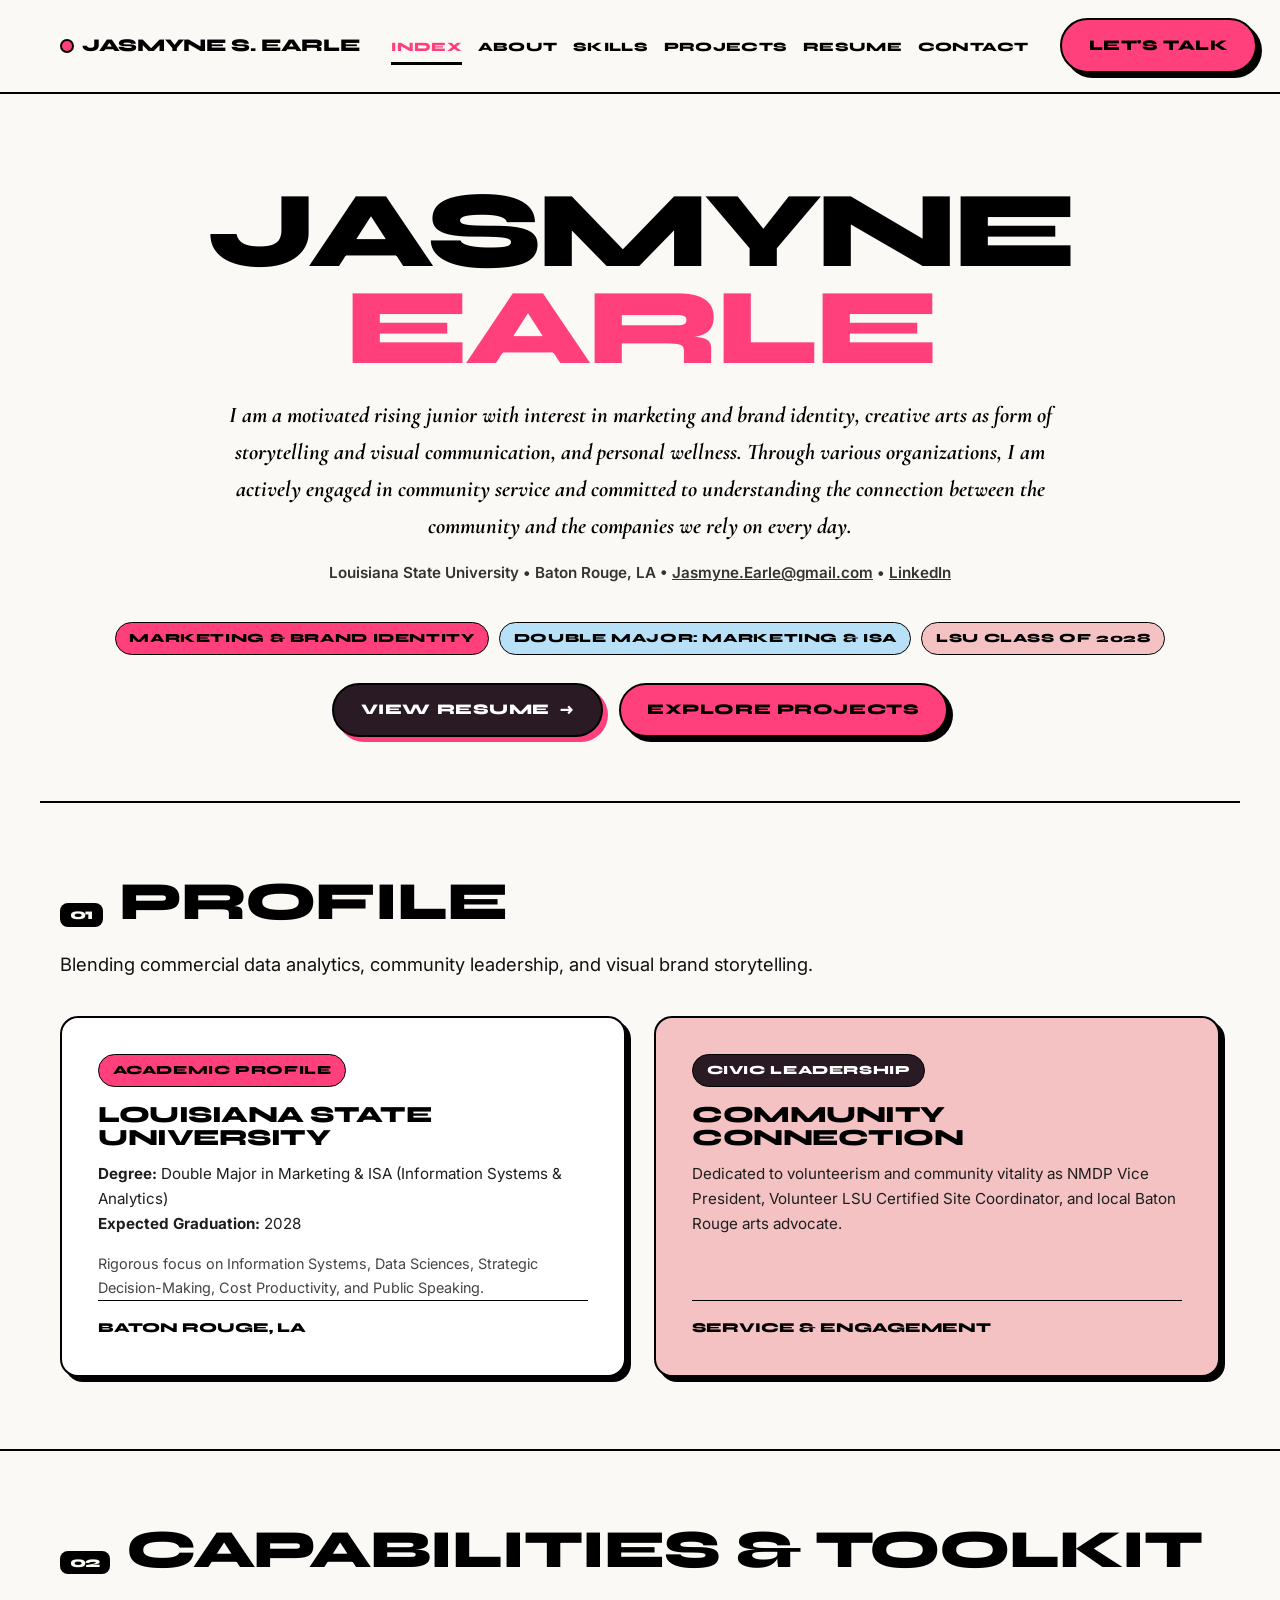
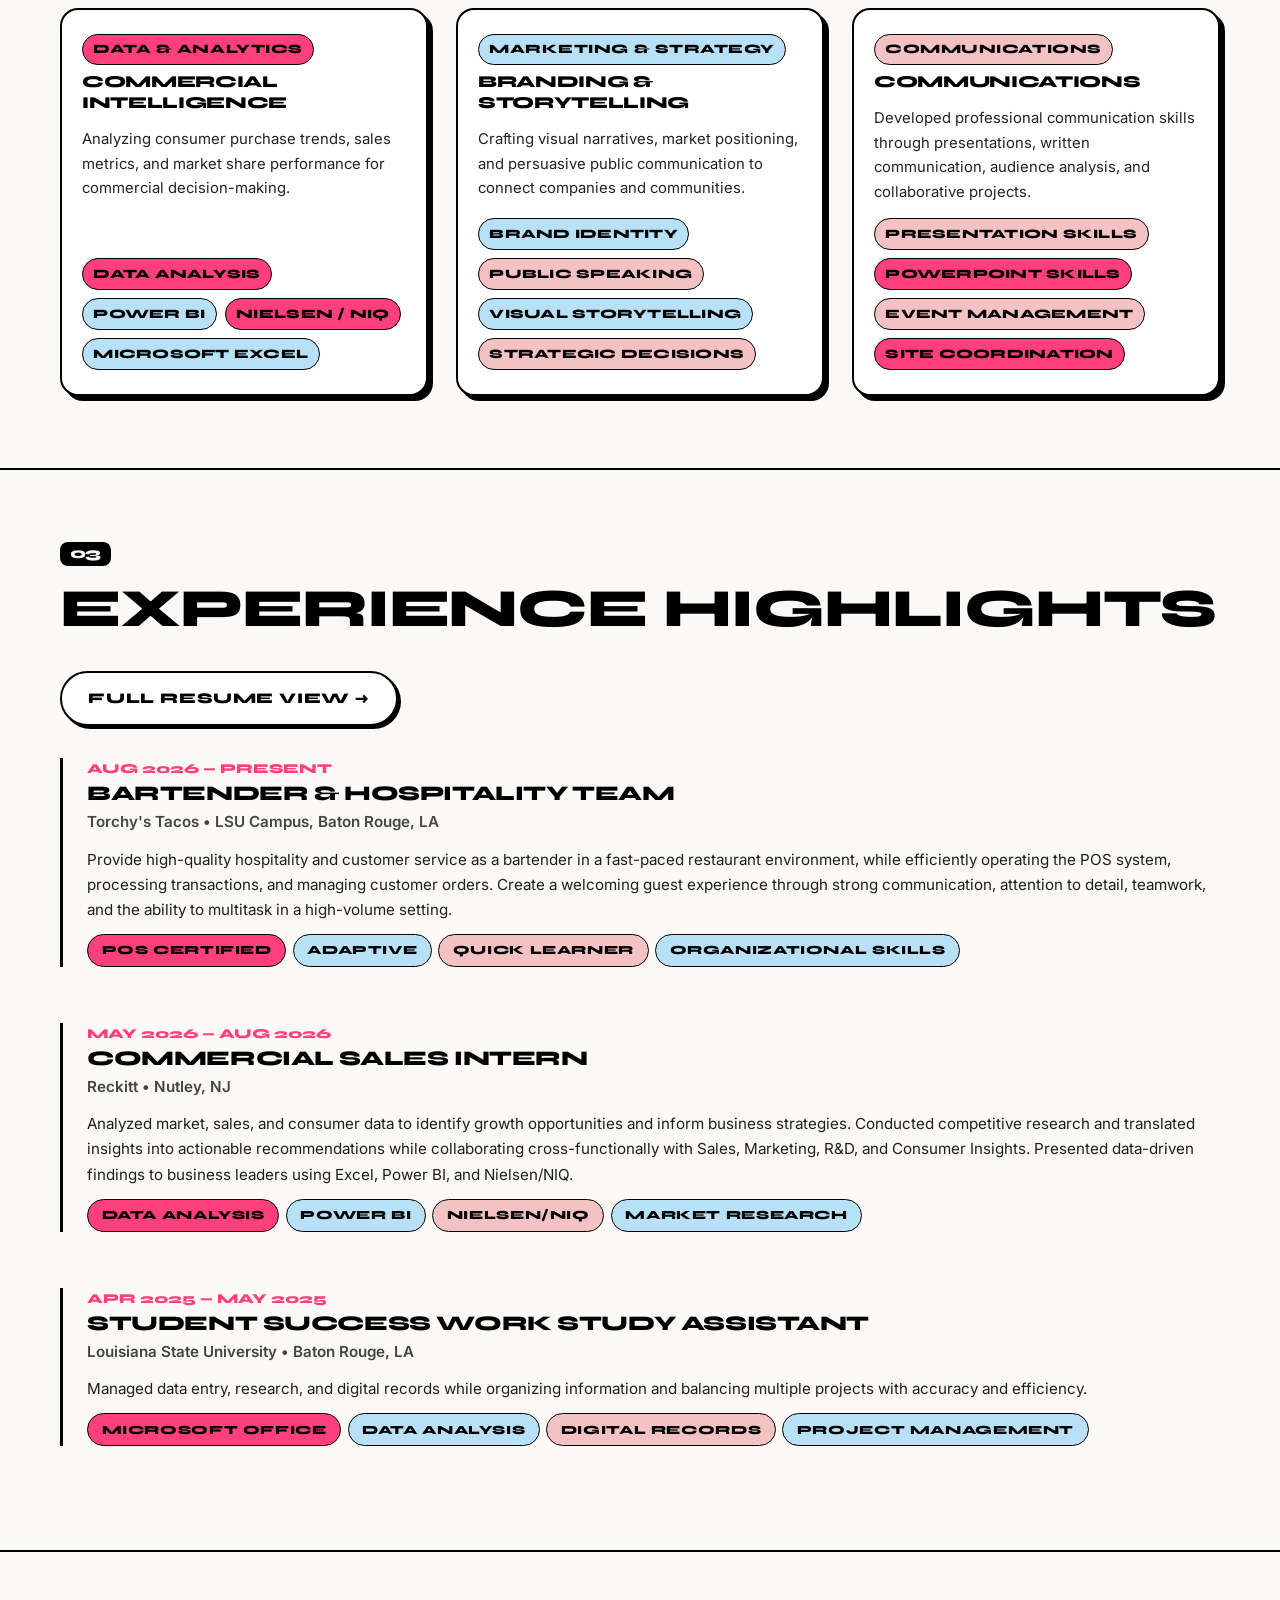
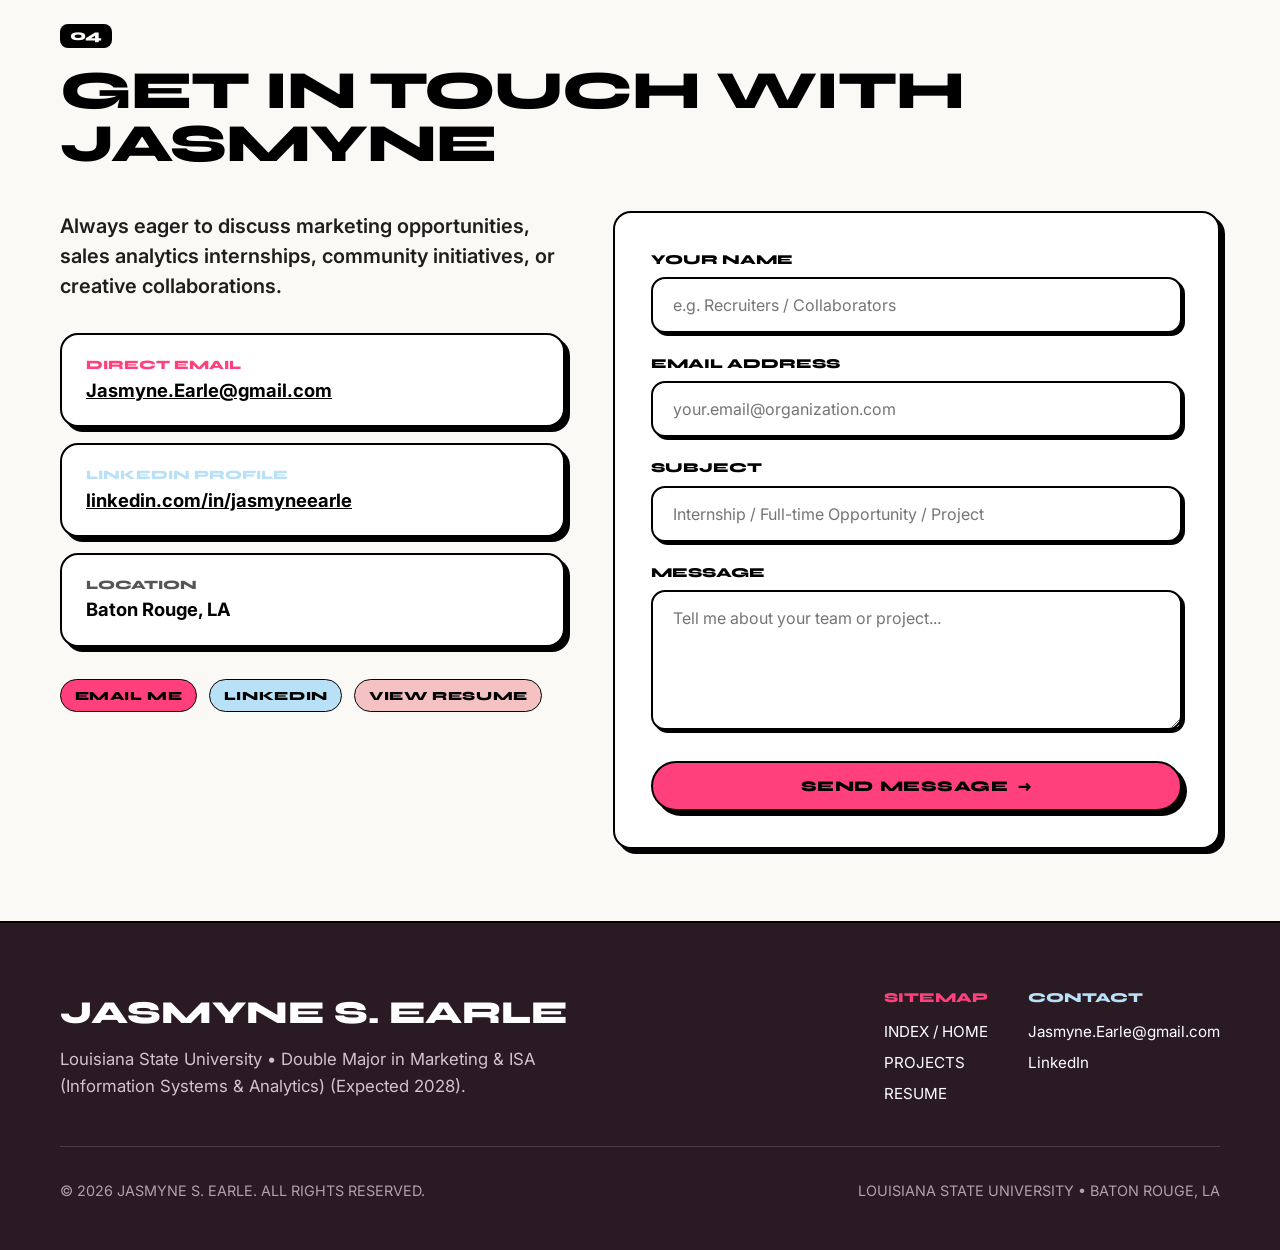
<file: index.html>
<!DOCTYPE html>
<html lang="en">
<head>
  <meta charset="UTF-8">
  <meta name="viewport" content="width=device-width, initial-scale=1.0">
  <meta name="description" content="Jasmyne S. Earle — Double Major in Marketing &amp; ISA (Information Systems &amp; Analytics) at Louisiana State University. Brand identity, commercial sales analytics, creative storytelling, and community leadership.">
  <meta name="author" content="Jasmyne S. Earle">
  <title>JASMYNE S. EARLE | Double Major in Marketing &amp; ISA (Information Systems &amp; Analytics)</title>

  <!-- Google Fonts: Syne (800) & Inter -->
  <link rel="preconnect" href="https://fonts.googleapis.com">
  <link rel="preconnect" href="https://fonts.gstatic.com" crossorigin>
  <link href="https://fonts.googleapis.com/css2?family=Inter:wght@400;500;600;700&family=Syne:wght@700;800&display=swap" rel="stylesheet">

  <!-- Shared Editorial Stylesheet -->
  <link rel="stylesheet" href="styles.css">
</head>
<body>

  <!-- =========================================================================
       1. GLOBAL EDITORIAL NAVIGATION (INDEX | ABOUT | SKILLS | PROJECTS | RESUME | CONTACT)
       ========================================================================= -->
  <header class="editorial-header" id="top">
    <div class="editorial-container">
      <nav class="editorial-nav" aria-label="Main Navigation">
        <!-- Editorial Brand -->
        <a href="index.html" class="editorial-brand" aria-label="Jasmyne S. Earle Home">
          <span class="brand-dot" aria-hidden="true"></span>
          <span>JASMYNE S. EARLE</span>
        </a>

        <!-- Navigation Links -->
        <ul class="nav-links-editorial">
          <li><a href="index.html" class="nav-link-item active" id="nav-home">INDEX</a></li>
          <li><a href="#about" class="nav-link-item" id="nav-about">ABOUT</a></li>
          <li><a href="#skills" class="nav-link-item" id="nav-skills">SKILLS</a></li>
          <li><a href="project.html" class="nav-link-item" id="nav-projects">PROJECTS</a></li>
          <li><a href="resume.html" class="nav-link-item" id="nav-resume">RESUME</a></li>
          <li><a href="#contact" class="nav-link-item" id="nav-contact">CONTACT</a></li>
        </ul>

        <!-- Right-Aligned Action Button -->
        <div class="editorial-nav-action">
          <a href="#contact" class="btn-editorial btn-pink" id="nav-cta-btn">LET'S TALK</a>
        </div>
      </nav>
    </div>
  </header>

  <!-- =========================================================================
       MAIN CONTENT CONTAINER
       ========================================================================= -->
  <main id="main-content">

    <!-- =======================================================================
         2. HERO SECTION & TYPOGRAPHY FIX (CENTER-ALIGNED)
         ======================================================================= -->
    <section class="editorial-section hero hero-section-centered" id="hero" style="padding-top: 4rem; padding-bottom: 4rem; text-align: center;">
      <div class="editorial-container hero-container-centered" style="width: 100%; display: flex; flex-direction: column; align-items: center; justify-content: center; text-align: center;">
        
        <!-- Strict 2-Line Centered Non-Wrapping Title -->
        <h1 class="hero-giant-title" id="main-hero-title" style="text-align: center;">
          <span class="hero-title-line-1" style="text-align: center;">JASMYNE</span>
          <span class="hero-title-line-2" style="text-align: center;">EARLE</span>
        </h1>

        <!-- Center-Aligned Official Bio & Clean Plain Text Contact Row -->
        <div class="hero-bio-centered">
          <p class="hero-bio-text">
            I am a motivated rising junior with interest in marketing and brand identity, creative arts as form of storytelling and visual communication, and personal wellness. Through various organizations, I am actively engaged in community service and committed to understanding the connection between the community and the companies we rely on every day.
          </p>
          <div class="hero-contact-row">
            <span>Louisiana State University &bull; Baton Rouge, LA &bull; <a href="mailto:Jasmyne.Earle@gmail.com" style="text-decoration: underline;">Jasmyne.Earle@gmail.com</a> &bull; <a href="https://www.linkedin.com/in/jasmyneearle" target="_blank" rel="noopener noreferrer" style="text-decoration: underline;">LinkedIn</a></span>
          </div>
        </div>

        <!-- Center-Aligned Pill Badge Container -->
        <div class="hero-pills-centered badge-pill-row" style="display: flex; flex-wrap: wrap; justify-content: center; gap: 10px; width: 100%; margin: 0 auto 1.75rem;">
          <span class="tag-pill pill-pink">MARKETING &amp; BRAND IDENTITY</span>
          <span class="tag-pill pill-ice">DOUBLE MAJOR: MARKETING &amp; ISA</span>
          <span class="tag-pill pill-dusty">LSU CLASS OF 2028</span>
        </div>

        <!-- Center-Aligned Call-To-Action Button Group Horizontally Below the Pills -->
        <div class="hero-cta-centered" style="display: flex; justify-content: center; align-items: center; gap: 1rem;">
          <a href="resume.html" class="btn-editorial btn-plum" id="hero-cta-resume">
            <span>VIEW RESUME</span>
            <span aria-hidden="true">→</span>
          </a>
          <a href="project.html" class="btn-editorial btn-pink" id="hero-cta-work">
            <span>EXPLORE PROJECTS</span>
          </a>
        </div>

      </div>
    </section>

    <!-- =======================================================================
         3. ABOUT ME SECTION (No image placeholders — text-focused editorial layout)
         ======================================================================= -->
    <section class="editorial-section" id="about" aria-labelledby="about-title">
      <div class="editorial-container">
        
        <h2 class="section-heading-editorial" id="about-title">
          <span class="section-number">01</span>
          <span>PROFILE</span>
        </h2>
        
        <p style="font-size: 1.15rem; max-width: 860px; margin-bottom: 2.25rem; color: #111111;">
          Blending commercial data analytics, community leadership, and visual brand storytelling.
        </p>

        <!-- Editorial About Grid (text cards only — no wireframe placeholders) -->
        <div style="display: grid; grid-template-columns: repeat(auto-fit, minmax(300px, 1fr)); gap: 1.75rem; margin-top: 1rem;">

          <!-- Academic Profile Card -->
          <div class="card-white-editorial" style="display: flex; flex-direction: column; justify-content: space-between;">
            <div>
              <span class="tag-pill pill-pink" style="margin-bottom: 1rem;">ACADEMIC PROFILE</span>
              <h3 style="font-size: 1.45rem; margin-bottom: 0.75rem;">LOUISIANA STATE UNIVERSITY</h3>
              <p style="font-size: 0.95rem; margin-bottom: 1rem;">
                <strong>Degree:</strong> Double Major in Marketing &amp; ISA (Information Systems &amp; Analytics)<br>
                <strong>Expected Graduation:</strong> 2028
              </p>
              <p style="font-size: 0.9rem; color: #444444;">
                Rigorous focus on Information Systems, Data Sciences, Strategic Decision-Making, Cost Productivity, and Public Speaking.
              </p>
            </div>
            <div style="font-family: var(--font-display); font-weight: 800; font-size: 0.85rem; padding-top: 1rem; border-top: 1px solid #000000;">
              BATON ROUGE, LA
            </div>
          </div>

          <!-- Community Connection Card -->
          <div class="card-dusty-pink" style="display: flex; flex-direction: column; justify-content: space-between;">
            <div>
              <span class="tag-pill pill-plum" style="margin-bottom: 1rem;">CIVIC LEADERSHIP</span>
              <h3 style="font-size: 1.45rem; margin-bottom: 0.75rem;">COMMUNITY CONNECTION</h3>
              <p style="font-size: 0.95rem;">
                Dedicated to volunteerism and community vitality as NMDP Vice President, Volunteer LSU Certified Site Coordinator, and local Baton Rouge arts advocate.
              </p>
            </div>
            <div style="font-family: var(--font-display); font-weight: 800; font-size: 0.85rem; padding-top: 1rem; border-top: 1px solid #000000;">
              SERVICE &amp; ENGAGEMENT
            </div>
          </div>

        </div>

      </div>
    </section>

    <!-- =======================================================================
         4. CORE SKILLS & CAPABILITIES SECTION (Pill Tags)
         ======================================================================= -->
    <section class="editorial-section" id="skills" aria-labelledby="skills-title">
      <div class="editorial-container">
        
        <h2 class="section-heading-editorial" id="skills-title">
          <span class="section-number">02</span>
          <span>CAPABILITIES &amp; TOOLKIT</span>
        </h2>

        <div style="display: grid; grid-template-columns: repeat(auto-fit, minmax(280px, 1fr)); gap: 1.75rem; margin-top: 2rem;">
          
          <!-- Skill Card 1: Data Analytics & Commercial Insights -->
          <div class="card-white-editorial toolkit-card skill-card">
            <div class="skill-card-header">
              <span class="tag-pill pill-pink">DATA &amp; ANALYTICS</span>
              <h3 class="skill-card-title">COMMERCIAL INTELLIGENCE</h3>
            </div>
            <p class="skill-card-desc">
              Analyzing consumer purchase trends, sales metrics, and market share performance for commercial decision-making.
            </p>
            <div style="display: flex; flex-wrap: wrap; gap: 0.5rem; margin-top: auto;">
              <span class="tag-pill pill-pink">Data Analysis</span>
              <span class="tag-pill pill-ice">Power BI</span>
              <span class="tag-pill pill-pink">Nielsen / NIQ</span>
              <span class="tag-pill pill-ice">Microsoft Excel</span>
            </div>
          </div>

          <!-- Skill Card 2: Marketing & Strategic Communication -->
          <div class="card-white-editorial toolkit-card skill-card">
            <div class="skill-card-header">
              <span class="tag-pill pill-ice">MARKETING &amp; STRATEGY</span>
              <h3 class="skill-card-title">BRANDING &amp; STORYTELLING</h3>
            </div>
            <p class="skill-card-desc">
              Crafting visual narratives, market positioning, and persuasive public communication to connect companies and communities.
            </p>
            <div style="display: flex; flex-wrap: wrap; gap: 0.5rem; margin-top: auto;">
              <span class="tag-pill pill-ice">Brand Identity</span>
              <span class="tag-pill pill-dusty">Public Speaking</span>
              <span class="tag-pill pill-ice">Visual Storytelling</span>
              <span class="tag-pill pill-dusty">Strategic Decisions</span>
            </div>
          </div>

          <!-- Skill Card 3: Communications -->
          <div class="card-white-editorial toolkit-card skill-card">
            <div class="skill-card-header">
              <span class="tag-pill pill-dusty">COMMUNICATIONS</span>
              <h3 class="skill-card-title">COMMUNICATIONS</h3>
            </div>
            <p class="skill-card-desc">
              Developed professional communication skills through presentations, written communication, audience analysis, and collaborative projects.
            </p>
            <div style="display: flex; flex-wrap: wrap; gap: 0.5rem; margin-top: auto;">
              <span class="tag-pill pill-dusty">Presentation Skills</span>
              <span class="tag-pill pill-pink">PowerPoint Skills</span>
              <span class="tag-pill pill-dusty">Event Management</span>
              <span class="tag-pill pill-pink">Site Coordination</span>
            </div>
          </div>

        </div>

      </div>
    </section>

    <!-- =======================================================================
         5. WORK EXPERIENCE HIGHLIGHTS
         ======================================================================= -->
    <section class="editorial-section" id="experience" aria-labelledby="experience-title">
      <div class="editorial-container">
        
        <div style="display: flex; justify-content: space-between; align-items: baseline; flex-wrap: wrap; gap: 1rem; margin-bottom: 2rem;">
          <h2 class="section-heading-editorial" id="experience-title">
            <span class="section-number">03</span>
            <span>EXPERIENCE HIGHLIGHTS</span>
          </h2>
          <a href="resume.html" class="btn-editorial btn-outline">
            <span>FULL RESUME VIEW →</span>
          </a>
        </div>

        <div style="display: flex; flex-direction: column; gap: 1.5rem;">
          
          <!-- Experience Item 1: Torchy's Tacos (Most Recent) -->
          <div class="resume-entry">
            <div class="resume-entry-date">AUG 2026 — PRESENT</div>
            <h3 class="resume-entry-title">BARTENDER &amp; HOSPITALITY TEAM</h3>
            <div class="resume-entry-org">Torchy's Tacos • LSU Campus, Baton Rouge, LA</div>
            <p style="font-size: 0.95rem; margin-bottom: 0.75rem;">
              Provide high-quality hospitality and customer service as a bartender in a fast-paced restaurant environment, while efficiently operating the POS system, processing transactions, and managing customer orders. Create a welcoming guest experience through strong communication, attention to detail, teamwork, and the ability to multitask in a high-volume setting.
            </p>
            <div style="display: flex; gap: 0.4rem; flex-wrap: wrap;">
              <span class="tag-pill pill-pink">POS Certified</span>
              <span class="tag-pill pill-ice">Adaptive</span>
              <span class="tag-pill pill-dusty">Quick Learner</span>
              <span class="tag-pill pill-ice">Organizational Skills</span>
            </div>
          </div>

          <!-- Experience Item 2: Reckitt -->
          <div class="resume-entry">
            <div class="resume-entry-date">MAY 2026 — AUG 2026</div>
            <h3 class="resume-entry-title">COMMERCIAL SALES INTERN</h3>
            <div class="resume-entry-org">Reckitt • Nutley, NJ</div>
            <p style="font-size: 0.95rem; margin-bottom: 0.75rem;">
              Analyzed market, sales, and consumer data to identify growth opportunities and inform business strategies. Conducted competitive research and translated insights into actionable recommendations while collaborating cross-functionally with Sales, Marketing, R&D, and Consumer Insights. Presented data-driven findings to business leaders using Excel, Power BI, and Nielsen/NIQ.
            </p>
            <div style="display: flex; gap: 0.4rem; flex-wrap: wrap;">
              <span class="tag-pill pill-pink">Data Analysis</span>
              <span class="tag-pill pill-ice">Power BI</span>
              <span class="tag-pill pill-dusty">Nielsen/NIQ</span>
              <span class="tag-pill pill-ice">Market Research</span>
            </div>
          </div>

          <!-- Experience Item 3: LSU Student Success -->
          <div class="resume-entry">
            <div class="resume-entry-date">APR 2025 — MAY 2025</div>
            <h3 class="resume-entry-title">STUDENT SUCCESS WORK STUDY ASSISTANT</h3>
            <div class="resume-entry-org">Louisiana State University • Baton Rouge, LA</div>
            <p style="font-size: 0.95rem; margin-bottom: 0.75rem;">
              Managed data entry, research, and digital records while organizing information and balancing multiple projects with accuracy and efficiency.
            </p>
            <div style="display: flex; gap: 0.4rem; flex-wrap: wrap;">
              <span class="tag-pill pill-pink">Microsoft Office</span>
              <span class="tag-pill pill-ice">Data Analysis</span>
              <span class="tag-pill pill-dusty">Digital Records</span>
              <span class="tag-pill pill-ice">Project Management</span>
            </div>
          </div>

        </div>

      </div>
    </section>

    <!-- =======================================================================
         6. CONTACT SECTION
         ======================================================================= -->
    <section class="editorial-section" id="contact" style="border-bottom: none;" aria-labelledby="contact-title">
      <div class="editorial-container">
        
        <h2 class="section-heading-editorial" id="contact-title">
          <span class="section-number">04</span>
          <span>GET IN TOUCH WITH JASMYNE</span>
        </h2>

        <div class="contact-editorial-grid">
          
          <div>
            <p style="font-size: 1.25rem; font-weight: 600; line-height: 1.5; margin-bottom: 2rem;">
              Always eager to discuss marketing opportunities, sales analytics internships, community initiatives, or creative collaborations.
            </p>

            <div style="display: flex; flex-direction: column; gap: 1rem; margin-bottom: 2rem;">
              <div class="card-white-editorial" style="padding: 1.25rem 1.5rem;">
                <div style="font-family: var(--font-display); font-weight: 800; font-size: 0.8rem; color: var(--accent-pink);">DIRECT EMAIL</div>
                <a href="mailto:Jasmyne.Earle@gmail.com" style="font-size: 1.15rem; font-weight: 700; color: #000000; text-decoration: underline;">Jasmyne.Earle@gmail.com</a>
              </div>

              <div class="card-white-editorial" style="padding: 1.25rem 1.5rem;">
                <div style="font-family: var(--font-display); font-weight: 800; font-size: 0.8rem; color: var(--accent-ice);">LINKEDIN PROFILE</div>
                <a href="https://www.linkedin.com/in/jasmyneearle" target="_blank" rel="noopener noreferrer" style="font-size: 1.15rem; font-weight: 700; color: #000000; text-decoration: underline;">linkedin.com/in/jasmyneearle</a>
              </div>

              <div class="card-white-editorial" style="padding: 1.25rem 1.5rem;">
                <div style="font-family: var(--font-display); font-weight: 800; font-size: 0.8rem; color: #555555;">LOCATION</div>
                <div style="font-size: 1.15rem; font-weight: 700;">Baton Rouge, LA</div>
              </div>
            </div>

            <div style="display: flex; gap: 0.75rem; flex-wrap: wrap;">
              <a href="mailto:Jasmyne.Earle@gmail.com" class="tag-pill pill-pink">EMAIL ME</a>
              <a href="https://www.linkedin.com/in/jasmyneearle" target="_blank" rel="noopener noreferrer" class="tag-pill pill-ice">LINKEDIN</a>
              <a href="resume.html" class="tag-pill pill-dusty">VIEW RESUME</a>
            </div>
          </div>

          <!-- Contact Form -->
          <div class="card-white-editorial">
            <form action="#" method="POST" onsubmit="event.preventDefault(); alert('Thank you, Jasmyne will receive your inquiry shortly.');">
              <div style="margin-bottom: 1.25rem;">
                <label for="name" style="display: block; font-family: var(--font-display); font-weight: 800; font-size: 0.85rem; margin-bottom: 0.4rem;">YOUR NAME</label>
                <input type="text" id="name" name="name" class="editorial-input" placeholder="e.g. Recruiters / Collaborators" required>
              </div>

              <div style="margin-bottom: 1.25rem;">
                <label for="email" style="display: block; font-family: var(--font-display); font-weight: 800; font-size: 0.85rem; margin-bottom: 0.4rem;">EMAIL ADDRESS</label>
                <input type="email" id="email" name="email" class="editorial-input" placeholder="your.email@organization.com" required>
              </div>

              <div style="margin-bottom: 1.25rem;">
                <label for="subject" style="display: block; font-family: var(--font-display); font-weight: 800; font-size: 0.85rem; margin-bottom: 0.4rem;">SUBJECT</label>
                <input type="text" id="subject" name="subject" class="editorial-input" placeholder="Internship / Full-time Opportunity / Project" required>
              </div>

              <div style="margin-bottom: 1.5rem;">
                <label for="message" style="display: block; font-family: var(--font-display); font-weight: 800; font-size: 0.85rem; margin-bottom: 0.4rem;">MESSAGE</label>
                <textarea id="message" name="message" class="editorial-textarea" placeholder="Tell me about your team or project..." required></textarea>
              </div>

              <button type="submit" class="btn-editorial btn-pink" style="width: 100%;">
                <span>SEND MESSAGE</span>
                <span aria-hidden="true">→</span>
              </button>
            </form>
          </div>

        </div>

      </div>
    </section>

  </main>

  <!-- =========================================================================
       7. EDITORIAL FOOTER
       ========================================================================= -->
  <footer class="editorial-footer">
    <div class="editorial-container">
      
      <div class="footer-top-row">
        <div>
          <div style="font-family: var(--font-display); font-weight: 800; font-size: 2rem; color: #FFFFFF; margin-bottom: 0.5rem;">
            JASMYNE S. EARLE
          </div>
          <p style="color: #D1C4CE; max-width: 480px;">
            Louisiana State University • Double Major in Marketing &amp; ISA (Information Systems &amp; Analytics) (Expected 2028).
          </p>
        </div>

        <div style="display: flex; gap: 2.5rem; flex-wrap: wrap;">
          <div>
            <div style="font-family: var(--font-display); font-weight: 800; font-size: 0.85rem; color: var(--accent-pink); margin-bottom: 0.75rem;">SITEMAP</div>
            <ul style="display: flex; flex-direction: column; gap: 0.4rem; font-size: 0.95rem;">
              <li><a href="index.html" style="color: #FFFFFF;">INDEX / HOME</a></li>
              <li><a href="project.html" style="color: #FFFFFF;">PROJECTS</a></li>
              <li><a href="resume.html" style="color: #FFFFFF;">RESUME</a></li>
            </ul>
          </div>
          <div>
            <div style="font-family: var(--font-display); font-weight: 800; font-size: 0.85rem; color: var(--accent-ice); margin-bottom: 0.75rem;">CONTACT</div>
            <ul style="display: flex; flex-direction: column; gap: 0.4rem; font-size: 0.95rem;">
              <li><a href="mailto:Jasmyne.Earle@gmail.com" style="color: #FFFFFF;">Jasmyne.Earle@gmail.com</a></li>
              <li><a href="https://www.linkedin.com/in/jasmyneearle" target="_blank" rel="noopener noreferrer" style="color: #FFFFFF;">LinkedIn</a></li>
            </ul>
          </div>
        </div>
      </div>

      <div class="footer-bottom-row">
        <div>© 2026 JASMYNE S. EARLE. ALL RIGHTS RESERVED.</div>
        <div>LOUISIANA STATE UNIVERSITY • BATON ROUGE, LA</div>
      </div>

    </div>
  </footer>

</body>
</html>
</file>
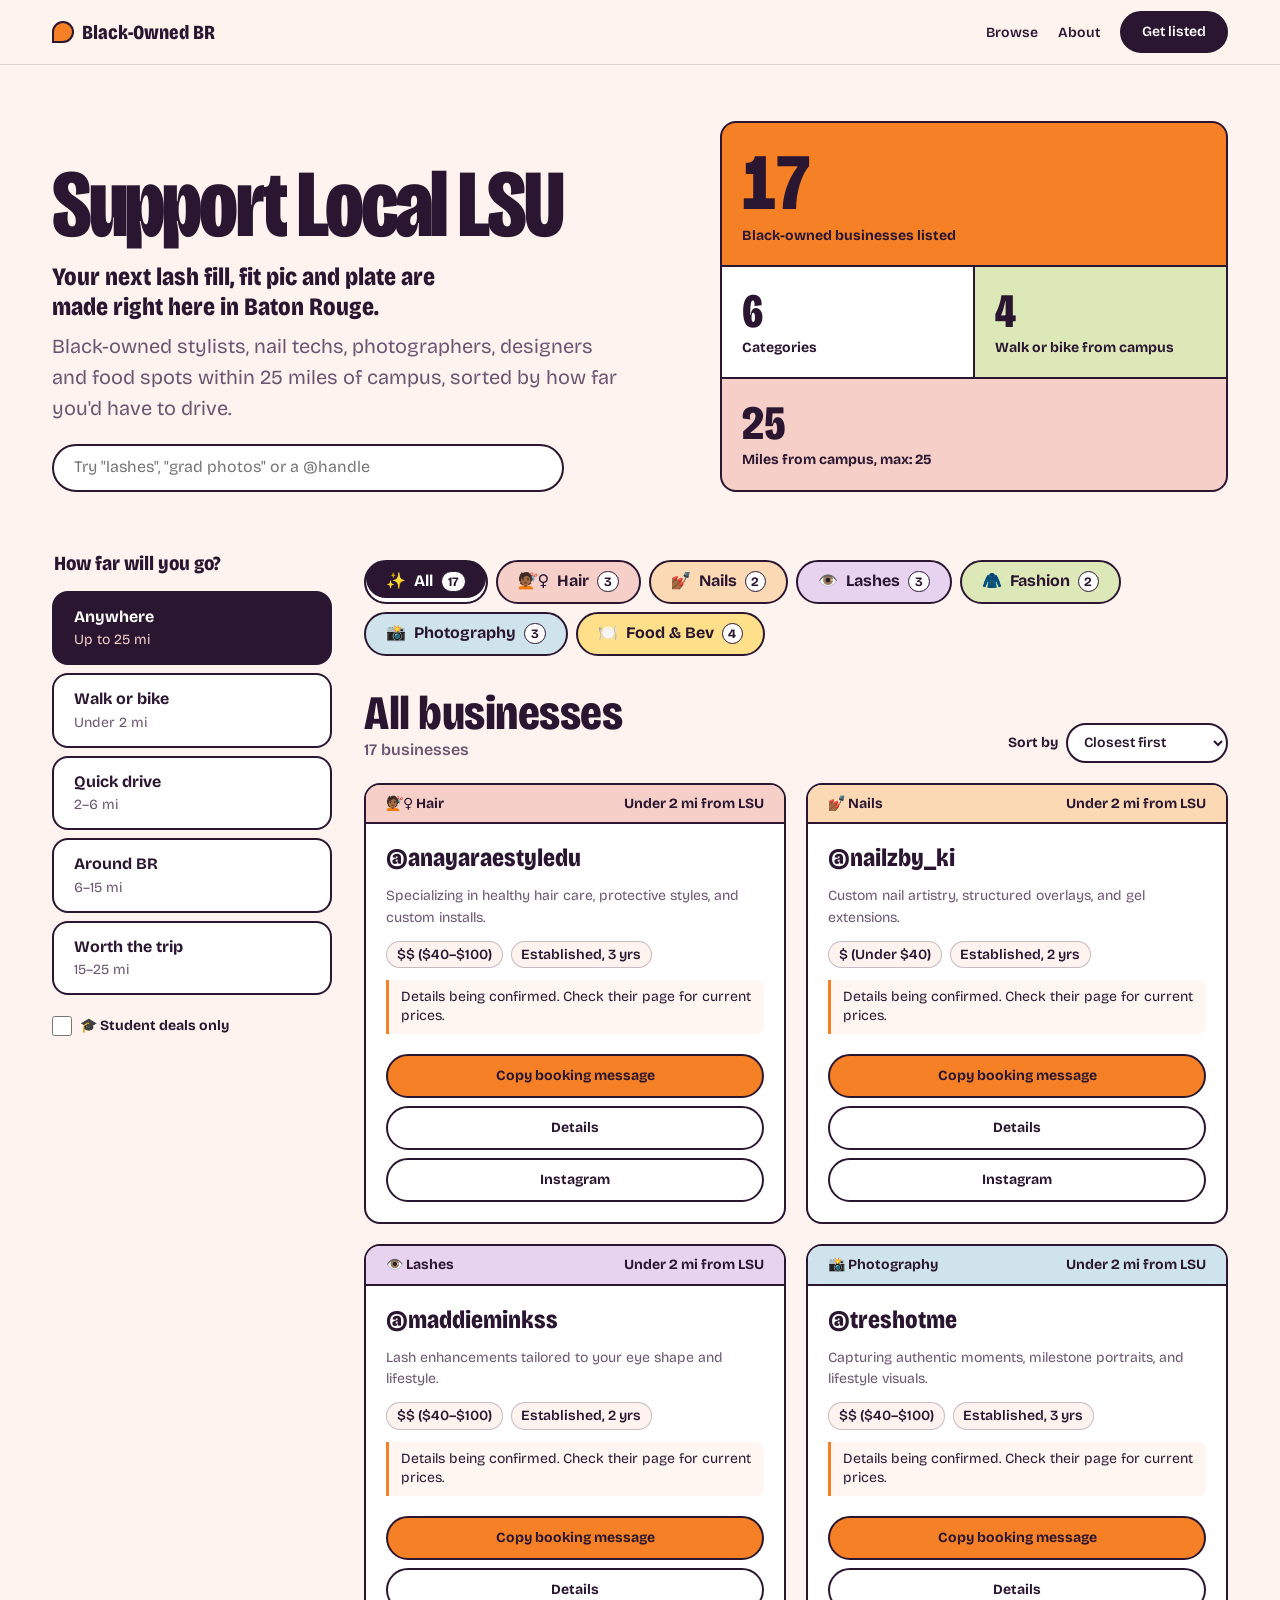
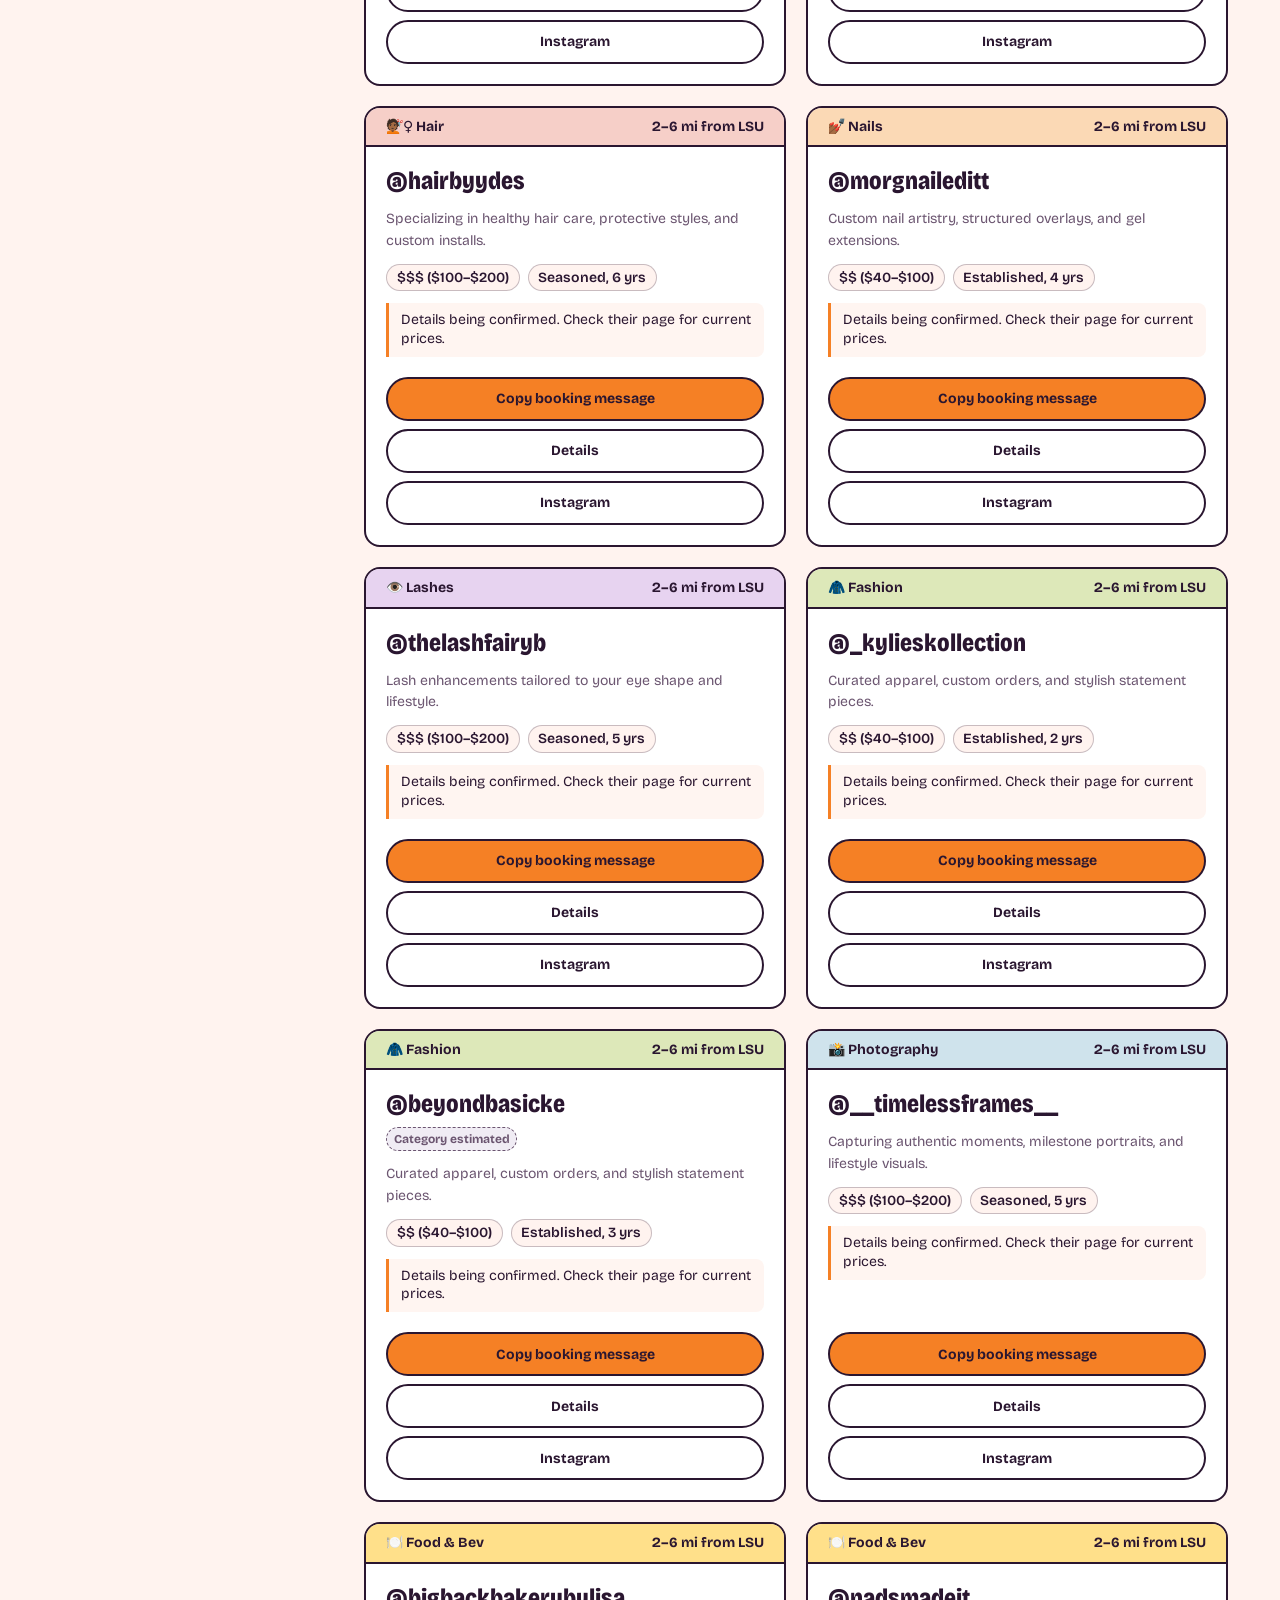
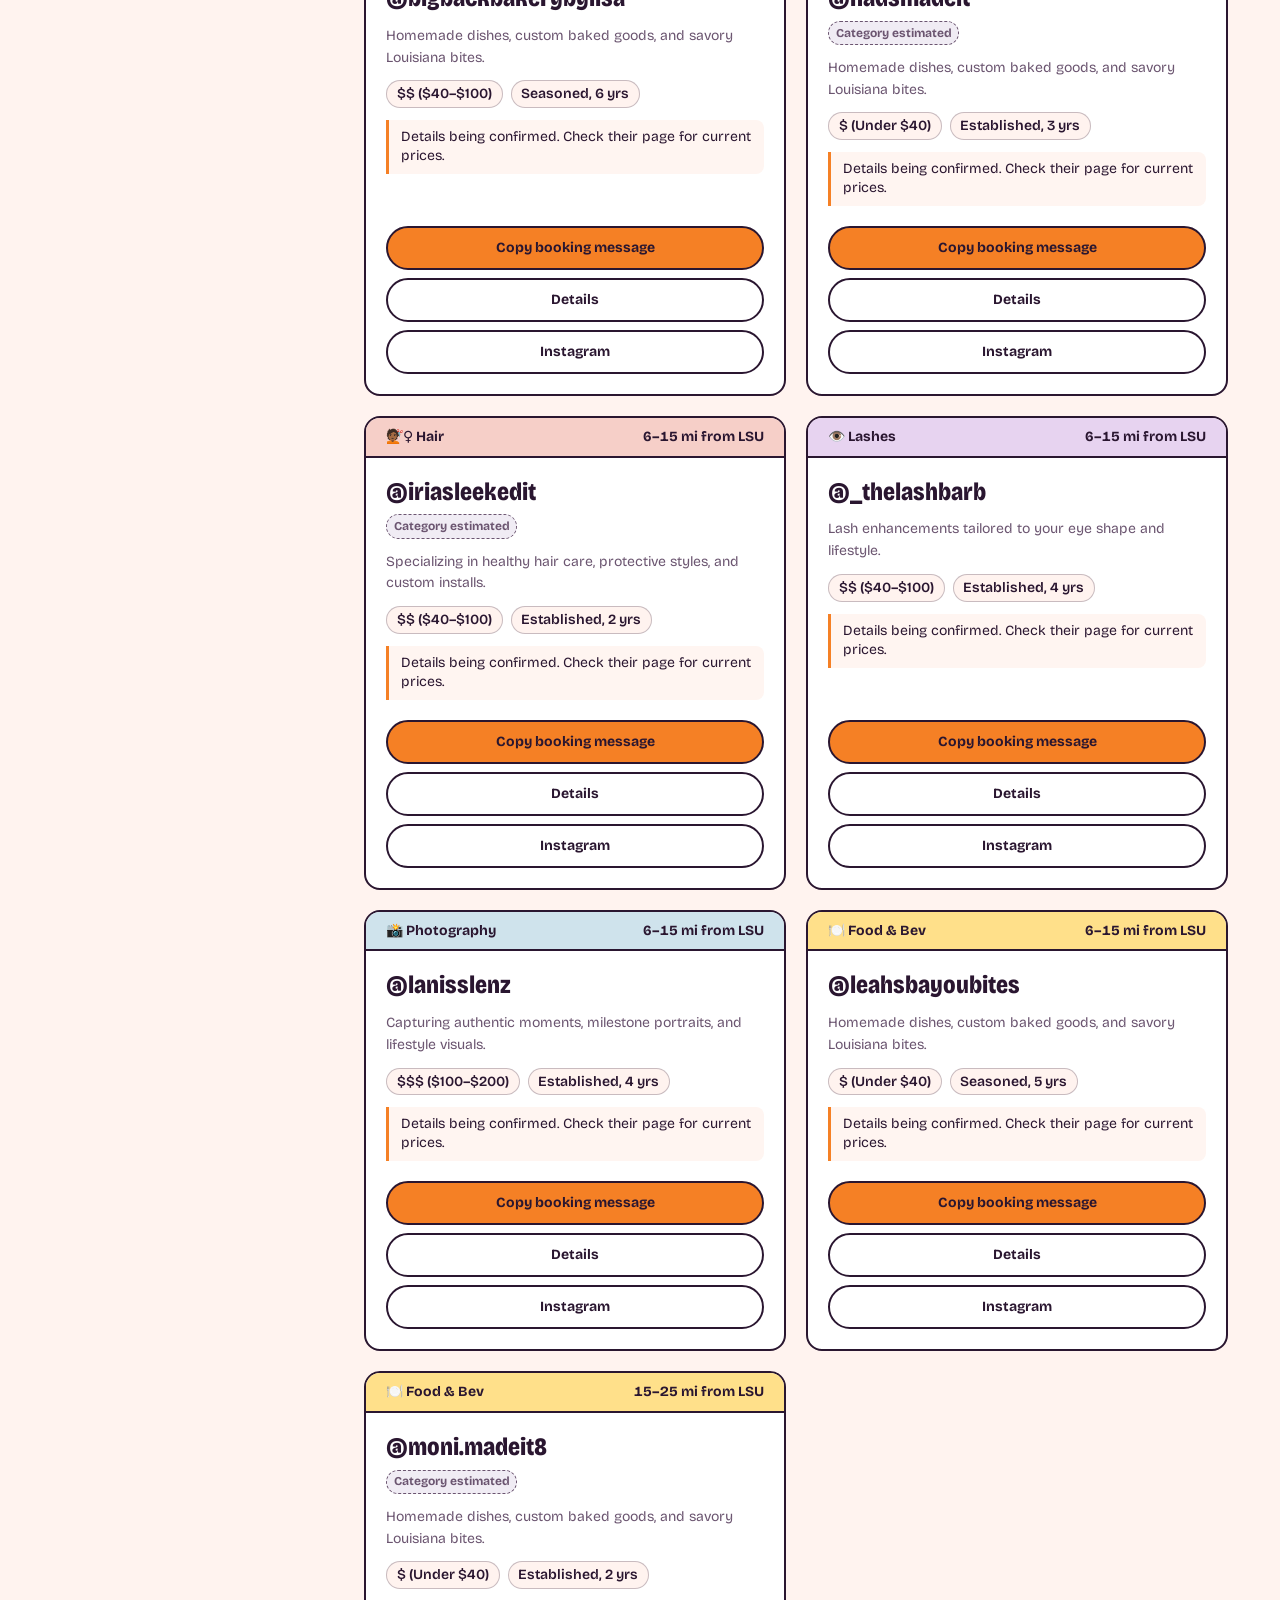
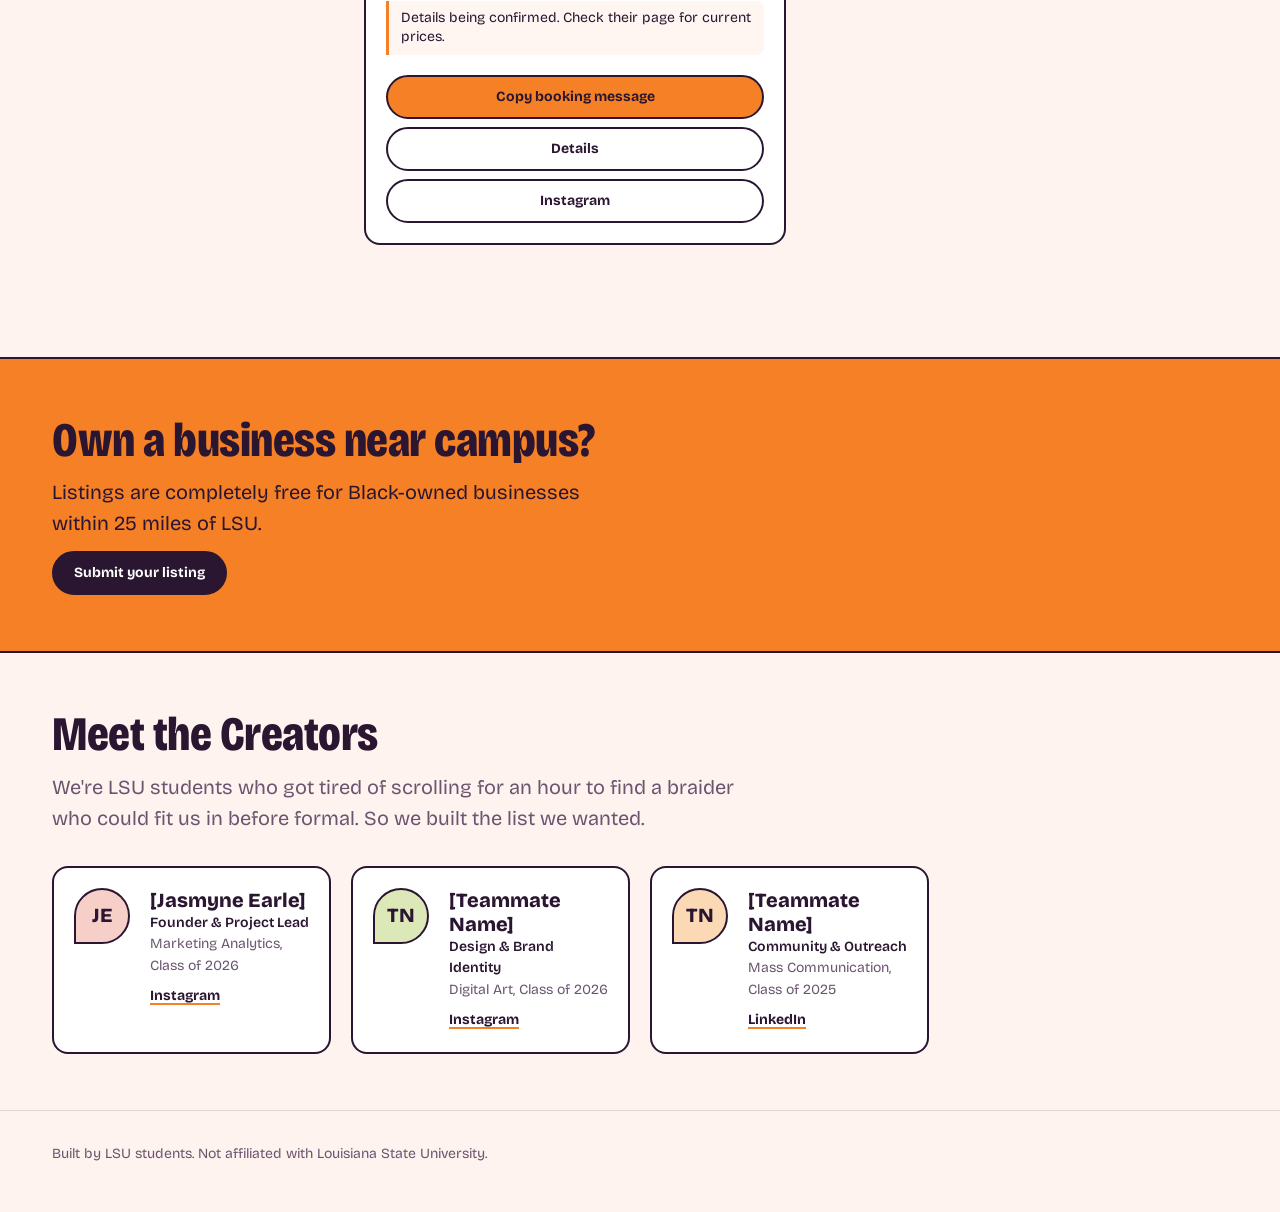
<file: br-black-business-directory/index.html>
<!DOCTYPE html>
<!--
  Black-Owned BR — LSU Student Directory
  Single-file release: HTML + CSS (in <style>) + JavaScript (in <script>).
  Runs directly in any browser (file://) with zero dependencies or build steps.
-->
<html lang="en">
<head>
  <meta charset="UTF-8" />
  <meta name="viewport" content="width=device-width, initial-scale=1, viewport-fit=cover" />
  <title>Black-Owned BR — Local businesses near LSU</title>
  <meta name="description" content="Find Black-owned stylists, nail techs, lash artists, photographers, fashion brands and food spots within 25 miles of LSU in Baton Rouge." />
  <meta name="theme-color" content="#FFF3EF" />
  <link rel="icon" href="data:image/svg+xml,<svg xmlns='http://www.w3.org/2000/svg' viewBox='0 0 100 100'><text y='.9em' font-size='90'>🌸</text></svg>" />

  <!-- Google Fonts: Bricolage Grotesque (variable: opsz, wdth 75..100, wght 400..800) -->
  <link rel="preconnect" href="https://fonts.googleapis.com" />
  <link rel="preconnect" href="https://fonts.gstatic.com" crossorigin />
  <link href="https://fonts.googleapis.com/css2?family=Bricolage+Grotesque:opsz,wdth,wght@12..96,75..100,400..800&display=swap" rel="stylesheet" />

  <style>
/* =========================================================
   DESIGN TOKENS & ROOT VARIABLES
   ========================================================= */
:root {
  /* Palette */
  --blush: #F6CFC8;          /* blush rose */
  --blush-soft: #FFF3EF;     /* page background */
  --orange: #F58025;         /* Princeton orange: primary buttons, highlights */
  --orange-hover: #FF9447;
  --pistachio: #DDE8B9;      /* pistachio cream: student-deal tags */
  --pistachio-deep: #5E7A22;
  --ink: #2A1630;            /* aubergine text, nod to LSU purple */
  --ink-muted: #6B5570;
  --white: #FFFFFF;

  /* Category colors */
  --cat-hair: var(--blush);
  --cat-nails: #FBD9B5;
  --cat-lashes: #E7D3F0;
  --cat-fashion: var(--pistachio);
  --cat-photography: #CFE3EC;
  --cat-food: #FFE08A;

  /* Typography */
  --font: "Bricolage Grotesque", "Avenir Next", "Segoe UI", system-ui, sans-serif;
  --text-xs: 0.75rem;
  --text-sm: 0.875rem;
  --text-base: 1rem;
  --text-md: 1.25rem;
  --text-lg: 1.563rem;
  --text-xl: clamp(1.9rem, 5.5vw, 3rem);
  --text-display: clamp(2.75rem, 11vw, 6rem);

  /* Spacing & Geometry */
  --space-2xs: 0.25rem;
  --space-xs: 0.5rem;
  --space-s: 0.75rem;
  --space-m: 1.25rem;
  --space-l: 2rem;
  --space-xl: 3.5rem;
  --radius-pill: 999px;
  --radius: 1rem;
  --line: 2px solid var(--ink);
  --header-h: 4rem;
  --max-width: 76rem;

  /* Dynamic tray offset */
  --tray-height: 0px;
}

/* ---------- Reset & Base ---------- */
*, *::before, *::after { box-sizing: border-box; }
* { margin: 0; }
html {
  -webkit-text-size-adjust: 100%;
  scroll-behavior: smooth;
  scroll-padding-top: calc(var(--header-h) + 4rem + env(safe-area-inset-top, 0px));
}
body {
  font-family: var(--font);
  font-size: var(--text-base);
  line-height: 1.55;
  color: var(--ink);
  background: var(--blush-soft);
  padding-bottom: calc(var(--tray-height) + env(safe-area-inset-bottom, 0px) + 1rem);
  overflow-x: hidden;
}
img, svg { display: block; max-width: 100%; }
input, button, select, textarea { font: inherit; color: inherit; }
ul[class] { list-style: none; padding: 0; }
a { color: inherit; }
fieldset { border: 0; padding: 0; min-width: 0; }

:focus-visible {
  outline: 3px solid var(--orange);
  outline-offset: 3px;
}

.visually-hidden {
  position: absolute !important;
  width: 1px; height: 1px;
  overflow: hidden; clip: rect(0 0 0 0); white-space: nowrap;
}
.skip-link {
  position: absolute; left: var(--space-s); top: -100px; z-index: 100;
  background: var(--ink); color: var(--white);
  padding: var(--space-xs) var(--space-m); border-radius: var(--radius-pill);
}
.skip-link:focus { top: var(--space-s); }

.container {
  width: 100%;
  max-width: var(--max-width);
  margin-inline: auto;
  padding-inline: var(--space-m);
}

.section-title {
  font-size: var(--text-xl);
  font-weight: 800;
  font-variation-settings: "wdth" 80;
  line-height: 1.05;
  letter-spacing: -0.01em;
}

/* ---------- Interactive Buttons ---------- */
.btn {
  display: inline-flex; align-items: center; justify-content: center;
  gap: var(--space-2xs);
  min-height: 44px;             /* 44px minimum thumb target */
  padding: 0 var(--space-m);
  border: var(--line);
  border-radius: var(--radius-pill);
  font-weight: 700;
  font-size: var(--text-sm);
  text-decoration: none;
  white-space: nowrap;
  cursor: pointer;
  transition: background-color 140ms ease, transform 120ms ease, color 140ms ease;
}
.btn:active { transform: translateY(1px); }
.btn--primary { background: var(--orange); color: var(--ink); }
.btn--primary:hover { background: var(--orange-hover); }
.btn--ghost { background: transparent; }
.btn--ghost:hover { background: var(--blush-soft); }
.btn--dark { background: var(--ink); color: var(--white); }
.btn--dark:hover { background: #3d2046; }
.btn--copy.is-copied {
  background: var(--pistachio) !important;
  color: var(--pistachio-deep) !important;
}

/* =========================================================
   1. STICKY HEADER
   ========================================================= */
.site-header {
  position: sticky; top: 0; z-index: 20;
  padding-top: env(safe-area-inset-top, 0px);
  background: color-mix(in srgb, var(--blush-soft) 94%, transparent);
  backdrop-filter: blur(10px);
  -webkit-backdrop-filter: blur(10px);
  border-bottom: 1px solid color-mix(in srgb, var(--ink) 14%, transparent);
}
.site-header__inner {
  display: flex; align-items: center; justify-content: space-between;
  gap: var(--space-m);
  height: var(--header-h);
}
.logo {
  display: flex; align-items: center; gap: var(--space-xs);
  white-space: nowrap;
  font-size: var(--text-md);
  font-weight: 800;
  font-variation-settings: "wdth" 80;
  text-decoration: none;
}
.logo__mark {
  width: 1.4rem; height: 1.4rem;
  border: var(--line);
  border-radius: 50% 50% 50% 0;  /* small orange teardrop shape */
  background: var(--orange);
}
.nav { display: flex; align-items: center; gap: var(--space-m); }
.nav a { font-weight: 600; text-decoration: none; font-size: var(--text-sm); }
.nav__item--desktop-only { display: none; }
.nav__cta {
  display: inline-block;
  padding: var(--space-xs) var(--space-m);
  border-radius: var(--radius-pill);
  background: var(--ink);
  color: var(--white);
  font-size: var(--text-sm);
  font-weight: 700;
  white-space: nowrap;
  border: var(--line);
}

/* =========================================================
   2. INTRO + IMPACT COUNTER
   ========================================================= */
.intro { padding-block: var(--space-l) var(--space-l); }
.intro__inner { display: grid; gap: var(--space-l); min-width: 0; }
.intro__text { min-width: 0; }

.intro__title {
  font-size: var(--text-display);
  font-weight: 800;
  font-variation-settings: "wdth" 75, "opsz" 96;
  line-height: 0.92;
  letter-spacing: -0.03em;
}
.intro__tagline {
  margin-top: var(--space-s);
  max-width: 32ch;
  font-size: var(--text-lg);
  font-weight: 800;
  font-variation-settings: "wdth" 82;
  line-height: 1.22;
}
.intro__lede {
  margin-top: var(--space-xs);
  max-width: 44ch;
  font-size: var(--text-md);
  color: var(--ink-muted);
}

.search {
  margin-top: var(--space-m);
  max-width: 32rem;
  background: var(--white);
  border: var(--line);
  border-radius: var(--radius-pill);
}
.search:focus-within { outline: 3px solid var(--orange); outline-offset: 3px; }
.search__input {
  width: 100%;
  min-height: 44px;
  padding: 0 var(--space-m);
  border: 0;
  background: transparent;
  font-size: 1rem;              /* ≥16px prevents iOS zoom on focus */
}
.search__input:focus { outline: none; }

/* Impact counter: 2px ink grid lines */
.impact {
  display: grid;
  grid-template-columns: 1fr 1fr;
  gap: 2px;
  background: var(--ink);
  border: var(--line);
  border-radius: var(--radius);
  overflow: hidden;
  min-width: 0;
}
.impact__item {
  display: flex; flex-direction: column-reverse; justify-content: flex-end;
  gap: var(--space-2xs);
  padding: var(--space-m);
  background: var(--white);
}
.impact__item--lead { grid-column: 1 / -1; background: var(--orange); }
.impact__item:nth-child(2) { background: var(--white); }
.impact__item:nth-child(3) { background: var(--pistachio); }
.impact__item:nth-child(4) { background: var(--blush); grid-column: 1 / -1; }
.impact dt { font-size: var(--text-sm); font-weight: 700; line-height: 1.3; }
.impact dd {
  font-size: var(--text-xl);
  font-weight: 800;
  font-variation-settings: "wdth" 75;
  line-height: 1;
  font-variant-numeric: tabular-nums;
}
.impact__item--lead dd { font-size: clamp(3rem, 13vw, 5rem); }

/* =========================================================
   3. DASHBOARD (SIDEBAR + RESULTS)
   ========================================================= */
.dashboard {
  display: grid;
  gap: var(--space-m);
  padding-bottom: var(--space-xl);
}
.dashboard > * { min-width: 0; }

.filter-title {
  font-weight: 800;
  font-size: var(--text-md);
  font-variation-settings: "wdth" 85;
  margin-bottom: var(--space-s);
}

/* Proximity zones */
.zone-filter__options {
  display: flex;
  gap: var(--space-xs);
  overflow-x: auto;
  padding: 4px;
  margin: -4px;
  scrollbar-width: none;
  scroll-snap-type: x proximity;
}
.zone-filter__options::-webkit-scrollbar { display: none; }

.zone {
  flex: 0 0 auto;
  scroll-snap-align: start;
  display: flex; flex-direction: column;
  min-width: 8.5rem;
  padding: var(--space-s) var(--space-m);
  border: var(--line);
  border-radius: var(--radius);
  background: var(--white);
  cursor: pointer;
  transition: background-color 120ms ease;
}
.zone__name { font-weight: 700; }
.zone__range { font-size: var(--text-sm); color: var(--ink-muted); }
.zone:hover { background: var(--blush-soft); }
input:checked + .zone { background: var(--ink); color: var(--white); }
input:checked + .zone .zone__range { color: var(--blush); }
input:focus-visible + .zone { outline: 3px solid var(--orange); outline-offset: 3px; }

.toggle {
  display: flex; align-items: center; gap: var(--space-xs);
  margin-top: var(--space-m);
  font-weight: 700;
  font-size: var(--text-sm);
  cursor: pointer;
}
.toggle input {
  width: 1.25rem; height: 1.25rem;
  accent-color: var(--pistachio-deep);
  cursor: pointer;
}

/* Category bar: sticky under header */
.category-bar {
  position: sticky;
  top: calc(var(--header-h) + env(safe-area-inset-top, 0px));
  z-index: 10;
  margin-inline: calc(var(--space-m) * -1);
  padding: var(--space-s) var(--space-m);
  background: var(--blush-soft);
}
.category-bar__scroll {
  display: flex;
  gap: var(--space-xs);
  overflow-x: auto;
  padding: 4px;
  margin: -4px;
  scrollbar-width: none;
}
.category-bar__scroll::-webkit-scrollbar { display: none; }

.chip {
  flex: 0 0 auto;
  display: inline-flex; align-items: center; gap: var(--space-xs);
  min-height: 44px;
  padding: 0 var(--space-m);
  border: var(--line);
  border-radius: var(--radius-pill);
  background: var(--chip, var(--white));
  font-weight: 700;
  white-space: nowrap;
  cursor: pointer;
  transition: background-color 120ms ease, color 120ms ease;
}
.chip__count {
  min-width: 1.6em;
  padding: 0 0.45em;
  border: 1.5px solid var(--ink);
  border-radius: var(--radius-pill);
  background: var(--white);
  color: var(--ink);
  font-size: 0.8rem;
  text-align: center;
}
input:checked + .chip {
  background: var(--ink) !important;
  color: var(--white);
  box-shadow: inset 0 -4px 0 var(--chip);
}
input:checked + .chip .chip__count {
  background: var(--white);
  color: var(--ink);
}
input:focus-visible + .chip { outline: 3px solid var(--orange); outline-offset: 3px; }

/* Hair sub-filter panel */
.hair-filter {
  margin-top: var(--space-m);
  padding: var(--space-m);
  background: var(--blush);
  border: var(--line);
  border-radius: var(--radius);
}
.hair-filter[hidden] { display: none; }
.hair-filter .filter-title { margin-bottom: var(--space-xs); font-size: var(--text-sm); }
.check-list { display: flex; flex-wrap: wrap; gap: var(--space-xs); }
.check-pill {
  display: inline-flex; align-items: center;
  min-height: 38px;
  padding: 0 var(--space-s);
  border: var(--line);
  border-radius: var(--radius-pill);
  background: var(--white);
  font-size: var(--text-sm);
  font-weight: 600;
  cursor: pointer;
}
input:checked + .check-pill {
  background: var(--ink);
  color: var(--white);
}
input:focus-visible + .check-pill { outline: 3px solid var(--orange); outline-offset: 3px; }

/* Results header */
.results__head {
  display: flex; flex-wrap: wrap; align-items: flex-end;
  justify-content: space-between;
  gap: var(--space-xs);
  margin-block: var(--space-m);
}
.results__count { font-weight: 600; color: var(--ink-muted); }
.sort { display: flex; align-items: center; gap: var(--space-xs); font-size: var(--text-sm); font-weight: 700; }
.sort select {
  min-height: 40px;
  padding: 0 var(--space-s);
  border: var(--line);
  border-radius: var(--radius-pill);
  background: var(--white);
  font-weight: 600;
  font-size: var(--text-sm);
  cursor: pointer;
}

/* Card Grid & Provider Card */
.card-grid {
  display: grid;
  grid-template-columns: repeat(auto-fill, minmax(min(100%, 19rem), 1fr));
  gap: var(--space-m);
}

.card {
  display: flex; flex-direction: column;
  background: var(--white);
  border: var(--line);
  border-radius: var(--radius);
  overflow: hidden;
  box-shadow: none;              /* NO drop shadows */
  transition: transform 120ms ease;
  cursor: pointer;
}
.card.is-highlighted {
  outline: 4px solid var(--orange) !important;
  outline-offset: 3px;
}
.card__top {
  display: flex; justify-content: space-between; align-items: center;
  padding: var(--space-xs) var(--space-m);
  background: var(--chip, var(--blush));
  border-bottom: var(--line);
  font-size: var(--text-sm);
  font-weight: 700;
}
.card__dist { font-variant-numeric: tabular-nums; white-space: nowrap; }
.card__body {
  display: flex; flex-direction: column; gap: var(--space-s);
  flex: 1;
  padding: var(--space-m);
}
.card__name {
  font-size: var(--text-lg);
  font-weight: 800;
  font-variation-settings: "wdth" 82;
  line-height: 1.15;
  overflow-wrap: anywhere;
  word-break: break-word;
}
.badge--guess {
  align-self: flex-start;
  font-size: var(--text-xs);
  font-weight: 700;
  background: #f0ecf4;
  color: var(--ink-muted);
  border: 1px dashed var(--ink-muted);
  border-radius: var(--radius-pill);
  padding: 0.15em 0.55em;
  margin-top: -0.25rem;
}
.card__desc { color: var(--ink-muted); font-size: var(--text-sm); }

.tags { display: flex; flex-wrap: wrap; gap: var(--space-xs); }
.tag {
  padding: 0.15em 0.7em;
  border: 1.5px solid color-mix(in srgb, var(--ink) 25%, transparent);
  border-radius: var(--radius-pill);
  background: var(--blush-soft);
  font-size: var(--text-sm);
  font-weight: 600;
}
.tag--deal { background: var(--pistachio); border-color: var(--pistachio-deep); color: var(--pistachio-deep); }

.card__unverified {
  border-left: 3px solid var(--orange);
  background: color-mix(in srgb, var(--blush-soft) 85%, white);
  padding: var(--space-xs) var(--space-s);
  border-radius: 0 0.5rem 0.5rem 0;
  font-size: var(--text-sm);
  color: var(--ink);
  line-height: 1.35;
}

.card__details {
  display: grid; gap: var(--space-s);
  padding: var(--space-s);
  border-radius: calc(var(--radius) / 2);
  background: var(--blush-soft);
  font-size: var(--text-sm);
  border: 1px dashed color-mix(in srgb, var(--ink) 25%, transparent);
}
.card__details[hidden] { display: none; }
.card__details h4 { font-size: var(--text-sm); color: var(--ink-muted); }
.card__details ul { padding-left: 1.1em; }

.card__actions {
  display: flex; flex-wrap: wrap; gap: var(--space-xs);
  margin-top: auto;
  padding-top: var(--space-xs);
}
.card__actions .btn { flex: 1 1 auto; padding: 0 0.85rem; font-size: var(--text-sm); }
.card__actions .btn--copy { flex-basis: 100%; min-height: 44px; }
.card__actions .btn--details { flex-basis: 100%; }

.empty-state {
  display: grid; justify-items: start; gap: var(--space-m);
  padding: var(--space-l);
  border: 2px dashed var(--ink);
  border-radius: var(--radius);
  background: var(--white);
}
.empty-state[hidden] { display: none; }

/* =========================================================
   4. LIST YOUR BUSINESS (CTA BAND)
   ========================================================= */
.cta-band {
  margin-top: var(--space-xl);
  padding-block: var(--space-xl);
  background: var(--orange);
  border-block: var(--line);
}
.cta-band__inner { display: grid; justify-items: start; gap: var(--space-s); }
.cta-band p { max-width: 44ch; font-size: var(--text-md); }

/* =========================================================
   5. MEET THE CREATORS
   ========================================================= */
.creators { padding-block: var(--space-xl); }
.creators__lede {
  margin-top: var(--space-s);
  max-width: 54ch;
  font-size: var(--text-md);
  color: var(--ink-muted);
}
.creator-grid {
  display: grid;
  grid-template-columns: repeat(auto-fill, minmax(min(100%, 16rem), 1fr));
  gap: var(--space-m);
  margin-top: var(--space-l);
}
.creator {
  display: flex; align-items: flex-start; gap: var(--space-m);
  padding: var(--space-m);
  border: var(--line);
  border-radius: var(--radius);
  background: var(--white);
}
.creator__avatar {
  flex: 0 0 auto;
  display: grid; place-items: center;
  width: 3.5rem; height: 3.5rem;
  border: var(--line);
  border-radius: 50% 50% 50% 0;   /* teardrop avatar echoing logo */
  background: var(--chip, var(--blush));
  font-weight: 800;
  font-size: var(--text-md);
}
.creator__name { font-size: var(--text-md); font-weight: 800; line-height: 1.2; }
.creator__role { font-weight: 600; font-size: var(--text-sm); }
.creator__meta { font-size: var(--text-sm); color: var(--ink-muted); }
.creator__link {
  display: inline-block;
  margin-top: var(--space-xs);
  font-size: var(--text-sm);
  font-weight: 700;
  text-decoration-color: var(--orange);
  text-decoration-thickness: 2px;
  text-underline-offset: 3px;
}

.site-footer {
  padding-block: var(--space-l);
  border-top: 1px solid color-mix(in srgb, var(--ink) 14%, transparent);
  font-size: var(--text-sm);
  color: var(--ink-muted);
}

/* =========================================================
   6. RECENTLY VIEWED TRAY (BOTTOM FIXED)
   ========================================================= */
.tray {
  position: fixed;
  left: 0; right: 0; bottom: 0;
  z-index: 50;
  background: var(--white);
  border-top: var(--line);
  box-shadow: 0 -4px 20px rgba(42, 22, 48, 0.12);
  transition: transform 180ms ease;
}
.tray[hidden] { display: none; }
.tray__header {
  display: flex; align-items: center; justify-content: space-between;
  padding: var(--space-xs) var(--space-m);
  background: var(--white);
  border-bottom: 1px solid color-mix(in srgb, var(--ink) 12%, transparent);
}
.tray__toggle {
  display: inline-flex; align-items: center; gap: var(--space-xs);
  background: none; border: 0;
  font-weight: 800; font-size: var(--text-sm);
  cursor: pointer;
  padding: 0;
}
.tray__badge {
  background: var(--orange);
  color: var(--ink);
  font-size: var(--text-xs);
  font-weight: 800;
  padding: 0.1em 0.55em;
  border-radius: var(--radius-pill);
  border: 1.5px solid var(--ink);
}
.tray__chevron {
  display: inline-block;
  font-size: 0.75rem;
  transition: transform 180ms ease;
}
.tray--collapsed .tray__chevron {
  transform: rotate(180deg);
}
.tray--collapsed .tray__body {
  display: none;
}
.tray__clear {
  background: none; border: 0; padding: 0;
  font-size: var(--text-sm); font-weight: 600;
  color: var(--ink-muted);
  text-decoration: underline; text-underline-offset: 3px;
  cursor: pointer;
}
.tray__body {
  padding: var(--space-s) var(--space-m);
  background: var(--blush-soft);
}
.tray__scroll {
  display: flex;
  gap: var(--space-s);
  overflow-x: auto;
  scroll-snap-type: x proximity;
  padding-bottom: 4px;
}
.tray-card {
  flex: 0 0 13.5rem;
  width: 13.5rem;
  scroll-snap-align: start;
  position: relative;
  display: flex; flex-direction: column; gap: var(--space-2xs);
  padding: var(--space-s);
  border: var(--line);
  border-radius: var(--radius);
  background: var(--chip, var(--white));
  font-size: var(--text-sm);
  cursor: pointer;
}
.tray-card__top {
  display: flex; align-items: flex-start; justify-content: space-between;
  gap: var(--space-xs);
}
.tray-card__name {
  font-weight: 800;
  font-size: var(--text-sm);
  line-height: 1.2;
  overflow-wrap: anywhere;
}
.tray-card__remove {
  background: var(--white);
  border: 1.5px solid var(--ink);
  border-radius: var(--radius-pill);
  width: 1.4rem; height: 1.4rem;
  display: grid; place-items: center;
  font-size: var(--text-xs);
  font-weight: 800;
  line-height: 1;
  cursor: pointer;
  flex: 0 0 auto;
}
.tray-card__cat {
  font-weight: 600;
  font-size: var(--text-xs);
  color: var(--ink-muted);
}
.tray-card__table {
  width: 100%;
  border-collapse: collapse;
  margin-top: var(--space-2xs);
  font-size: var(--text-xs);
}
.tray-card__table td {
  padding: 1px 0;
}
.tray-card__table td:last-child {
  text-align: right;
  font-weight: 700;
}

/* =========================================================
   7. TOAST NOTIFICATION
   ========================================================= */
.toast {
  position: fixed;
  left: 50%;
  bottom: calc(var(--tray-height) + 1.25rem);
  transform: translateX(-50%) translateY(16px);
  z-index: 60;
  display: flex; align-items: center; gap: var(--space-s);
  max-width: min(92vw, 32rem);
  padding: var(--space-s) var(--space-m);
  background: var(--ink);
  color: var(--white);
  border: 2px solid var(--orange);
  border-radius: var(--radius-pill);
  box-shadow: 0 8px 24px rgba(42, 22, 48, 0.35);
  font-size: var(--text-sm);
  font-weight: 600;
  opacity: 0;
  visibility: hidden;
  transition: opacity 180ms ease, transform 180ms ease, visibility 180ms ease;
  pointer-events: none;
}
.toast.is-visible {
  opacity: 1;
  visibility: visible;
  transform: translateX(-50%) translateY(0);
  pointer-events: auto;
}
.toast__link {
  display: inline-flex; align-items: center; justify-content: center;
  min-height: 32px;
  padding: 0 var(--space-s);
  background: var(--orange);
  color: var(--ink);
  border-radius: var(--radius-pill);
  font-size: var(--text-xs);
  font-weight: 800;
  text-decoration: none;
  white-space: nowrap;
}

/* =========================================================
   RESPONSIVE BREAKPOINTS
   ========================================================= */
/* Tablet & Up */
@media (min-width: 40rem) {
  .nav__item--desktop-only { display: list-item; }
  .impact { grid-template-columns: repeat(3, 1fr); }
  .impact__item:nth-child(4) { grid-column: auto; }
}

/* Desktop Sidebar Layout (≥ 60rem) */
@media (min-width: 60rem) {
  .intro { padding-block: var(--space-xl); }
  .intro__inner {
    grid-template-columns: 1.25fr 1fr;
    align-items: end;
  }
  .impact { grid-template-columns: 1fr 1fr; }
  .impact__item:nth-child(4) { grid-column: 1 / -1; }

  .dashboard {
    grid-template-columns: 15.5rem 1fr;
    gap: var(--space-l);
    align-items: start;
  }
  .sidebar {
    position: sticky;
    top: calc(var(--header-h) + var(--space-m) + env(safe-area-inset-top, 0px));
  }
  .zone-filter__options {
    flex-direction: column;
    overflow: visible;
  }
  .zone { min-width: 0; }
  .category-bar__scroll {
    flex-wrap: wrap;
    overflow: visible;
  }
}

@media (min-width: 80rem) {
  .dashboard { grid-template-columns: 17.5rem 1fr; }
}

@media (prefers-reduced-motion: reduce) {
  html { scroll-behavior: auto; }
  *, *::before, *::after { transition: none !important; animation: none !important; }
}
  </style>
</head>
<body>
  <a class="skip-link" href="#results">Skip to directory</a>

  <!-- Global virtual filter form referenced via form="filter-form" -->
  <form id="filter-form" hidden></form>

  <!-- =======================================================
       1. STICKY HEADER
       ======================================================= -->
  <header class="site-header">
    <div class="container site-header__inner">
      <a href="#" class="logo" aria-label="Black-Owned BR home">
        <span class="logo__mark" aria-hidden="true"></span>
        <span>Black-Owned BR</span>
      </a>
      <nav aria-label="Main Navigation">
        <ul class="nav">
          <li><a href="#results">Browse</a></li>
          <li class="nav__item--desktop-only"><a href="#creators">About</a></li>
          <li><a href="#list-your-business" class="nav__cta">Get listed</a></li>
        </ul>
      </nav>
    </div>
  </header>

  <main>
    <!-- =======================================================
         2. INTRO + IMPACT COUNTER
         ======================================================= -->
    <section class="intro" aria-labelledby="intro-title">
      <div class="container intro__inner">
        <div class="intro__text">
          <h1 id="intro-title" class="intro__title">Support Local LSU</h1>
          <p class="intro__tagline">
            Your next lash fill, fit pic and plate are made right here in Baton Rouge.
          </p>
          <p class="intro__lede">
            Black-owned stylists, nail techs, photographers, designers and food spots
            within 25 miles of campus, sorted by how far you'd have to drive.
          </p>

          <div class="search">
            <label for="search-input" class="visually-hidden">Search businesses</label>
            <input id="search-input" class="search__input" type="search" name="q"
                   form="filter-form" placeholder='Try "lashes", "grad photos" or a @handle' autocomplete="off" />
          </div>
        </div>

        <!-- Dynamic Impact Counter (Computed from data) -->
        <dl class="impact" aria-label="Directory impact">
          <div class="impact__item impact__item--lead">
            <dt>Black-owned businesses listed</dt>
            <dd data-stat="businesses">17</dd>
          </div>
          <div class="impact__item">
            <dt>Categories</dt>
            <dd data-stat="categories">6</dd>
          </div>
          <div class="impact__item">
            <dt>Walk or bike from campus</dt>
            <dd data-stat="campus">4</dd>
          </div>
          <div class="impact__item">
            <dt>Miles from campus, max: 25</dt>
            <dd data-stat="miles">25</dd>
          </div>
        </dl>
      </div>
    </section>

    <!-- =======================================================
         3. DASHBOARD (SIDEBAR + RESULTS)
         ======================================================= -->
    <div class="container dashboard">

      <!-- ---------- SIDEBAR ---------- -->
      <aside class="sidebar" aria-label="Filters">
        <fieldset class="zone-filter">
          <legend class="filter-title">How far will you go?</legend>
          <div class="zone-filter__options">
            <input type="radio" id="zone-all" name="zone" value="all" form="filter-form" class="visually-hidden" checked />
            <label for="zone-all" class="zone">
              <span class="zone__name">Anywhere</span>
              <span class="zone__range">Up to 25 mi</span>
            </label>

            <input type="radio" id="zone-campus" name="zone" value="campus" form="filter-form" class="visually-hidden" />
            <label for="zone-campus" class="zone">
              <span class="zone__name">Walk or bike</span>
              <span class="zone__range">Under 2 mi</span>
            </label>

            <input type="radio" id="zone-near" name="zone" value="near" form="filter-form" class="visually-hidden" />
            <label for="zone-near" class="zone">
              <span class="zone__name">Quick drive</span>
              <span class="zone__range">2–6 mi</span>
            </label>

            <input type="radio" id="zone-metro" name="zone" value="metro" form="filter-form" class="visually-hidden" />
            <label for="zone-metro" class="zone">
              <span class="zone__name">Around BR</span>
              <span class="zone__range">6–15 mi</span>
            </label>

            <input type="radio" id="zone-greater" name="zone" value="greater" form="filter-form" class="visually-hidden" />
            <label for="zone-greater" class="zone">
              <span class="zone__name">Worth the trip</span>
              <span class="zone__range">15–25 mi</span>
            </label>
          </div>
        </fieldset>

        <label class="toggle" for="deals-only">
          <input type="checkbox" id="deals-only" name="dealsOnly" form="filter-form" />
          <span>🎓 Student deals only</span>
        </label>
      </aside>

      <!-- ---------- RESULTS ---------- -->
      <section id="results" class="results" aria-labelledby="results-title">

        <!-- Sticky category rail -->
        <fieldset class="category-bar">
          <legend class="visually-hidden">Category</legend>
          <div class="category-bar__scroll" id="category-options"><!-- Generated by JS --></div>
        </fieldset>

        <!-- Hair type sub-filter (Visible ONLY when Hair is selected) -->
        <fieldset class="hair-filter" id="hair-filter" hidden>
          <legend class="filter-title">Hair type</legend>
          <div class="check-list" id="hair-type-options"><!-- Generated by JS --></div>
        </fieldset>

        <div class="results__head">
          <div>
            <h2 id="results-title" class="section-title">All businesses</h2>
            <p class="results__count" id="result-count" aria-live="polite">17 businesses</p>
          </div>
          <div class="sort">
            <label for="sort-select">Sort by</label>
            <select id="sort-select" name="sort" form="filter-form">
              <option value="distance">Closest first</option>
              <option value="price">Lowest price</option>
              <option value="experience">Most experience</option>
            </select>
          </div>
        </div>

        <ul class="card-grid" id="business-grid"></ul>

        <div class="empty-state" id="empty-state" hidden>
          <p>No businesses match these filters. Try widening your distance or clearing your active filters.</p>
          <button type="button" class="btn btn--ghost" id="clear-filters">Clear filters</button>
        </div>
      </section>
    </div>

    <!-- =======================================================
         4. LIST YOUR BUSINESS CTA
         ======================================================= -->
    <section id="list-your-business" class="cta-band" aria-labelledby="cta-title">
      <div class="container cta-band__inner">
        <h2 id="cta-title" class="section-title">Own a business near campus?</h2>
        <p>Listings are completely free for Black-owned businesses within 25 miles of LSU.</p>
        <a href="#" class="btn btn--dark">Submit your listing</a>
      </div>
    </section>

    <!-- =======================================================
         5. MEET THE CREATORS
         ======================================================= -->
    <section id="creators" class="creators" aria-labelledby="creators-title">
      <div class="container">
        <h2 id="creators-title" class="section-title">Meet the Creators</h2>
        <p class="creators__lede">
          We're LSU students who got tired of scrolling for an hour to find a braider
          who could fit us in before formal. So we built the list we wanted.
        </p>
        <ul class="creator-grid">
          <li class="creator">
            <span class="creator__avatar" aria-hidden="true" style="--chip: var(--blush)">JE</span>
            <div>
              <h3 class="creator__name">[Jasmyne Earle]</h3>
              <p class="creator__role">Founder &amp; Project Lead</p>
              <p class="creator__meta">Marketing Analytics, Class of 2026</p>
              <a href="#" class="creator__link">Instagram</a>
            </div>
          </li>
          <li class="creator">
            <span class="creator__avatar" aria-hidden="true" style="--chip: var(--pistachio)">TN</span>
            <div>
              <h3 class="creator__name">[Teammate Name]</h3>
              <p class="creator__role">Design &amp; Brand Identity</p>
              <p class="creator__meta">Digital Art, Class of 2026</p>
              <a href="#" class="creator__link">Instagram</a>
            </div>
          </li>
          <li class="creator">
            <span class="creator__avatar" aria-hidden="true" style="--chip: var(--cat-nails)">TN</span>
            <div>
              <h3 class="creator__name">[Teammate Name]</h3>
              <p class="creator__role">Community &amp; Outreach</p>
              <p class="creator__meta">Mass Communication, Class of 2025</p>
              <a href="#" class="creator__link">LinkedIn</a>
            </div>
          </li>
        </ul>
      </div>
    </section>
  </main>

  <!-- =======================================================
       6. RECENTLY VIEWED TRAY (FIXED BOTTOM)
       ======================================================= -->
  <aside id="recently-viewed-tray" class="tray" aria-label="Recently viewed businesses" hidden>
    <div class="tray__header">
      <button type="button" class="tray__toggle" id="tray-toggle" aria-expanded="true" aria-controls="tray-body">
        <span>Recently viewed</span>
        <span class="tray__badge" id="tray-count">0</span>
        <span class="tray__chevron" aria-hidden="true">▼</span>
      </button>
      <button type="button" class="tray__clear" id="tray-clear">Clear</button>
    </div>
    <div class="tray__body" id="tray-body">
      <div class="tray__scroll" id="tray-list"></div>
    </div>
  </aside>

  <!-- =======================================================
       7. DM TOAST NOTIFICATION
       ======================================================= -->
  <div id="toast" class="toast" role="status" aria-live="polite" hidden>
    <span>Message copied. Paste it in their DMs.</span>
    <a id="toast-ig-link" class="toast__link" href="#" target="_blank" rel="noopener">Open Instagram DM</a>
  </div>

  <footer class="site-footer">
    <div class="container">
      <p>Built by LSU students. Not affiliated with Louisiana State University.</p>
    </div>
  </footer>

  <!-- =======================================================
       VANILLA JAVASCRIPT APPLICATION LOGIC
       ======================================================= -->
  <script>
(() => {
  "use strict";

  /* =======================================================
     1. CONFIG
     ======================================================= */
  const CATEGORIES = [
    { id: "hair",        label: "Hair",        emoji: "💇🏾♀️", color: "var(--cat-hair)" },
    { id: "nails",       label: "Nails",       emoji: "💅🏾",   color: "var(--cat-nails)" },
    { id: "lashes",      label: "Lashes",      emoji: "👁️",    color: "var(--cat-lashes)" },
    { id: "fashion",     label: "Fashion",     emoji: "🧥",    color: "var(--cat-fashion)" },
    { id: "photography", label: "Photography", emoji: "📸",    color: "var(--cat-photography)" },
    { id: "food",        label: "Food & Bev",  emoji: "🍽️",    color: "var(--cat-food)" },
  ];

  const ZONES = {
    campus:  { order: 1, label: "Walk or bike",   range: "Under 2 mi",  maxMiles: 2 },
    near:    { order: 2, label: "Quick drive",    range: "2–6 mi",      maxMiles: 6 },
    metro:   { order: 3, label: "Around BR",      range: "6–15 mi",     maxMiles: 15 },
    greater: { order: 4, label: "Worth the trip", range: "15–25 mi",    maxMiles: 25 },
  };

  const PRICE_RANGES = {
    "$":    { order: 1, label: "Under $40" },
    "$$":   { order: 2, label: "$40–$100" },
    "$$$":  { order: 3, label: "$100–$200" },
    "$$$$": { order: 4, label: "$200+" },
  };

  const HAIR_TYPES = [
    { id: "type-3",  label: "Curly (3A–3C)" },
    { id: "type-4",  label: "Coily (4A–4C)" },
    { id: "locs",    label: "Locs" },
    { id: "relaxed", label: "Relaxed / pressed" },
    { id: "wigs",    label: "Wigs & units" },
    { id: "mens",    label: "Men's cuts" },
  ];

  const CATEGORY_DEFAULTS = {
    hair: {
      description: "Specializing in healthy hair care, protective styles, and custom installs.",
      specialties: ["Silk press", "Protective styling", "Custom installs", "Natural hair care"],
    },
    nails: {
      description: "Custom nail artistry, structured overlays, and gel extensions.",
      specialties: ["Gel-X sets", "Structured gel", "Nail art", "Pedicures"],
    },
    lashes: {
      description: "Lash enhancements tailored to your eye shape and lifestyle.",
      specialties: ["Classic lash sets", "Hybrid volume", "Lash fills", "Lash care"],
    },
    fashion: {
      description: "Curated apparel, custom orders, and stylish statement pieces.",
      specialties: ["Streetwear", "Custom pieces", "Game day fits", "Curated styles"],
    },
    photography: {
      description: "Capturing authentic moments, milestone portraits, and lifestyle visuals.",
      specialties: ["Grad portraits", "Headshots", "Creative shoots", "Event coverage"],
    },
    food: {
      description: "Homemade dishes, custom baked goods, and savory Louisiana bites.",
      specialties: ["Baked treats", "Soul food specials", "Catering & orders", "Custom treats"],
    },
  };

  /* =======================================================
     2. PROVIDER DATA
     NOTE ON DATA: Only the Instagram handles below are real accounts
     in the Baton Rouge area. All pricing, years of experience, locations,
     and service details are temporary placeholders. Business owners should
     review and verify their listing details before public launch.
     ======================================================= */
  const RAW_PROVIDERS = [
    // hair
    { handle: "anayaraestyledu", category: "hair", zone: "campus", priceRange: "$$", yearsExperience: 3, hairTypes: ["type-3", "type-4"] },
    { handle: "hairbyydes", category: "hair", zone: "near", priceRange: "$$$", yearsExperience: 6, hairTypes: ["type-4", "wigs"] },
    { handle: "iriasleekedit", category: "hair", zone: "metro", priceRange: "$$", yearsExperience: 2, hairTypes: ["type-4", "relaxed"], categoryGuess: true },

    // nails
    { handle: "nailzby_ki", category: "nails", zone: "campus", priceRange: "$", yearsExperience: 2 },
    { handle: "morgnaileditt", category: "nails", zone: "near", priceRange: "$$", yearsExperience: 4 },

    // lashes
    { handle: "maddieminkss", category: "lashes", zone: "campus", priceRange: "$$", yearsExperience: 2 },
    { handle: "thelashfairyb", category: "lashes", zone: "near", priceRange: "$$$", yearsExperience: 5 },
    { handle: "_thelashbarb", category: "lashes", zone: "metro", priceRange: "$$", yearsExperience: 4 },

    // fashion
    { handle: "_kylieskollection", category: "fashion", zone: "near", priceRange: "$$", yearsExperience: 2 },
    { handle: "beyondbasicke", category: "fashion", zone: "near", priceRange: "$$", yearsExperience: 3, categoryGuess: true },

    // photography
    { handle: "__timelessframes__", category: "photography", zone: "near", priceRange: "$$$", yearsExperience: 5 },
    { handle: "treshotme", category: "photography", zone: "campus", priceRange: "$$", yearsExperience: 3 },
    { handle: "lanisslenz", category: "photography", zone: "metro", priceRange: "$$$", yearsExperience: 4 },

    // food
    { handle: "leahsbayoubites", category: "food", zone: "metro", priceRange: "$", yearsExperience: 5 },
    { handle: "bigbackbakerybylisa", category: "food", zone: "near", priceRange: "$$", yearsExperience: 6 },
    { handle: "nadsmadeit", category: "food", zone: "near", priceRange: "$", yearsExperience: 3, categoryGuess: true },
    { handle: "moni.madeit8", category: "food", zone: "greater", priceRange: "$", yearsExperience: 2, categoryGuess: true },
  ];

  function normalize(raw) {
    const catDef = CATEGORY_DEFAULTS[raw.category] || { description: "", specialties: [] };
    const slug = raw.handle.toLowerCase().replace(/[^a-z0-9_-]/g, "");
    return {
      id: slug,
      handle: raw.handle,
      displayName: null,
      category: raw.category,
      zone: raw.zone,
      priceRange: raw.priceRange,
      yearsExperience: raw.yearsExperience,
      hairTypes: raw.hairTypes || [],
      categoryGuess: Boolean(raw.categoryGuess),
      description: catDef.description,
      specialties: catDef.specialties,
      studentDeal: null,
      instagram: raw.handle,
      tiktok: null,
      verified: false,
    };
  }

  const providers = RAW_PROVIDERS.map(normalize);

  /* =======================================================
     3. HELPERS
     ======================================================= */
  const byId = (list) => Object.fromEntries(list.map((x) => [x.id, x]));
  const categoryMap = byId(CATEGORIES);
  const hairTypeMap = byId(HAIR_TYPES);
  const providerMap = Object.fromEntries(providers.map((p) => [p.id, p]));

  function esc(value = "") {
    return String(value)
      .replaceAll("&", "&amp;")
      .replaceAll("<", "&lt;")
      .replaceAll(">", "&gt;")
      .replaceAll('"', "&quot;")
      .replaceAll("'", "&#39;");
  }

  function getExperienceTier(years) {
    if (years >= 5) return "Seasoned";
    if (years >= 2) return "Established";
    return "Rising";
  }

  function formatYears(years) {
    return `${years} ${years === 1 ? "yr" : "yrs"}`;
  }

  /* DOM references */
  const form = document.getElementById("filter-form");
  const els = {
    grid: document.getElementById("business-grid"),
    count: document.getElementById("result-count"),
    title: document.getElementById("results-title"),
    empty: document.getElementById("empty-state"),
    clearBtn: document.getElementById("clear-filters"),
    categoryOptions: document.getElementById("category-options"),
    hairFilter: document.getElementById("hair-filter"),
    hairOptions: document.getElementById("hair-type-options"),
    tray: document.getElementById("recently-viewed-tray"),
    trayList: document.getElementById("tray-list"),
    trayCount: document.getElementById("tray-count"),
    trayToggle: document.getElementById("tray-toggle"),
    trayClear: document.getElementById("tray-clear"),
    toast: document.getElementById("toast"),
    toastIgLink: document.getElementById("toast-ig-link"),
  };

  /* =======================================================
     4. FILTERING & RENDERING
     ======================================================= */
  function buildCategoryChips() {
    const chips = [{ id: "all", label: "All", emoji: "✨", color: "var(--white)" }, ...CATEGORIES];
    els.categoryOptions.innerHTML = chips.map((c, i) => `
      <input type="radio" id="cat-${c.id}" name="category" value="${c.id}"
             form="filter-form" class="visually-hidden" ${i === 0 ? "checked" : ""} />
      <label for="cat-${c.id}" class="chip" style="--chip: ${c.color}">
        <span aria-hidden="true">${c.emoji}</span> ${esc(c.label)}
        <span class="chip__count" data-count-for="${c.id}">0</span>
      </label>`).join("");
  }

  function buildHairTypeOptions() {
    els.hairOptions.innerHTML = HAIR_TYPES.map((h) => `
      <input type="checkbox" id="hair-${h.id}" name="hairType" value="${h.id}"
             form="filter-form" class="visually-hidden" />
      <label for="hair-${h.id}" class="check-pill">${esc(h.label)}</label>`).join("");
  }

  function renderStats() {
    const set = (key, val) => {
      const el = document.querySelector(`[data-stat="${key}"]`);
      if (el) el.textContent = val;
    };
    set("businesses", providers.length);
    set("categories", CATEGORIES.length);
    set("campus", providers.filter((p) => p.zone === "campus").length);
    set("miles", 25);
  }

  function readFilters() {
    const fd = new FormData(form);
    return {
      q: String(fd.get("q") ?? "").trim().replace(/^@/, "").toLowerCase(),
      zone: String(fd.get("zone") ?? "all"),
      category: String(fd.get("category") ?? "all"),
      dealsOnly: fd.get("dealsOnly") === "on",
      hairTypes: fd.getAll("hairType"),
      sort: String(fd.get("sort") ?? "distance"),
    };
  }

  function matches(b, f, { ignoreCategory = false } = {}) {
    if (!ignoreCategory && f.category !== "all" && b.category !== f.category) return false;
    if (f.zone !== "all" && b.zone !== f.zone) return false;
    if (f.dealsOnly && !b.studentDeal) return false;
    if (f.category === "hair" && f.hairTypes.length) {
      const bHairs = b.hairTypes ?? [];
      if (!f.hairTypes.some((ht) => bHairs.includes(ht))) return false;
    }
    if (f.q) {
      const catLabel = categoryMap[b.category]?.label || "";
      const zoneData = ZONES[b.zone] || {};
      const hairLabels = (b.hairTypes || []).map((ht) => hairTypeMap[ht]?.label || "").join(" ");
      const haystack = [
        b.handle,
        b.displayName || "",
        b.description,
        catLabel,
        zoneData.label || "",
        zoneData.range || "",
        hairLabels,
        ...b.specialties
      ].join(" ").toLowerCase();

      if (!haystack.includes(f.q)) return false;
    }
    return true;
  }

  const SORTERS = {
    distance: (a, b) => (ZONES[a.zone]?.order || 99) - (ZONES[b.zone]?.order || 99),
    price: (a, b) => (PRICE_RANGES[a.priceRange]?.order || 99) - (PRICE_RANGES[b.priceRange]?.order || 99),
    experience: (a, b) => b.yearsExperience - a.yearsExperience,
  };

  function cardHTML(b) {
    const cat = categoryMap[b.category] || { label: b.category, emoji: "✨", color: "var(--blush)" };
    const zone = ZONES[b.zone] || { label: b.zone, range: "" };
    const price = PRICE_RANGES[b.priceRange] || { label: b.priceRange };
    const tier = getExperienceTier(b.yearsExperience);
    const detailsId = `details-${b.id}`;
    const hairTypeLabels = (b.hairTypes || []).map((id) => hairTypeMap[id]?.label).filter(Boolean);

    return `
      <li class="card" data-id="${b.id}" style="--chip: ${cat.color}">
        <div class="card__top">
          <span class="card__cat">${cat.emoji} ${esc(cat.label)}</span>
          <span class="card__dist">${esc(zone.range)} from LSU</span>
        </div>
        <div class="card__body">
          <h3 class="card__name">@${esc(b.handle)}</h3>
          ${b.categoryGuess ? `<span class="badge badge--guess">Category estimated</span>` : ""}
          <p class="card__desc">${esc(b.description)}</p>

          <ul class="tags">
            <li class="tag" title="${esc(price.label)}">${esc(b.priceRange)} (${esc(price.label)})</li>
            <li class="tag">${tier}, ${formatYears(b.yearsExperience)}</li>
            ${b.studentDeal ? `<li class="tag tag--deal">🎓 Student deal</li>` : ""}
          </ul>

          ${!b.verified ? `
            <div class="card__unverified">
              Details being confirmed. Check their page for current prices.
            </div>` : ""}

          <div class="card__details" id="${detailsId}" hidden>
            <div>
              <h4>Services</h4>
              <ul>${b.specialties.map((s) => `<li>${esc(s)}</li>`).join("")}</ul>
            </div>
            ${hairTypeLabels.length ? `<div><h4>Hair types</h4><p>${hairTypeLabels.map(esc).join(", ")}</p></div>` : ""}
            ${b.studentDeal ? `<div><h4>Student deal</h4><p>${esc(b.studentDeal)}</p></div>` : ""}
            <div><h4>Pricing range</h4><p>${esc(b.priceRange)} — ${esc(price.label)}</p></div>
          </div>

          <div class="card__actions">
            <button type="button" class="btn btn--primary btn--copy" data-action="copy-dm" data-handle="${esc(b.handle)}">
              Copy booking message
            </button>
            <button type="button" class="btn btn--ghost btn--details" data-action="toggle-details" aria-expanded="false" aria-controls="${detailsId}">
              Details
            </button>
            <a class="btn btn--ghost" href="https://www.instagram.com/${encodeURIComponent(b.instagram)}/" target="_blank" rel="noopener" data-action="social" aria-label="${esc(b.handle)} on Instagram">
              Instagram
            </a>
            ${b.tiktok ? `
              <a class="btn btn--ghost" href="https://www.tiktok.com/@${encodeURIComponent(b.tiktok)}" target="_blank" rel="noopener" data-action="social" aria-label="${esc(b.handle)} on TikTok">
                TikTok
              </a>` : ""}
          </div>
        </div>
      </li>`;
  }

  function render() {
    const f = readFilters();
    const visible = providers.filter((b) => matches(b, f)).sort(SORTERS[f.sort] || SORTERS.distance);

    els.grid.innerHTML = visible.map(cardHTML).join("");
    els.count.textContent = `${visible.length} ${visible.length === 1 ? "business" : "businesses"}`;
    els.empty.hidden = visible.length > 0;
    els.hairFilter.hidden = f.category !== "hair";

    // Dynamic Title heading
    const catLabel = f.category === "all" ? "All businesses" : (categoryMap[f.category]?.label || f.category);
    els.title.textContent = f.zone === "all" ? catLabel : `${catLabel}: ${ZONES[f.zone]?.label.toLowerCase() || f.zone}`;

    // Live Category counts (reflect all filters EXCEPT category)
    const pool = providers.filter((b) => matches(b, f, { ignoreCategory: true }));
    document.querySelectorAll("[data-count-for]").forEach((el) => {
      const catId = el.dataset.countFor;
      el.textContent = catId === "all" ? pool.length : pool.filter((p) => p.category === catId).length;
    });
  }

  function clearFilters() {
    form.reset();
    render();
  }

  /* =======================================================
     5. RECENTLY VIEWED TRAY
     ======================================================= */
  const RECENT_KEY = "blackOwnedBR:recentlyViewed";
  const RECENT_MAX = 8;

  function getRecent() {
    try {
      const stored = JSON.parse(localStorage.getItem(RECENT_KEY) ?? "[]");
      return Array.isArray(stored) ? stored.filter((id) => providerMap[id]) : [];
    } catch {
      return [];
    }
  }

  function saveRecent(ids) {
    try {
      localStorage.setItem(RECENT_KEY, JSON.stringify(ids));
    } catch {
      /* storage quota or access blocked */
    }
  }

  function trackView(id) {
    if (!providerMap[id]) return;
    const current = getRecent().filter((x) => x !== id);
    const updated = [id, ...current].slice(0, RECENT_MAX);
    saveRecent(updated);
    renderRecent();
  }

  function removeRecent(id) {
    const updated = getRecent().filter((x) => x !== id);
    saveRecent(updated);
    renderRecent();
  }

  function updateTrayPadding() {
    if (els.tray.hidden) {
      document.documentElement.style.setProperty("--tray-height", "0px");
    } else {
      const h = els.tray.offsetHeight || 0;
      document.documentElement.style.setProperty("--tray-height", `${h}px`);
    }
  }

  function renderRecent() {
    const ids = getRecent();
    if (ids.length === 0) {
      els.tray.hidden = true;
      updateTrayPadding();
      return;
    }

    els.tray.hidden = false;
    els.trayCount.textContent = ids.length;

    els.trayList.innerHTML = ids.map((id) => {
      const b = providerMap[id];
      const cat = categoryMap[b.category] || { label: b.category, emoji: "✨", color: "var(--blush)" };
      const zone = ZONES[b.zone] || { range: "" };

      return `
        <div class="tray-card" data-tray-id="${id}" style="--chip: ${cat.color}">
          <div class="tray-card__top">
            <span class="tray-card__name">@${esc(b.handle)}</span>
            <button type="button" class="tray-card__remove" data-action="remove-recent" data-id="${id}" aria-label="Remove from recently viewed">×</button>
          </div>
          <span class="tray-card__cat">${cat.emoji} ${esc(cat.label)}</span>
          <table class="tray-card__table">
            <tr><td>Price</td><td><strong>${esc(b.priceRange)}</strong></td></tr>
            <tr><td>Dist</td><td><strong>${esc(zone.range)}</strong></td></tr>
            <tr><td>Exp</td><td><strong>${b.yearsExperience} yrs</strong></td></tr>
          </table>
        </div>`;
    }).join("");

    updateTrayPadding();
  }

  function openProvider(id) {
    let card = els.grid.querySelector(`[data-id="${id}"]`);
    if (!card) {
      clearFilters();
      card = els.grid.querySelector(`[data-id="${id}"]`);
    }
    if (!card) return;

    const btn = card.querySelector('[data-action="toggle-details"]');
    if (btn && btn.getAttribute("aria-expanded") !== "true") {
      toggleDetails(btn);
    }

    const reduce = window.matchMedia("(prefers-reduced-motion: reduce)").matches;
    card.scrollIntoView({ behavior: reduce ? "auto" : "smooth", block: "center" });
    card.classList.add("is-highlighted");
    setTimeout(() => card.classList.remove("is-highlighted"), 1600);
    if (btn) btn.focus({ preventScroll: true });
  }

  function toggleDetails(btn) {
    const details = document.getElementById(btn.getAttribute("aria-controls"));
    const open = btn.getAttribute("aria-expanded") === "true";
    btn.setAttribute("aria-expanded", String(!open));
    btn.textContent = open ? "Details" : "Hide details";
    if (details) details.hidden = open;
  }

  /* =======================================================
     6. DM TEMPLATE GENERATOR
     ======================================================= */
  function buildDMMessage(provider) {
    const f = readFilters();
    const selectedHairLabels = f.hairTypes
      .map((id) => hairTypeMap[id]?.label)
      .filter(Boolean)
      .join(", ");

    let interest = "an inquiry";
    let bullets = [];

    switch (provider.category) {
      case "hair":
        interest = "a hair appointment";
        bullets = [
          "Style I'm looking for: ",
          `Hair type: ${selectedHairLabels}`,
          "Length: ",
          "Date I'm hoping for: ",
          "Budget: "
        ];
        break;
      case "nails":
        interest = "a nail appointment";
        bullets = [
          "Set / style: ",
          "Length & shape: ",
          "Date I'm hoping for: ",
          "Budget: "
        ];
        break;
      case "lashes":
        interest = "a lash appointment";
        bullets = [
          "Full set or fill: ",
          "Style (classic, hybrid, volume): ",
          "Date I'm hoping for: "
        ];
        break;
      case "fashion":
        interest = "to place an order";
        bullets = [
          "Item(s): ",
          "Size: ",
          "Pickup or shipping: "
        ];
        break;
      case "photography":
        interest = "a photo session";
        bullets = [
          "Type of shoot (grad, headshots, event): ",
          "Location idea: ",
          "Date: ",
          "Budget: "
        ];
        break;
      case "food":
        interest = "to place an order";
        bullets = [
          "What I'd like: ",
          "Quantity / number of people: ",
          "Pickup date & time: "
        ];
        break;
      default:
        interest = "your services";
        bullets = ["Details: ", "Date I'm hoping for: "];
    }

    const bulletLines = bullets.map((b) => `• ${b}`).join("\n");
    return `Hi! 👋 I found you on Black-Owned BR, the LSU student directory.\nI'm interested in ${interest}.\n\n${bulletLines}\n\nDo you have availability? Thank you!`;
  }

  async function copyToClipboard(text) {
    if (navigator.clipboard && window.isSecureContext) {
      try {
        await navigator.clipboard.writeText(text);
        return true;
      } catch {
        /* proceed to fallback */
      }
    }
    const ta = document.createElement("textarea");
    ta.value = text;
    ta.style.position = "fixed";
    ta.style.left = "-9999px";
    ta.style.top = "-9999px";
    ta.setAttribute("readonly", "");
    document.body.appendChild(ta);
    ta.select();
    let res = false;
    try {
      res = document.execCommand("copy");
    } catch {
      res = false;
    }
    document.body.removeChild(ta);
    return res;
  }

  let toastTimer = null;
  function showToast(handle) {
    els.toastIgLink.href = `https://ig.me/m/${encodeURIComponent(handle)}`;
    els.toast.hidden = false;
    els.toast.classList.add("is-visible");

    if (toastTimer) clearTimeout(toastTimer);
    toastTimer = setTimeout(() => {
      els.toast.classList.remove("is-visible");
      els.toast.hidden = true;
    }, 5000);
  }

  /* =======================================================
     7. EVENTS + INIT
     ======================================================= */
  // Filter inputs listener on document
  const onFilterChange = (e) => {
    if (e.target.form === form || e.target.getAttribute("form") === "filter-form") {
      render();
    }
  };
  document.addEventListener("input", onFilterChange);
  document.addEventListener("change", onFilterChange);

  // Grid Event Delegation
  els.grid.addEventListener("click", async (e) => {
    const card = e.target.closest(".card");
    if (card) {
      const id = card.dataset.id;
      trackView(id);
    }

    const btn = e.target.closest("[data-action]");
    if (!btn) return;
    const action = btn.dataset.action;

    if (action === "toggle-details") {
      toggleDetails(btn);
    } else if (action === "copy-dm") {
      const handle = btn.dataset.handle;
      const provider = providers.find((p) => p.handle === handle);
      if (provider) {
        const msg = buildDMMessage(provider);
        await copyToClipboard(msg);
        const originalText = btn.textContent;
        btn.textContent = "Copied!";
        btn.classList.add("is-copied");
        setTimeout(() => {
          btn.textContent = originalText;
          btn.classList.remove("is-copied");
        }, 2000);
        showToast(handle);
      }
    }
  });

  // Tray Event Delegation
  els.trayList.addEventListener("click", (e) => {
    const removeBtn = e.target.closest('[data-action="remove-recent"]');
    if (removeBtn) {
      e.stopPropagation();
      removeRecent(removeBtn.dataset.id);
      return;
    }

    const trayCard = e.target.closest(".tray-card");
    if (trayCard) {
      openProvider(trayCard.dataset.trayId);
    }
  });

  // Tray controls
  els.trayToggle.addEventListener("click", () => {
    const isCollapsed = els.tray.classList.toggle("tray--collapsed");
    els.trayToggle.setAttribute("aria-expanded", String(!isCollapsed));
    updateTrayPadding();
  });

  els.trayClear.addEventListener("click", () => {
    saveRecent([]);
    renderRecent();
  });

  els.clearBtn.addEventListener("click", clearFilters);

  window.addEventListener("resize", updateTrayPadding);

  /* INIT */
  buildCategoryChips();
  buildHairTypeOptions();
  renderStats();
  renderRecent();
  render();
})();
  </script>
</body>
</html>
</file>
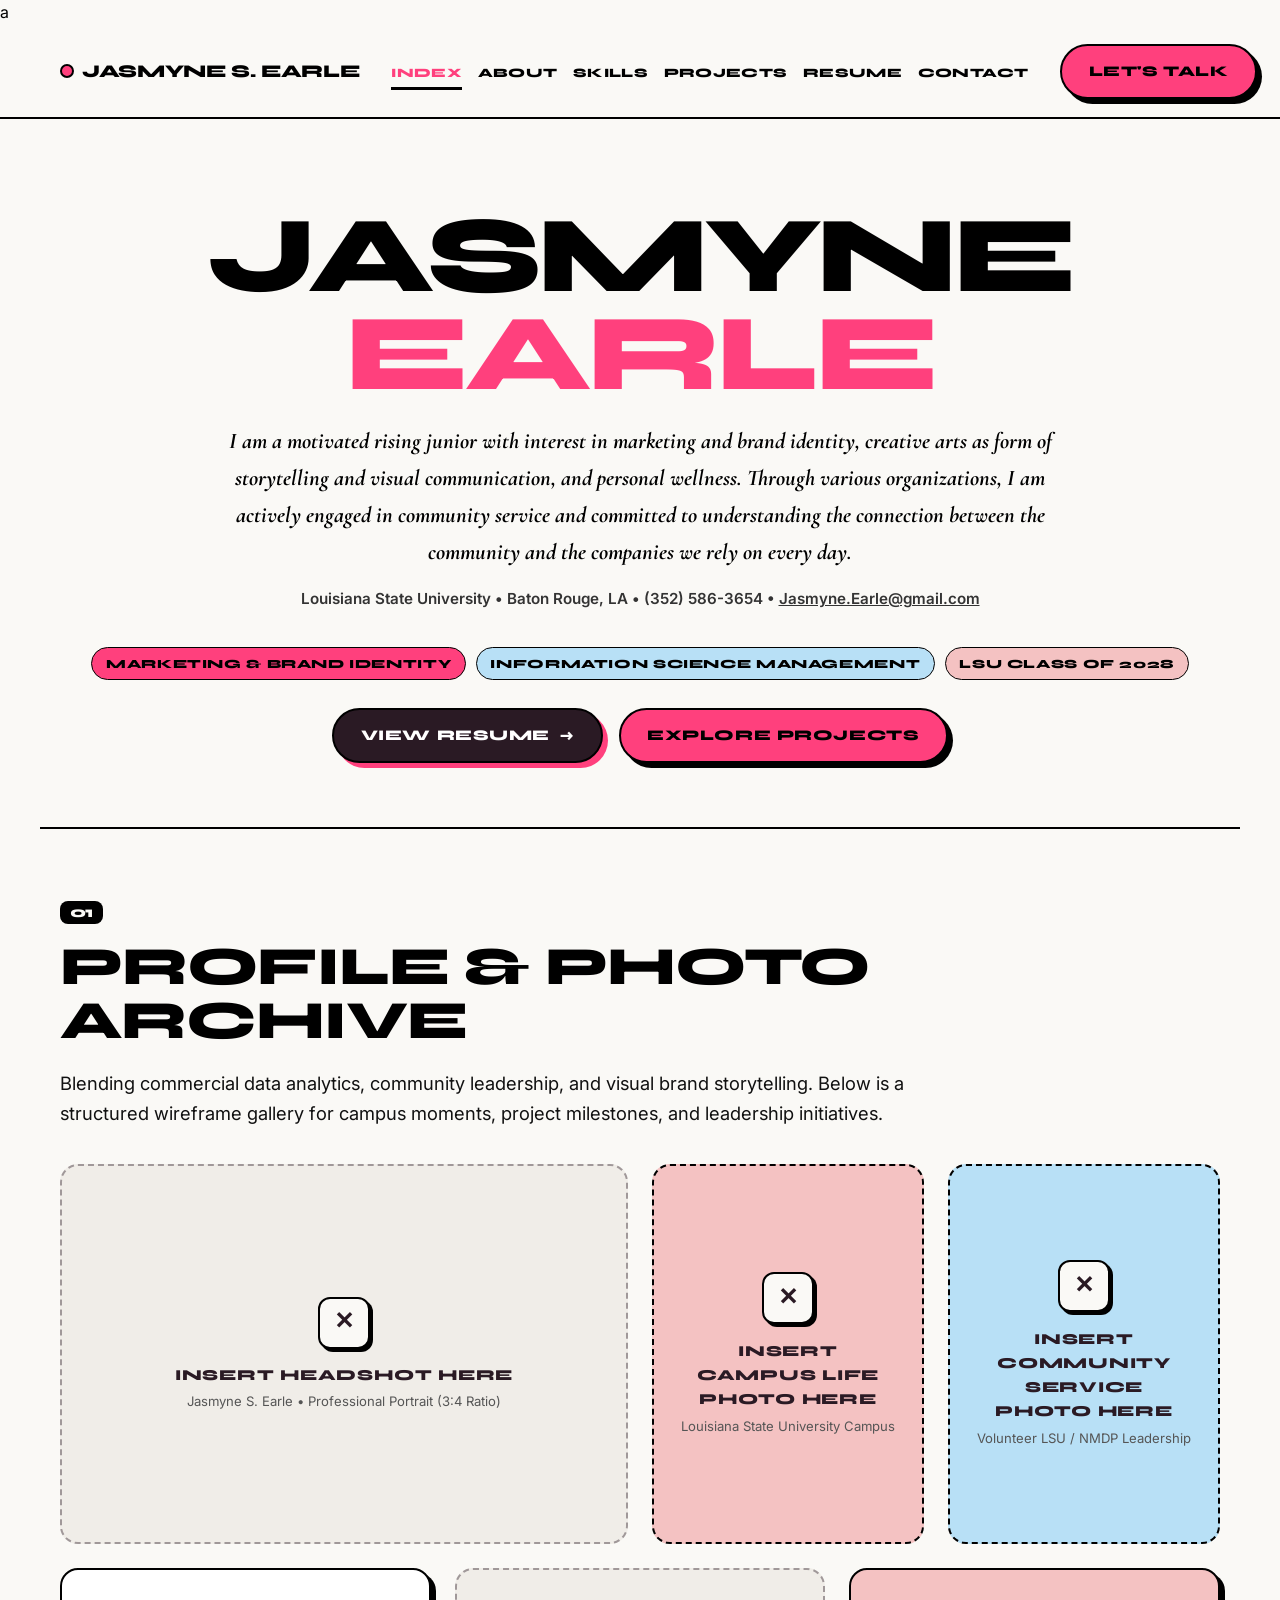
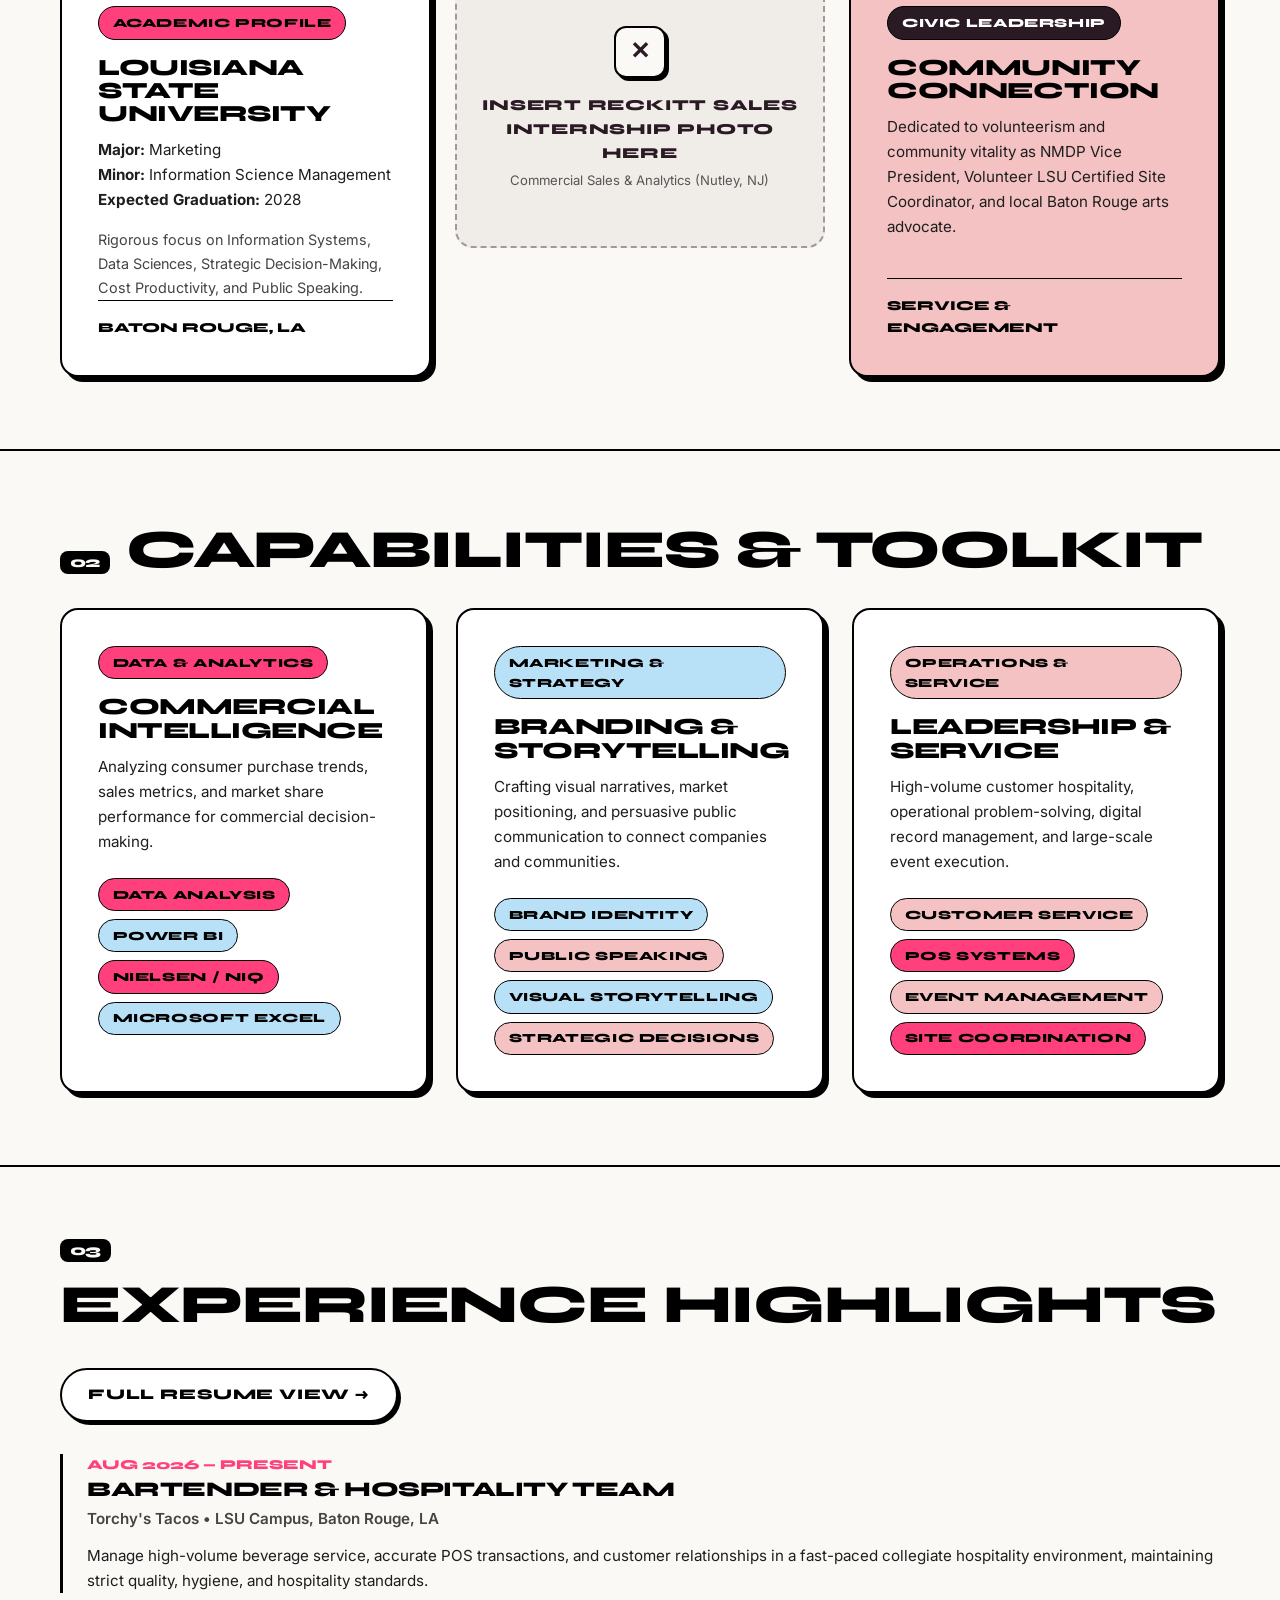
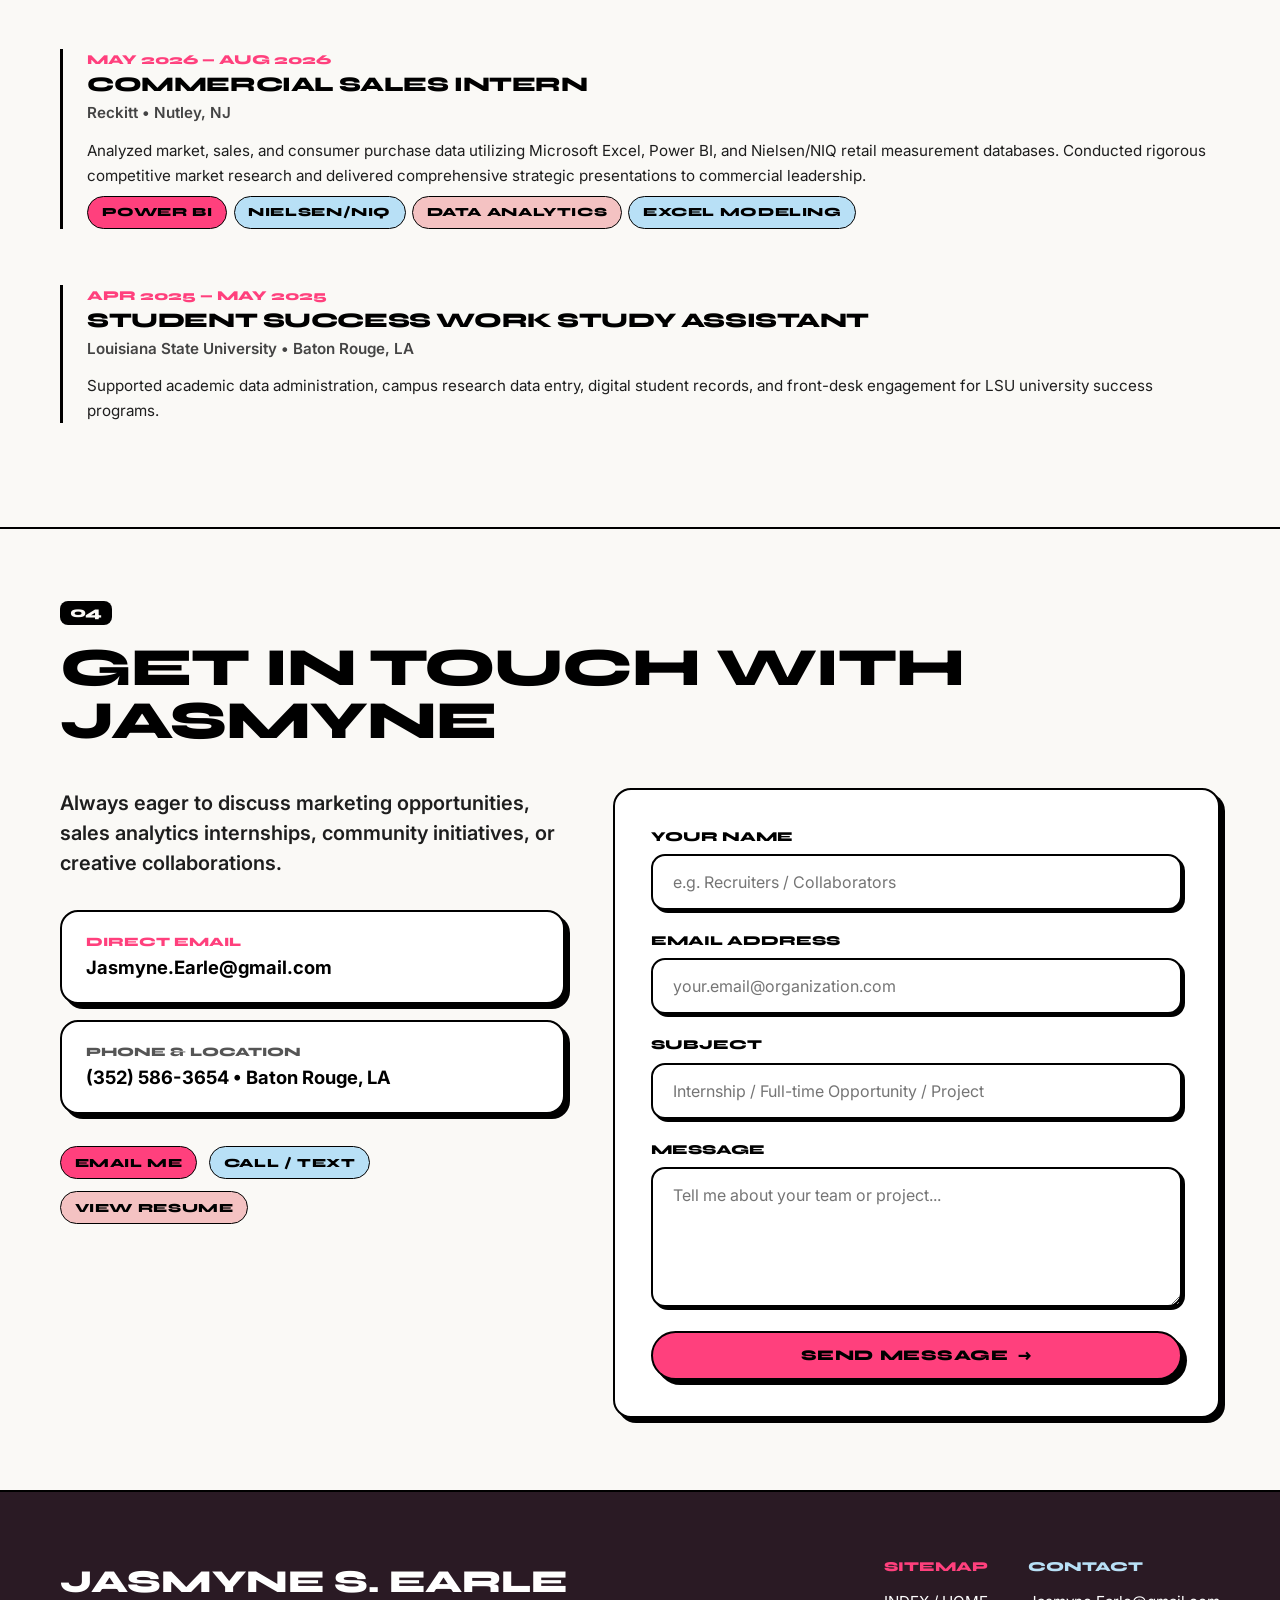
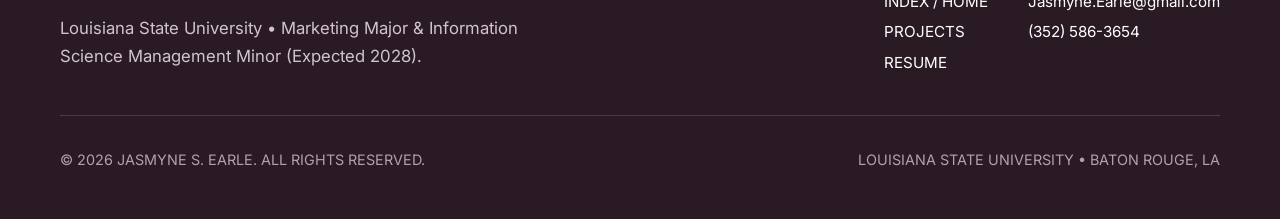
<file: indexbackup.html>
a
<!DOCTYPE html>
<html lang="en">

<head>
    <meta charset="UTF-8">
    <meta name="viewport" content="width=device-width, initial-scale=1.0">
    <meta name="description"
        content="Jasmyne S. Earle — Marketing & Information Science Management at Louisiana State University. Brand identity, commercial sales analytics, creative storytelling, and community leadership.">
    <meta name="author" content="Jasmyne S. Earle">
    <title>JASMYNE S. EARLE | Marketing & Information Science Management</title>

    <!-- Google Fonts: Syne (800) & Inter -->
    <link rel="preconnect" href="https://fonts.googleapis.com">
    <link rel="preconnect" href="https://fonts.gstatic.com" crossorigin>
    <link
        href="https://fonts.googleapis.com/css2?family=Inter:wght@400;500;600;700&family=Syne:wght@700;800&display=swap"
        rel="stylesheet">

    <!-- Shared Editorial Stylesheet -->
    <link rel="stylesheet" href="styles.css">
</head>

<body>

    <!-- =========================================================================
       1. GLOBAL EDITORIAL NAVIGATION (INDEX | ABOUT | SKILLS | PROJECTS | RESUME | CONTACT)
       ========================================================================= -->
    <header class="editorial-header" id="top">
        <div class="editorial-container">
            <nav class="editorial-nav" aria-label="Main Navigation">
                <!-- Editorial Brand -->
                <a href="index.html" class="editorial-brand" aria-label="Jasmyne S. Earle Home">
                    <span class="brand-dot" aria-hidden="true"></span>
                    <span>JASMYNE S. EARLE</span>
                </a>

                <!-- Navigation Links -->
                <ul class="nav-links-editorial">
                    <li><a href="index.html" class="nav-link-item active" id="nav-home">INDEX</a></li>
                    <li><a href="#about" class="nav-link-item" id="nav-about">ABOUT</a></li>
                    <li><a href="#skills" class="nav-link-item" id="nav-skills">SKILLS</a></li>
                    <li><a href="project.html" class="nav-link-item" id="nav-projects">PROJECTS</a></li>
                    <li><a href="resume.html" class="nav-link-item" id="nav-resume">RESUME</a></li>
                    <li><a href="#contact" class="nav-link-item" id="nav-contact">CONTACT</a></li>
                </ul>

                <!-- Right-Aligned Action Button -->
                <div class="editorial-nav-action">
                    <a href="#contact" class="btn-editorial btn-pink" id="nav-cta-btn">LET'S TALK</a>
                </div>
            </nav>
        </div>
    </header>

    <!-- =========================================================================
       MAIN CONTENT CONTAINER
       ========================================================================= -->
    <main id="main-content">

        <!-- =======================================================================
         2. HERO SECTION & TYPOGRAPHY FIX (CENTER-ALIGNED)
         Line 1: "JASMYNE" strictly black (#000000), nowrap, centered
         Line 2: "EARLE" strictly bright pop pink (#FF407D), nowrap, centered
         Fluid typography scaling: clamp(3rem, 10vw, 11rem)
         ======================================================================= -->
        <section class="editorial-section hero hero-section-centered" id="hero"
            style="padding-top: 4rem; padding-bottom: 4rem; text-align: center;">
            <div class="editorial-container hero-container-centered"
                style="width: 100%; display: flex; flex-direction: column; align-items: center; justify-content: center; text-align: center;">

                <!-- Strict 2-Line Centered Non-Wrapping Title -->
                <h1 class="hero-giant-title" id="main-hero-title" style="text-align: center;">
                    <span class="hero-title-line-1" style="text-align: center;">JASMYNE</span>
                    <span class="hero-title-line-2" style="text-align: center;">EARLE</span>
                </h1>

                <!-- Center-Aligned Official Bio & Clean Plain Text Contact Row -->
                <div class="hero-bio-centered">
                    <p class="hero-bio-text">
                        I am a motivated rising junior with interest in marketing and brand identity, creative arts as
                        form of
                        storytelling and visual communication, and personal wellness. Through various organizations, I
                        am actively
                        engaged in community service and committed to understanding the connection between the community
                        and the
                        companies we rely on every day.
                    </p>
                    <div class="hero-contact-row">
                        <span>Louisiana State University • Baton Rouge, LA • (352) 586-3654 • <a
                                href="mailto:Jasmyne.Earle@gmail.com"
                                style="text-decoration: underline;">Jasmyne.Earle@gmail.com</a></span>
                    </div>
                </div>

                <!-- Center-Aligned Pill Badge Container -->
                <div class="hero-pills-centered badge-pill-row"
                    style="display: flex; flex-wrap: wrap; justify-content: center; gap: 10px; width: 100%; margin: 0 auto 1.75rem;">
                    <span class="tag-pill pill-pink">MARKETING & BRAND IDENTITY</span>
                    <span class="tag-pill pill-ice">INFORMATION SCIENCE MANAGEMENT</span>
                    <span class="tag-pill pill-dusty">LSU CLASS OF 2028</span>
                </div>

                <!-- Center-Aligned Call-To-Action Button Group Horizontally Below the Pills -->
                <div class="hero-cta-centered"
                    style="display: flex; justify-content: center; align-items: center; gap: 1rem;">
                    <a href="resume.html" class="btn-editorial btn-plum" id="hero-cta-resume">
                        <span>VIEW RESUME</span>
                        <span aria-hidden="true">→</span>
                    </a>
                    <a href="project.html" class="btn-editorial btn-pink" id="hero-cta-work">
                        <span>EXPLORE PROJECTS</span>
                    </a>
                </div>

            </div>
        </section>

        <!-- =======================================================================
         3. ABOUT ME & MULTI-COLUMN PHOTO ARCHIVE (CSS Wireframe Placeholders)
         ======================================================================= -->
        <section class="editorial-section" id="about" aria-labelledby="about-title">
            <div class="editorial-container">

                <h2 class="section-heading-editorial" id="about-title">
                    <span class="section-number">01</span>
                    <span>PROFILE & PHOTO ARCHIVE</span>
                </h2>

                <p style="font-size: 1.15rem; max-width: 860px; margin-bottom: 2.25rem; color: #111111;">
                    Blending commercial data analytics, community leadership, and visual brand storytelling. Below is a
                    structured
                    wireframe gallery for campus moments, project milestones, and leadership initiatives.
                </p>

                <!-- Multi-Column Editorial Photo Grid with Wireframe Placeholders -->
                <div class="photo-grid-editorial">

                    <!-- Large Feature Block (6 col) -->
                    <div class="grid-item-large">
                        <div class="wireframe-placeholder" style="min-height: 380px;">
                            <div class="wireframe-icon-box">✕</div>
                            <div class="wireframe-label">Insert Headshot Here</div>
                            <div class="wireframe-sublabel">Jasmyne S. Earle • Professional Portrait (3:4 Ratio)</div>
                        </div>
                    </div>

                    <!-- Medium Feature Block 1 (3 col) -->
                    <div class="grid-item-medium">
                        <div class="wireframe-placeholder"
                            style="min-height: 380px; background-color: var(--accent-dusty); border-color: #000000;">
                            <div class="wireframe-icon-box">✕</div>
                            <div class="wireframe-label">Insert Campus Life Photo Here</div>
                            <div class="wireframe-sublabel">Louisiana State University Campus</div>
                        </div>
                    </div>

                    <!-- Medium Feature Block 2 (3 col) -->
                    <div class="grid-item-medium">
                        <div class="wireframe-placeholder"
                            style="min-height: 380px; background-color: var(--accent-ice); border-color: #000000;">
                            <div class="wireframe-icon-box">✕</div>
                            <div class="wireframe-label">Insert Community Service Photo Here</div>
                            <div class="wireframe-sublabel">Volunteer LSU / NMDP Leadership</div>
                        </div>
                    </div>

                    <!-- Secondary Row (4 col each) -->
                    <div class="grid-item-tall">
                        <div class="card-white-editorial"
                            style="height: 100%; display: flex; flex-direction: column; justify-content: space-between;">
                            <div>
                                <span class="tag-pill pill-pink" style="margin-bottom: 1rem;">ACADEMIC PROFILE</span>
                                <h3 style="font-size: 1.45rem; margin-bottom: 0.75rem;">LOUISIANA STATE UNIVERSITY</h3>
                                <p style="font-size: 0.95rem; margin-bottom: 1rem;">
                                    <strong>Major:</strong> Marketing<br>
                                    <strong>Minor:</strong> Information Science Management<br>
                                    <strong>Expected Graduation:</strong> 2028
                                </p>
                                <p style="font-size: 0.9rem; color: #444444;">
                                    Rigorous focus on Information Systems, Data Sciences, Strategic Decision-Making,
                                    Cost Productivity,
                                    and Public Speaking.
                                </p>
                            </div>
                            <div
                                style="font-family: var(--font-display); font-weight: 800; font-size: 0.85rem; padding-top: 1rem; border-top: 1px solid #000000;">
                                BATON ROUGE, LA
                            </div>
                        </div>
                    </div>

                    <div class="grid-item-tall">
                        <div class="wireframe-placeholder" style="min-height: 280px;">
                            <div class="wireframe-icon-box">✕</div>
                            <div class="wireframe-label">Insert Reckitt Sales Internship Photo Here</div>
                            <div class="wireframe-sublabel">Commercial Sales & Analytics (Nutley, NJ)</div>
                        </div>
                    </div>

                    <div class="grid-item-tall">
                        <div class="card-dusty-pink"
                            style="height: 100%; display: flex; flex-direction: column; justify-content: space-between;">
                            <div>
                                <span class="tag-pill pill-plum" style="margin-bottom: 1rem;">CIVIC LEADERSHIP</span>
                                <h3 style="font-size: 1.45rem; margin-bottom: 0.75rem;">COMMUNITY CONNECTION</h3>
                                <p style="font-size: 0.95rem;">
                                    Dedicated to volunteerism and community vitality as NMDP Vice President, Volunteer
                                    LSU Certified Site
                                    Coordinator, and local Baton Rouge arts advocate.
                                </p>
                            </div>
                            <div
                                style="font-family: var(--font-display); font-weight: 800; font-size: 0.85rem; padding-top: 1rem; border-top: 1px solid #000000;">
                                SERVICE & ENGAGEMENT
                            </div>
                        </div>
                    </div>

                </div>

            </div>
        </section>

        <!-- =======================================================================
         4. CORE SKILLS & CAPABILITIES SECTION (Pill Tags)
         ======================================================================= -->
        <section class="editorial-section" id="skills" aria-labelledby="skills-title">
            <div class="editorial-container">

                <h2 class="section-heading-editorial" id="skills-title">
                    <span class="section-number">02</span>
                    <span>CAPABILITIES & TOOLKIT</span>
                </h2>

                <div
                    style="display: grid; grid-template-columns: repeat(auto-fit, minmax(280px, 1fr)); gap: 1.75rem; margin-top: 2rem;">

                    <!-- Skill Card 1: Data Analytics & Commercial Insights -->
                    <div class="card-white-editorial">
                        <span class="tag-pill pill-pink" style="margin-bottom: 1rem;">DATA & ANALYTICS</span>
                        <h3 style="font-size: 1.45rem; margin-bottom: 0.75rem;">COMMERCIAL INTELLIGENCE</h3>
                        <p style="font-size: 0.95rem; margin-bottom: 1.5rem;">
                            Analyzing consumer purchase trends, sales metrics, and market share performance for
                            commercial
                            decision-making.
                        </p>
                        <div style="display: flex; flex-wrap: wrap; gap: 0.5rem;">
                            <span class="tag-pill pill-pink">Data Analysis</span>
                            <span class="tag-pill pill-ice">Power BI</span>
                            <span class="tag-pill pill-pink">Nielsen / NIQ</span>
                            <span class="tag-pill pill-ice">Microsoft Excel</span>
                        </div>
                    </div>

                    <!-- Skill Card 2: Marketing & Strategic Communication -->
                    <div class="card-white-editorial">
                        <span class="tag-pill pill-ice" style="margin-bottom: 1rem;">MARKETING & STRATEGY</span>
                        <h3 style="font-size: 1.45rem; margin-bottom: 0.75rem;">BRANDING & STORYTELLING</h3>
                        <p style="font-size: 0.95rem; margin-bottom: 1.5rem;">
                            Crafting visual narratives, market positioning, and persuasive public communication to
                            connect companies
                            and communities.
                        </p>
                        <div style="display: flex; flex-wrap: wrap; gap: 0.5rem;">
                            <span class="tag-pill pill-ice">Brand Identity</span>
                            <span class="tag-pill pill-dusty">Public Speaking</span>
                            <span class="tag-pill pill-ice">Visual Storytelling</span>
                            <span class="tag-pill pill-dusty">Strategic Decisions</span>
                        </div>
                    </div>

                    <!-- Skill Card 3: Operations & Community Leadership -->
                    <div class="card-white-editorial">
                        <span class="tag-pill pill-dusty" style="margin-bottom: 1rem;">OPERATIONS & SERVICE</span>
                        <h3 style="font-size: 1.45rem; margin-bottom: 0.75rem;">LEADERSHIP & SERVICE</h3>
                        <p style="font-size: 0.95rem; margin-bottom: 1.5rem;">
                            High-volume customer hospitality, operational problem-solving, digital record management,
                            and large-scale
                            event execution.
                        </p>
                        <div style="display: flex; flex-wrap: wrap; gap: 0.5rem;">
                            <span class="tag-pill pill-dusty">Customer Service</span>
                            <span class="tag-pill pill-pink">POS Systems</span>
                            <span class="tag-pill pill-dusty">Event Management</span>
                            <span class="tag-pill pill-pink">Site Coordination</span>
                        </div>
                    </div>

                </div>

            </div>
        </section>

        <!-- =======================================================================
         5. WORK EXPERIENCE HIGHLIGHTS
         ======================================================================= -->
        <section class="editorial-section" id="experience" aria-labelledby="experience-title">
            <div class="editorial-container">

                <div
                    style="display: flex; justify-content: space-between; align-items: baseline; flex-wrap: wrap; gap: 1rem; margin-bottom: 2rem;">
                    <h2 class="section-heading-editorial" id="experience-title">
                        <span class="section-number">03</span>
                        <span>EXPERIENCE HIGHLIGHTS</span>
                    </h2>
                    <a href="resume.html" class="btn-editorial btn-outline">
                        <span>FULL RESUME VIEW →</span>
                    </a>
                </div>

                <div style="display: flex; flex-direction: column; gap: 1.5rem;">

                    <!-- Experience Item 1: Torchy's Tacos (Most Recent) -->
                    <div class="resume-entry">
                        <div class="resume-entry-date">AUG 2026 — PRESENT</div>
                        <h3 class="resume-entry-title">BARTENDER &amp; HOSPITALITY TEAM</h3>
                        <div class="resume-entry-org">Torchy's Tacos • LSU Campus, Baton Rouge, LA</div>
                        <p style="font-size: 0.95rem;">
                            Manage high-volume beverage service, accurate POS transactions, and customer relationships
                            in a fast-paced
                            collegiate hospitality environment, maintaining strict quality, hygiene, and hospitality
                            standards.
                        </p>
                    </div>

                    <!-- Experience Item 2: Reckitt -->
                    <div class="resume-entry">
                        <div class="resume-entry-date">MAY 2026 — AUG 2026</div>
                        <h3 class="resume-entry-title">COMMERCIAL SALES INTERN</h3>
                        <div class="resume-entry-org">Reckitt • Nutley, NJ</div>
                        <p style="font-size: 0.95rem; margin-bottom: 0.5rem;">
                            Analyzed market, sales, and consumer purchase data utilizing Microsoft Excel, Power BI, and
                            Nielsen/NIQ
                            retail measurement databases. Conducted rigorous competitive market research and delivered
                            comprehensive
                            strategic presentations to commercial leadership.
                        </p>
                        <div style="display: flex; gap: 0.4rem; flex-wrap: wrap; margin-top: 0.5rem;">
                            <span class="tag-pill pill-pink">Power BI</span>
                            <span class="tag-pill pill-ice">Nielsen/NIQ</span>
                            <span class="tag-pill pill-dusty">Data Analytics</span>
                            <span class="tag-pill pill-ice">Excel Modeling</span>
                        </div>
                    </div>

                    <!-- Experience Item 3: LSU Student Success -->
                    <div class="resume-entry">
                        <div class="resume-entry-date">APR 2025 — MAY 2025</div>
                        <h3 class="resume-entry-title">STUDENT SUCCESS WORK STUDY ASSISTANT</h3>
                        <div class="resume-entry-org">Louisiana State University • Baton Rouge, LA</div>
                        <p style="font-size: 0.95rem;">
                            Supported academic data administration, campus research data entry, digital student records,
                            and
                            front-desk engagement for LSU university success programs.
                        </p>
                    </div>

                </div>

            </div>
        </section>

        <!-- =======================================================================
         6. CONTACT SECTION
         ======================================================================= -->
        <section class="editorial-section" id="contact" style="border-bottom: none;" aria-labelledby="contact-title">
            <div class="editorial-container">

                <h2 class="section-heading-editorial" id="contact-title">
                    <span class="section-number">04</span>
                    <span>GET IN TOUCH WITH JASMYNE</span>
                </h2>

                <div class="contact-editorial-grid">

                    <div>
                        <p style="font-size: 1.25rem; font-weight: 600; line-height: 1.5; margin-bottom: 2rem;">
                            Always eager to discuss marketing opportunities, sales analytics internships, community
                            initiatives, or
                            creative collaborations.
                        </p>

                        <div style="display: flex; flex-direction: column; gap: 1rem; margin-bottom: 2rem;">
                            <div class="card-white-editorial" style="padding: 1.25rem 1.5rem;">
                                <div
                                    style="font-family: var(--font-display); font-weight: 800; font-size: 0.8rem; color: var(--accent-pink);">
                                    DIRECT EMAIL</div>
                                <a href="mailto:Jasmyne.Earle@gmail.com"
                                    style="font-size: 1.15rem; font-weight: 700;">Jasmyne.Earle@gmail.com</a>
                            </div>

                            <div class="card-white-editorial" style="padding: 1.25rem 1.5rem;">
                                <div
                                    style="font-family: var(--font-display); font-weight: 800; font-size: 0.8rem; color: #555555;">
                                    PHONE & LOCATION</div>
                                <div style="font-size: 1.15rem; font-weight: 700;">(352) 586-3654 • Baton Rouge, LA
                                </div>
                            </div>
                        </div>

                        <div style="display: flex; gap: 0.75rem; flex-wrap: wrap;">
                            <a href="mailto:Jasmyne.Earle@gmail.com" class="tag-pill pill-pink">EMAIL ME</a>
                            <a href="tel:3525863654" class="tag-pill pill-ice">CALL / TEXT</a>
                            <a href="resume.html" class="tag-pill pill-dusty">VIEW RESUME</a>
                        </div>
                    </div>

                    <!-- Contact Form -->
                    <div class="card-white-editorial">
                        <form action="#" method="POST"
                            onsubmit="event.preventDefault(); alert('Thank you, Jasmyne will receive your inquiry shortly.');">
                            <div style="margin-bottom: 1.25rem;">
                                <label for="name"
                                    style="display: block; font-family: var(--font-display); font-weight: 800; font-size: 0.85rem; margin-bottom: 0.4rem;">YOUR
                                    NAME</label>
                                <input type="text" id="name" name="name" class="editorial-input"
                                    placeholder="e.g. Recruiters / Collaborators" required>
                            </div>

                            <div style="margin-bottom: 1.25rem;">
                                <label for="email"
                                    style="display: block; font-family: var(--font-display); font-weight: 800; font-size: 0.85rem; margin-bottom: 0.4rem;">EMAIL
                                    ADDRESS</label>
                                <input type="email" id="email" name="email" class="editorial-input"
                                    placeholder="your.email@organization.com" required>
                            </div>

                            <div style="margin-bottom: 1.25rem;">
                                <label for="subject"
                                    style="display: block; font-family: var(--font-display); font-weight: 800; font-size: 0.85rem; margin-bottom: 0.4rem;">SUBJECT</label>
                                <input type="text" id="subject" name="subject" class="editorial-input"
                                    placeholder="Internship / Full-time Opportunity / Project" required>
                            </div>

                            <div style="margin-bottom: 1.5rem;">
                                <label for="message"
                                    style="display: block; font-family: var(--font-display); font-weight: 800; font-size: 0.85rem; margin-bottom: 0.4rem;">MESSAGE</label>
                                <textarea id="message" name="message" class="editorial-textarea"
                                    placeholder="Tell me about your team or project..." required></textarea>
                            </div>

                            <button type="submit" class="btn-editorial btn-pink" style="width: 100%;">
                                <span>SEND MESSAGE</span>
                                <span aria-hidden="true">→</span>
                            </button>
                        </form>
                    </div>

                </div>

            </div>
        </section>

    </main>

    <!-- =========================================================================
       7. EDITORIAL FOOTER
       ========================================================================= -->
    <footer class="editorial-footer">
        <div class="editorial-container">

            <div class="footer-top-row">
                <div>
                    <div
                        style="font-family: var(--font-display); font-weight: 800; font-size: 2rem; color: #FFFFFF; margin-bottom: 0.5rem;">
                        JASMYNE S. EARLE
                    </div>
                    <p style="color: #D1C4CE; max-width: 480px;">
                        Louisiana State University • Marketing Major & Information Science Management Minor (Expected
                        2028).
                    </p>
                </div>

                <div style="display: flex; gap: 2.5rem; flex-wrap: wrap;">
                    <div>
                        <div
                            style="font-family: var(--font-display); font-weight: 800; font-size: 0.85rem; color: var(--accent-pink); margin-bottom: 0.75rem;">
                            SITEMAP</div>
                        <ul style="display: flex; flex-direction: column; gap: 0.4rem; font-size: 0.95rem;">
                            <li><a href="index.html" style="color: #FFFFFF;">INDEX / HOME</a></li>
                            <li><a href="project.html" style="color: #FFFFFF;">PROJECTS</a></li>
                            <li><a href="resume.html" style="color: #FFFFFF;">RESUME</a></li>
                        </ul>
                    </div>
                    <div>
                        <div
                            style="font-family: var(--font-display); font-weight: 800; font-size: 0.85rem; color: var(--accent-ice); margin-bottom: 0.75rem;">
                            CONTACT</div>
                        <ul style="display: flex; flex-direction: column; gap: 0.4rem; font-size: 0.95rem;">
                            <li><a href="mailto:Jasmyne.Earle@gmail.com"
                                    style="color: #FFFFFF;">Jasmyne.Earle@gmail.com</a></li>
                            <li><a href="tel:3525863654" style="color: #FFFFFF;">(352) 586-3654</a></li>
                        </ul>
                    </div>
                </div>
            </div>

            <div class="footer-bottom-row">
                <div>© 2026 JASMYNE S. EARLE. ALL RIGHTS RESERVED.</div>
                <div>LOUISIANA STATE UNIVERSITY • BATON ROUGE, LA</div>
            </div>

        </div>
    </footer>

</body>

</html>
</file>
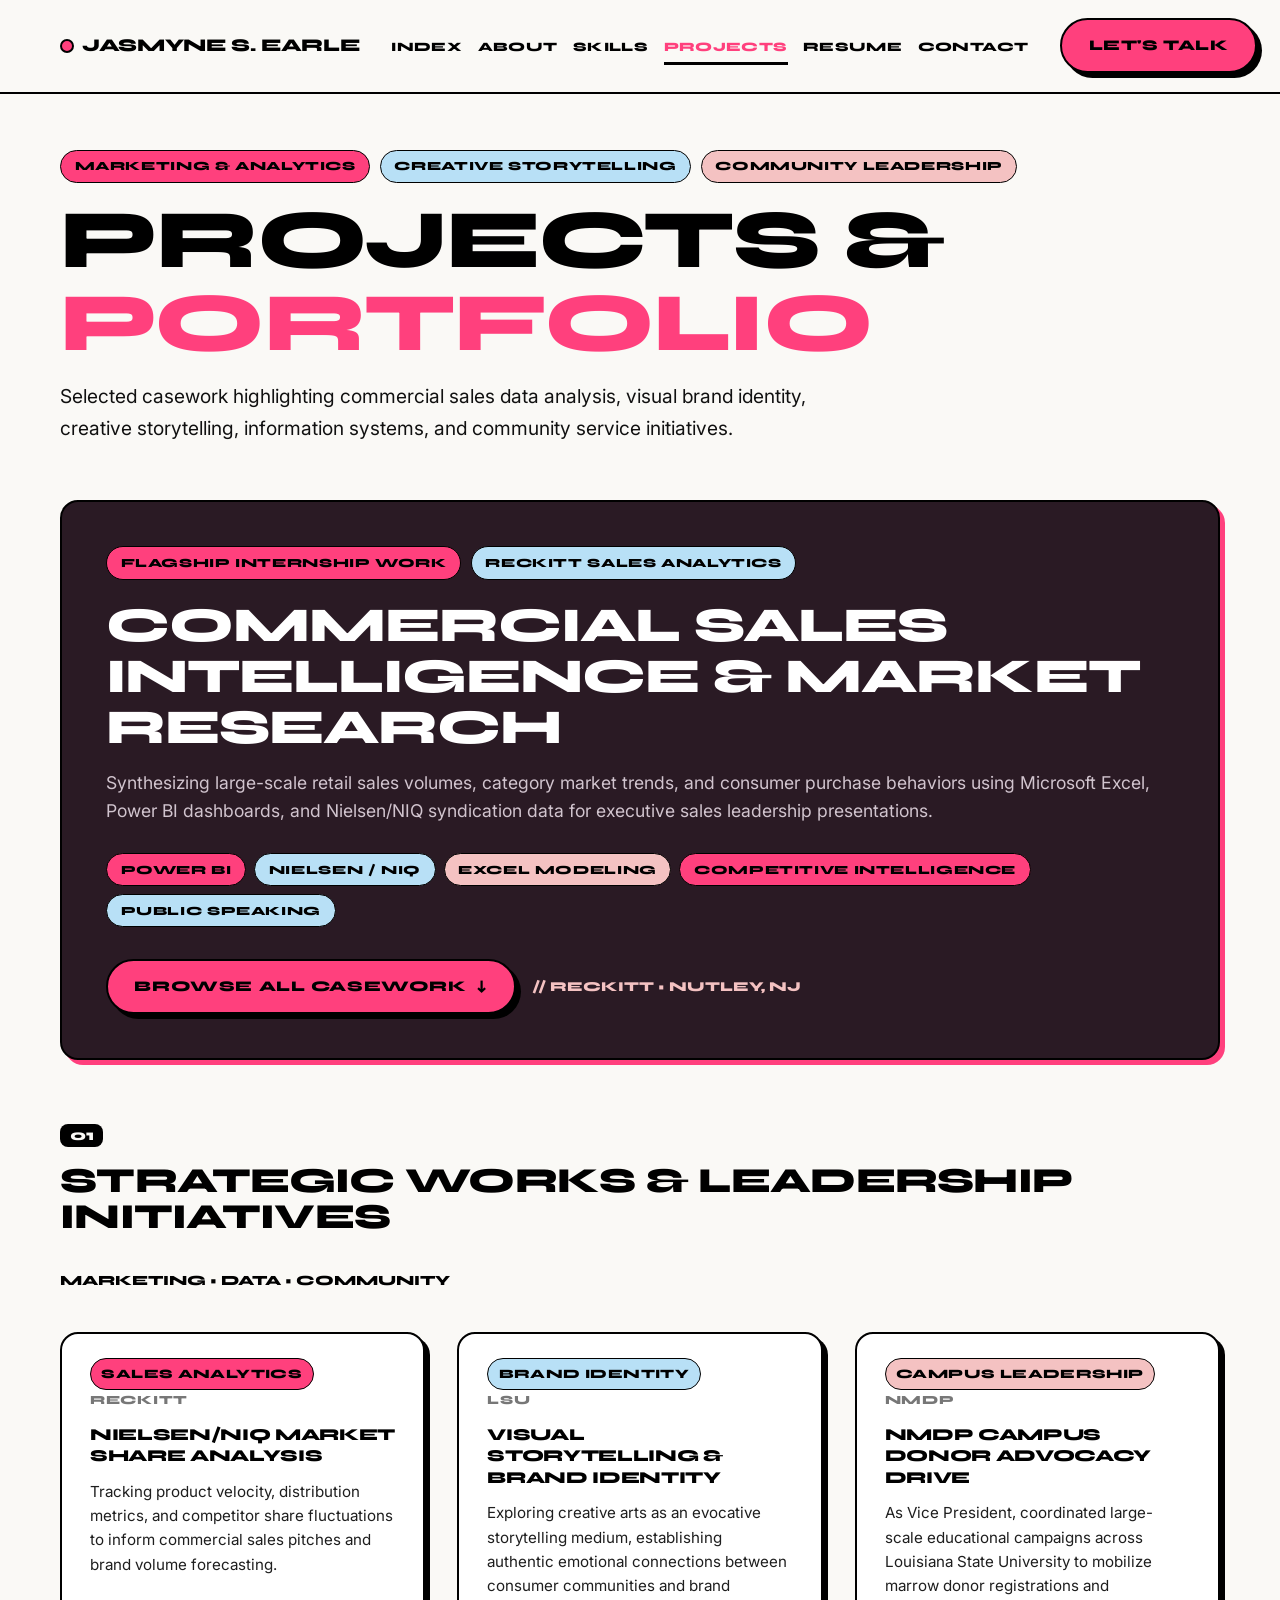
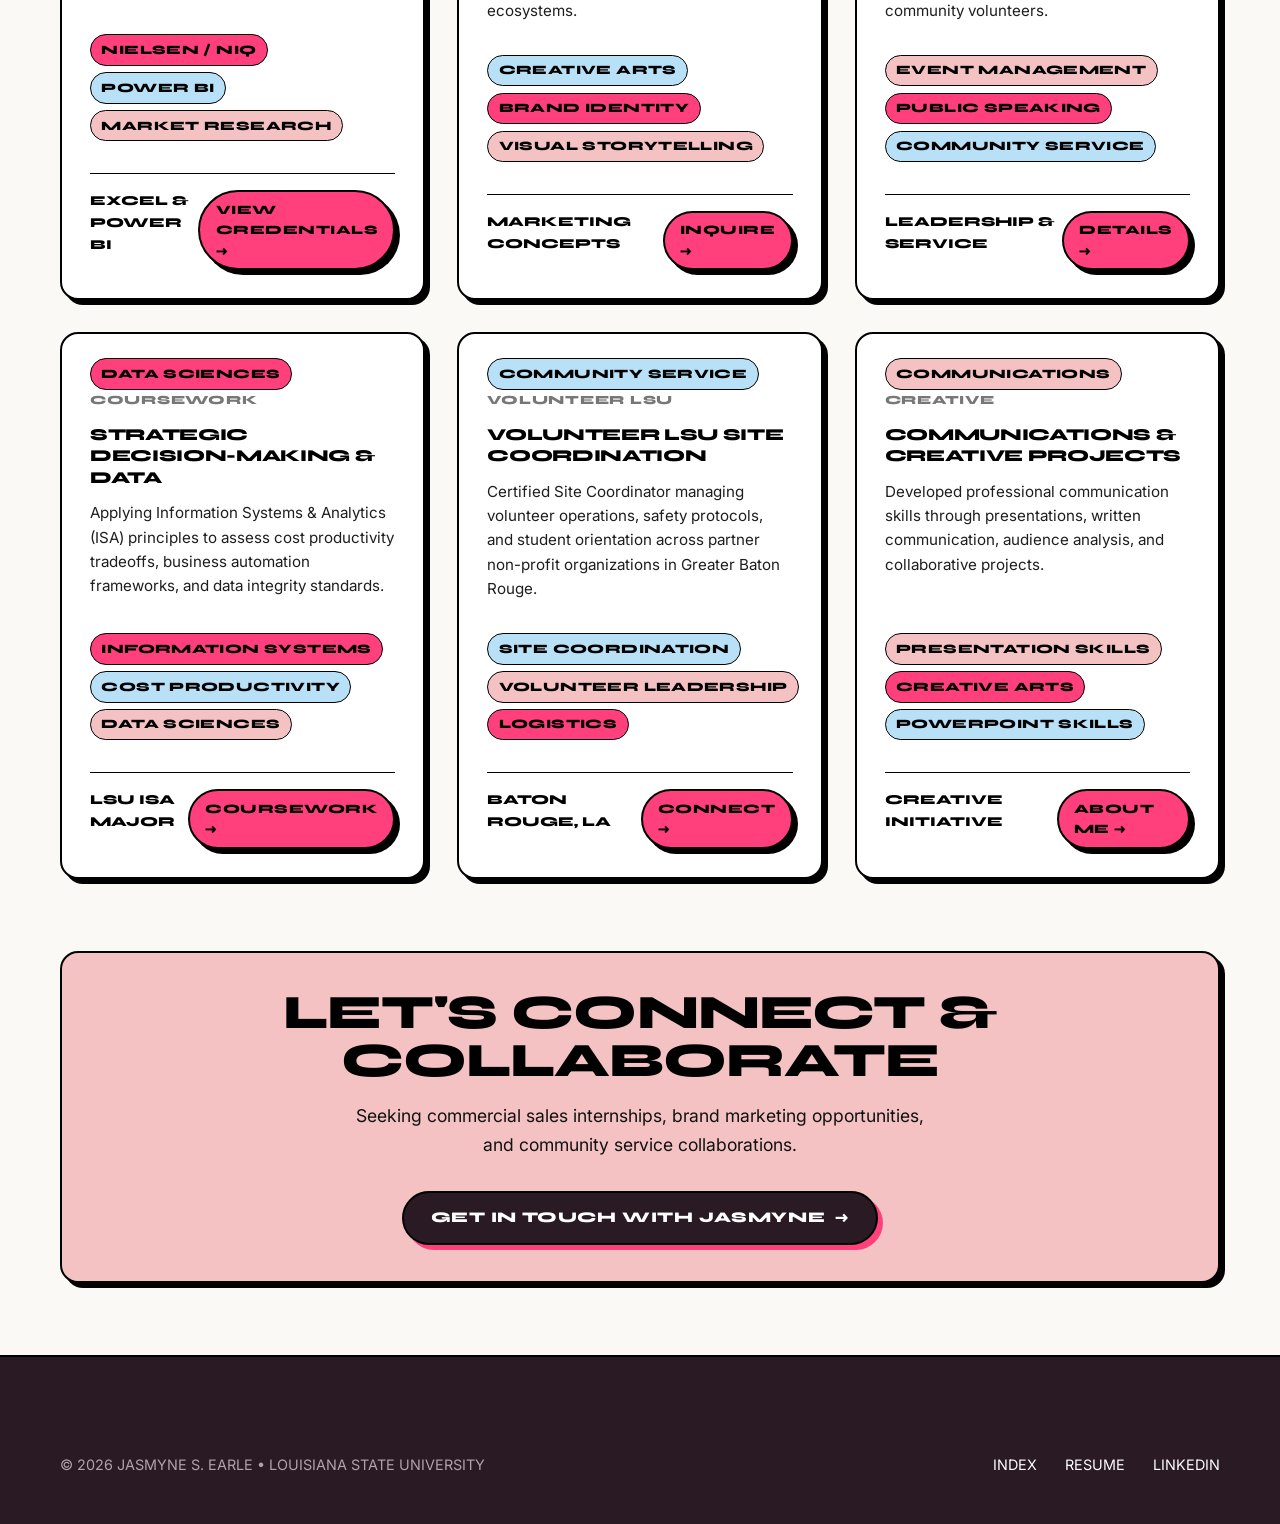
<file: project.html>
<!DOCTYPE html>
<html lang="en">
<head>
  <meta charset="UTF-8">
  <meta name="viewport" content="width=device-width, initial-scale=1.0">
  <meta name="description" content="Projects &amp; Strategic Portfolio — Jasmyne S. Earle. Marketing, commercial sales analytics, creative storytelling, brand identity, and community leadership initiatives.">
  <meta name="author" content="Jasmyne S. Earle">
  <title>PROJECTS &amp; SHOWCASE | JASMYNE S. EARLE</title>

  <!-- Google Fonts: Syne (800) & Inter -->
  <link rel="preconnect" href="https://fonts.googleapis.com">
  <link rel="preconnect" href="https://fonts.gstatic.com" crossorigin>
  <link href="https://fonts.googleapis.com/css2?family=Inter:wght@400;500;600;700&family=Syne:wght@700;800&display=swap" rel="stylesheet">

  <!-- Shared Editorial Stylesheet -->
  <link rel="stylesheet" href="styles.css">
</head>
<body>

  <!-- =========================================================================
       1. GLOBAL EDITORIAL NAVIGATION (INDEX | ABOUT | SKILLS | PROJECTS | RESUME | CONTACT)
       ========================================================================= -->
  <header class="editorial-header" id="top">
    <div class="editorial-container">
      <nav class="editorial-nav" aria-label="Main Navigation">
        <!-- Brand -->
        <a href="index.html" class="editorial-brand" aria-label="Jasmyne S. Earle Home">
          <span class="brand-dot" aria-hidden="true"></span>
          <span>JASMYNE S. EARLE</span>
        </a>

        <!-- Nav Links -->
        <ul class="nav-links-editorial">
          <li><a href="index.html" class="nav-link-item" id="nav-home">INDEX</a></li>
          <li><a href="index.html#about" class="nav-link-item" id="nav-about">ABOUT</a></li>
          <li><a href="index.html#skills" class="nav-link-item" id="nav-skills">SKILLS</a></li>
          <li><a href="project.html" class="nav-link-item active" id="nav-projects">PROJECTS</a></li>
          <li><a href="resume.html" class="nav-link-item" id="nav-resume">RESUME</a></li>
          <li><a href="index.html#contact" class="nav-link-item" id="nav-contact">CONTACT</a></li>
        </ul>

        <!-- Action Button -->
        <div class="editorial-nav-action">
          <a href="index.html#contact" class="btn-editorial btn-pink" id="nav-cta-btn">LET'S TALK</a>
        </div>
      </nav>
    </div>
  </header>

  <!-- =========================================================================
       MAIN PROJECTS SHOWCASE
       ========================================================================= -->
  <main id="main-content" class="editorial-section" style="padding-top: 3.5rem; border-bottom: none;">
    <div class="editorial-container">

      <!-- =====================================================================
           2. SHOWCASE EDITORIAL HEADER
           ===================================================================== -->
      <div style="margin-bottom: 3.5rem;">
        <div style="display: flex; gap: 0.6rem; margin-bottom: 1rem; flex-wrap: wrap;">
          <span class="tag-pill pill-pink">MARKETING &amp; ANALYTICS</span>
          <span class="tag-pill pill-ice">CREATIVE STORYTELLING</span>
          <span class="tag-pill pill-dusty">COMMUNITY LEADERSHIP</span>
        </div>
        <h1 class="editorial-title" style="font-size: clamp(2.6rem, 6.5vw, 5.25rem); margin-bottom: 1rem;">
          PROJECTS &amp; <span style="color: var(--accent-pink);">PORTFOLIO</span>
        </h1>
        <p style="font-size: 1.2rem; max-width: 820px; color: #111111;">
          Selected casework highlighting commercial sales data analysis, visual brand identity, creative storytelling, information systems, and community service initiatives.
        </p>
      </div>

      <!-- =====================================================================
           3. DARK CONTRAST HERO SHOWCASE CARD (#2A1A24 Espresso / Plum Black)
           ===================================================================== -->
      <section class="card-plum-dark" style="margin-bottom: 4rem;" id="featured-hero-project">
        <div>
          <div style="display: flex; gap: 0.6rem; margin-bottom: 1.25rem; flex-wrap: wrap;">
            <span class="tag-pill pill-pink">FLAGSHIP INTERNSHIP WORK</span>
            <span class="tag-pill pill-ice">RECKITT SALES ANALYTICS</span>
          </div>

          <h2 style="font-size: clamp(2rem, 3.8vw, 3.25rem); margin-bottom: 1rem; color: #FFFFFF; line-height: 1.05;">
            COMMERCIAL SALES INTELLIGENCE &amp; MARKET RESEARCH
          </h2>

          <p style="font-size: 1.1rem; margin-bottom: 1.75rem; color: #D1C4CE; line-height: 1.6;">
            Synthesizing large-scale retail sales volumes, category market trends, and consumer purchase behaviors using Microsoft Excel, Power BI dashboards, and Nielsen/NIQ syndication data for executive sales leadership presentations.
          </p>

          <div style="display: flex; flex-wrap: wrap; gap: 0.5rem; margin-bottom: 2rem;">
            <span class="tag-pill pill-pink">Power BI</span>
            <span class="tag-pill pill-ice">Nielsen / NIQ</span>
            <span class="tag-pill pill-dusty">Excel Modeling</span>
            <span class="tag-pill pill-pink">Competitive Intelligence</span>
            <span class="tag-pill pill-ice">Public Speaking</span>
          </div>

          <div style="display: flex; gap: 1rem; flex-wrap: wrap; align-items: center;">
            <a href="#projects-grid" class="btn-editorial btn-pink">
              <span>BROWSE ALL CASEWORK</span>
              <span aria-hidden="true">↓</span>
            </a>
            <span style="font-family: var(--font-display); font-weight: 800; font-size: 0.85rem; color: var(--accent-dusty);">
              // RECKITT • NUTLEY, NJ
            </span>
          </div>
        </div>
      </section>

      <!-- =====================================================================
           4. STRUCTURED PROJECT DETAIL CARDS GRID
           ===================================================================== -->
      <section id="projects-grid" aria-labelledby="all-projects-heading">
        
        <div style="display: flex; justify-content: space-between; align-items: baseline; flex-wrap: wrap; gap: 1rem; margin-bottom: 1.5rem;">
          <h2 class="section-heading-editorial" id="all-projects-heading" style="font-size: 2.2rem;">
            <span class="section-number">01</span>
            <span>STRATEGIC WORKS &amp; LEADERSHIP INITIATIVES</span>
          </h2>
          <div style="font-family: var(--font-display); font-weight: 800; font-size: 0.88rem;">
            MARKETING • DATA • COMMUNITY
          </div>
        </div>

        <div class="project-showcase-grid">

          <!-- Project Card 1: Reckitt Nielsen Data -->
          <article class="project-detail-card" id="project-card-1">
            <div class="project-card-header">
              <div>
                <span class="tag-pill pill-pink">SALES ANALYTICS</span>
                <div class="card-org-label">RECKITT</div>
              </div>
              <h3>NIELSEN/NIQ MARKET SHARE ANALYSIS</h3>
            </div>

            <div class="project-card-body">
              <p style="font-size: 0.95rem; margin-bottom: 1.25rem;">
                Tracking product velocity, distribution metrics, and competitor share fluctuations to inform commercial sales pitches and brand volume forecasting.
              </p>
              <div style="display: flex; flex-wrap: wrap; gap: 0.4rem; margin-top: auto; margin-bottom: 1.25rem;">
                <span class="tag-pill pill-pink">Nielsen / NIQ</span>
                <span class="tag-pill pill-ice">Power BI</span>
                <span class="tag-pill pill-dusty">Market Research</span>
              </div>
              <div style="padding-top: 1rem; border-top: 1px solid #000000; display: flex; justify-content: space-between;">
                <span style="font-family: var(--font-display); font-weight: 800; font-size: 0.85rem;">EXCEL &amp; POWER BI</span>
                <a href="resume.html" class="btn-editorial btn-pink" style="padding: 0.45rem 0.95rem; font-size: 0.8rem;">VIEW CREDENTIALS →</a>
              </div>
            </div>
          </article>

          <!-- Project Card 2: Brand Identity & Storytelling -->
          <article class="project-detail-card" id="project-card-2">
            <div class="project-card-header">
              <div>
                <span class="tag-pill pill-ice">BRAND IDENTITY</span>
                <div class="card-org-label">LSU</div>
              </div>
              <h3>VISUAL STORYTELLING &amp; BRAND IDENTITY</h3>
            </div>

            <div class="project-card-body">
              <p style="font-size: 0.95rem; margin-bottom: 1.25rem;">
                Exploring creative arts as an evocative storytelling medium, establishing authentic emotional connections between consumer communities and brand ecosystems.
              </p>
              <div style="display: flex; flex-wrap: wrap; gap: 0.4rem; margin-top: auto; margin-bottom: 1.25rem;">
                <span class="tag-pill pill-ice">Creative Arts</span>
                <span class="tag-pill pill-pink">Brand Identity</span>
                <span class="tag-pill pill-dusty">Visual Storytelling</span>
              </div>
              <div style="padding-top: 1rem; border-top: 1px solid #000000; display: flex; justify-content: space-between;">
                <span style="font-family: var(--font-display); font-weight: 800; font-size: 0.85rem;">MARKETING CONCEPTS</span>
                <a href="index.html#contact" class="btn-editorial btn-pink" style="padding: 0.45rem 0.95rem; font-size: 0.8rem;">INQUIRE →</a>
              </div>
            </div>
          </article>

          <!-- Project Card 3: NMDP Campus Drive -->
          <article class="project-detail-card" id="project-card-3">
            <div class="project-card-header">
              <div>
                <span class="tag-pill pill-dusty">CAMPUS LEADERSHIP</span>
                <div class="card-org-label">NMDP</div>
              </div>
              <h3>NMDP CAMPUS DONOR ADVOCACY DRIVE</h3>
            </div>

            <div class="project-card-body">
              <p style="font-size: 0.95rem; margin-bottom: 1.25rem;">
                As Vice President, coordinated large-scale educational campaigns across Louisiana State University to mobilize marrow donor registrations and community volunteers.
              </p>
              <div style="display: flex; flex-wrap: wrap; gap: 0.4rem; margin-top: auto; margin-bottom: 1.25rem;">
                <span class="tag-pill pill-dusty">Event Management</span>
                <span class="tag-pill pill-pink">Public Speaking</span>
                <span class="tag-pill pill-ice">Community Service</span>
              </div>
              <div style="padding-top: 1rem; border-top: 1px solid #000000; display: flex; justify-content: space-between;">
                <span style="font-family: var(--font-display); font-weight: 800; font-size: 0.85rem;">LEADERSHIP &amp; SERVICE</span>
                <a href="resume.html#community-involvement-section" class="btn-editorial btn-pink" style="padding: 0.45rem 0.95rem; font-size: 0.8rem;">DETAILS →</a>
              </div>
            </div>
          </article>

          <!-- Project Card 4: Information Systems & Decision Modeling -->
          <article class="project-detail-card" id="project-card-4">
            <div class="project-card-header">
              <div>
                <span class="tag-pill pill-pink">DATA SCIENCES</span>
                <div class="card-org-label">COURSEWORK</div>
              </div>
              <h3>STRATEGIC DECISION-MAKING &amp; DATA</h3>
            </div>

            <div class="project-card-body">
              <p style="font-size: 0.95rem; margin-bottom: 1.25rem;">
                Applying Information Systems &amp; Analytics (ISA) principles to assess cost productivity tradeoffs, business automation frameworks, and data integrity standards.
              </p>
              <div style="display: flex; flex-wrap: wrap; gap: 0.4rem; margin-top: auto; margin-bottom: 1.25rem;">
                <span class="tag-pill pill-pink">Information Systems</span>
                <span class="tag-pill pill-ice">Cost Productivity</span>
                <span class="tag-pill pill-dusty">Data Sciences</span>
              </div>
              <div style="padding-top: 1rem; border-top: 1px solid #000000; display: flex; justify-content: space-between;">
                <span style="font-family: var(--font-display); font-weight: 800; font-size: 0.85rem;">LSU ISA MAJOR</span>
                <a href="resume.html" class="btn-editorial btn-pink" style="padding: 0.45rem 0.95rem; font-size: 0.8rem;">COURSEWORK →</a>
              </div>
            </div>
          </article>

          <!-- Project Card 5: Volunteer LSU -->
          <article class="project-detail-card" id="project-card-5">
            <div class="project-card-header">
              <div>
                <span class="tag-pill pill-ice">COMMUNITY SERVICE</span>
                <div class="card-org-label">VOLUNTEER LSU</div>
              </div>
              <h3>VOLUNTEER LSU SITE COORDINATION</h3>
            </div>

            <div class="project-card-body">
              <p style="font-size: 0.95rem; margin-bottom: 1.25rem;">
                Certified Site Coordinator managing volunteer operations, safety protocols, and student orientation across partner non-profit organizations in Greater Baton Rouge.
              </p>
              <div style="display: flex; flex-wrap: wrap; gap: 0.4rem; margin-top: auto; margin-bottom: 1.25rem;">
                <span class="tag-pill pill-ice">Site Coordination</span>
                <span class="tag-pill pill-dusty">Volunteer Leadership</span>
                <span class="tag-pill pill-pink">Logistics</span>
              </div>
              <div style="padding-top: 1rem; border-top: 1px solid #000000; display: flex; justify-content: space-between;">
                <span style="font-family: var(--font-display); font-weight: 800; font-size: 0.85rem;">BATON ROUGE, LA</span>
                <a href="index.html#contact" class="btn-editorial btn-pink" style="padding: 0.45rem 0.95rem; font-size: 0.8rem;">CONNECT →</a>
              </div>
            </div>
          </article>

          <!-- Project Card 6: Communications -->
          <article class="project-detail-card" id="project-card-6">
            <div class="project-card-header">
              <div>
                <span class="tag-pill pill-dusty">COMMUNICATIONS</span>
                <div class="card-org-label">CREATIVE</div>
              </div>
              <h3>COMMUNICATIONS &amp; CREATIVE PROJECTS</h3>
            </div>

            <div class="project-card-body">
              <p style="font-size: 0.95rem; margin-bottom: 1.25rem;">
                Developed professional communication skills through presentations, written communication, audience analysis, and collaborative projects.
              </p>
              <div style="display: flex; flex-wrap: wrap; gap: 0.4rem; margin-top: auto; margin-bottom: 1.25rem;">
                <span class="tag-pill pill-dusty">Presentation Skills</span>
                <span class="tag-pill pill-pink">Creative Arts</span>
                <span class="tag-pill pill-ice">PowerPoint Skills</span>
              </div>
              <div style="padding-top: 1rem; border-top: 1px solid #000000; display: flex; justify-content: space-between;">
                <span style="font-family: var(--font-display); font-weight: 800; font-size: 0.85rem;">CREATIVE INITIATIVE</span>
                <a href="index.html#about" class="btn-editorial btn-pink" style="padding: 0.45rem 0.95rem; font-size: 0.8rem;">ABOUT ME →</a>
              </div>
            </div>
          </article>

        </div>

      </section>

      <!-- =====================================================================
           5. CALL TO ACTION BANNER (Dusty Pink Card)
           ===================================================================== -->
      <section class="card-dusty-pink" style="margin-top: 4.5rem; text-align: center;">
        <h2 style="font-size: clamp(2rem, 4vw, 3rem); margin-bottom: 1rem;">LET'S CONNECT &amp; COLLABORATE</h2>
        <p style="max-width: 600px; margin: 0 auto 2rem; font-size: 1.1rem; color: #111111;">
          Seeking commercial sales internships, brand marketing opportunities, and community service collaborations.
        </p>
        <a href="index.html#contact" class="btn-editorial btn-plum">
          <span>GET IN TOUCH WITH JASMYNE</span>
          <span aria-hidden="true">→</span>
        </a>
      </section>

    </div>
  </main>

  <!-- =========================================================================
       6. EDITORIAL FOOTER
       ========================================================================= -->
  <footer class="editorial-footer">
    <div class="editorial-container">
      <div class="footer-bottom-row">
        <div>© 2026 JASMYNE S. EARLE • LOUISIANA STATE UNIVERSITY</div>
        <div>
          <a href="index.html" style="color: #FFFFFF; margin-right: 1.5rem;">INDEX</a>
          <a href="resume.html" style="color: #FFFFFF; margin-right: 1.5rem;">RESUME</a>
          <a href="https://www.linkedin.com/in/jasmyneearle" target="_blank" rel="noopener noreferrer" style="color: #FFFFFF;">LINKEDIN</a>
        </div>
      </div>
    </div>
  </footer>

</body>
</html>
</file>
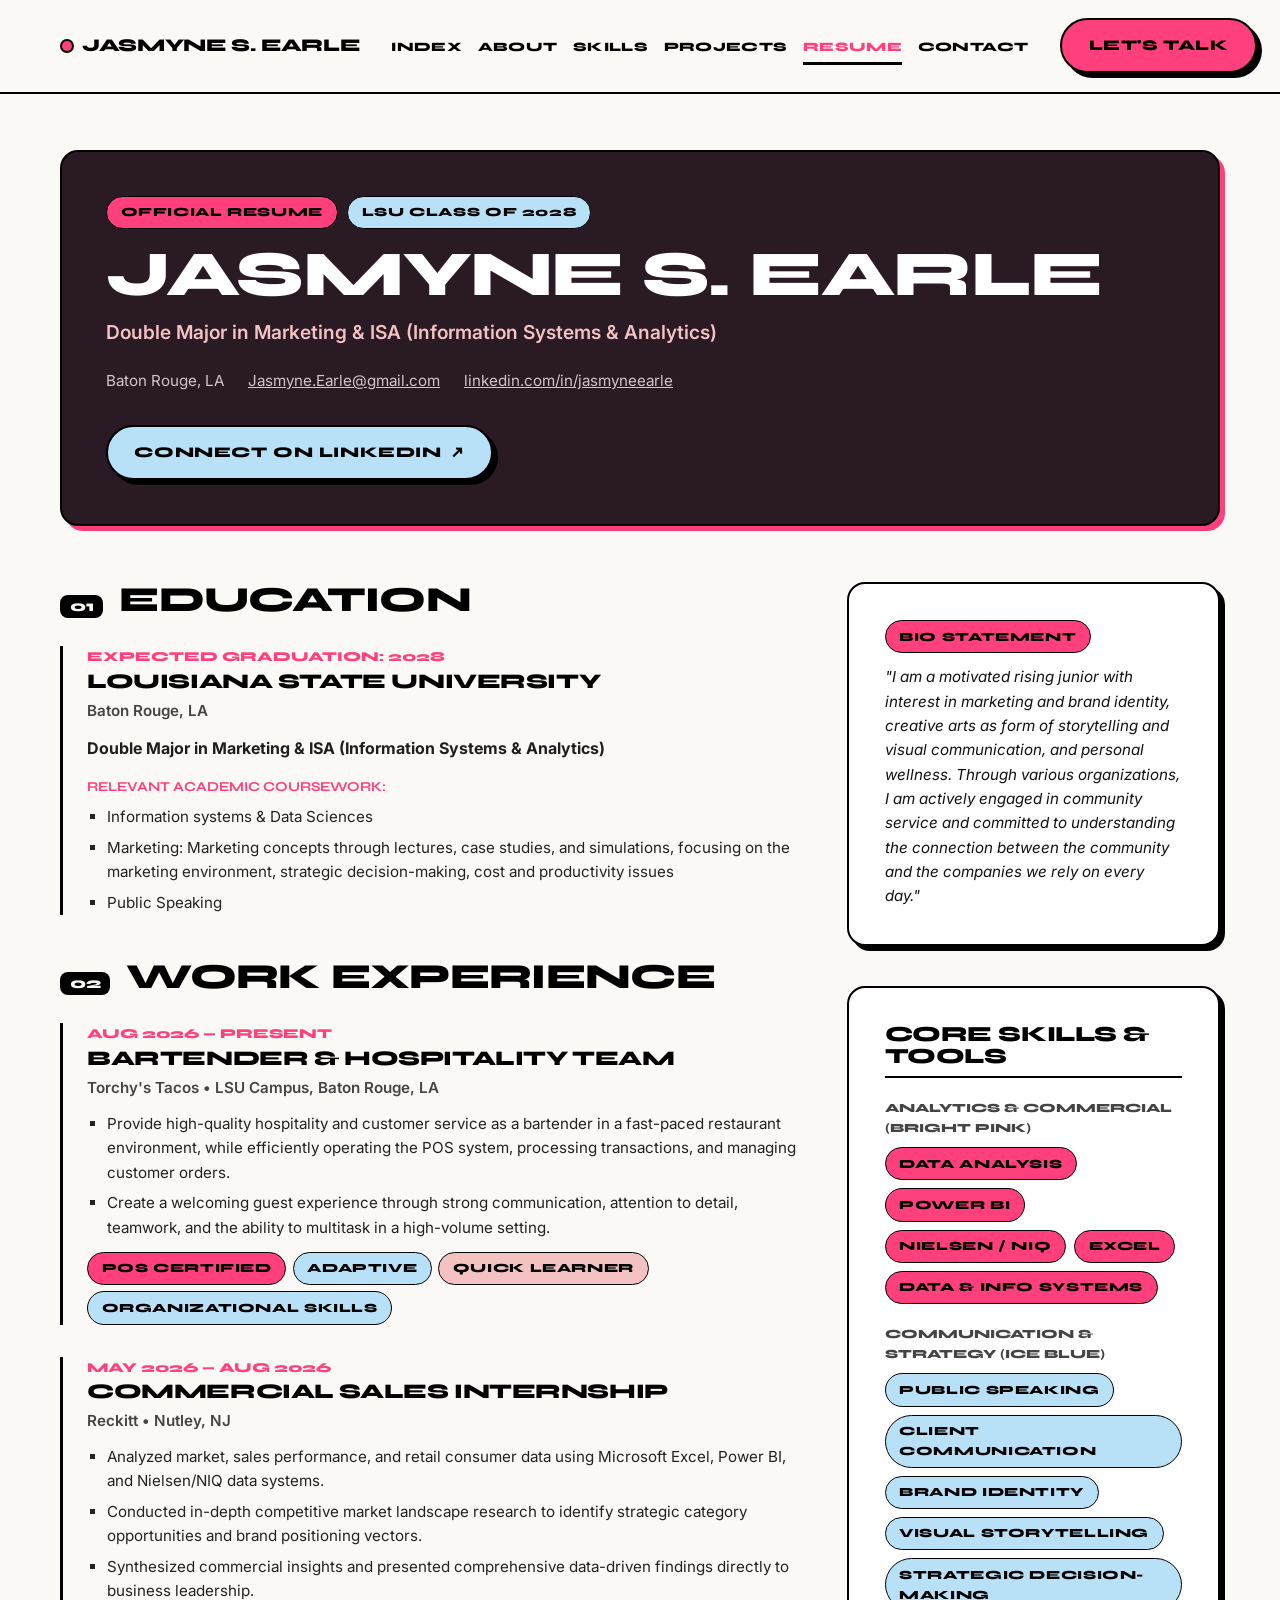
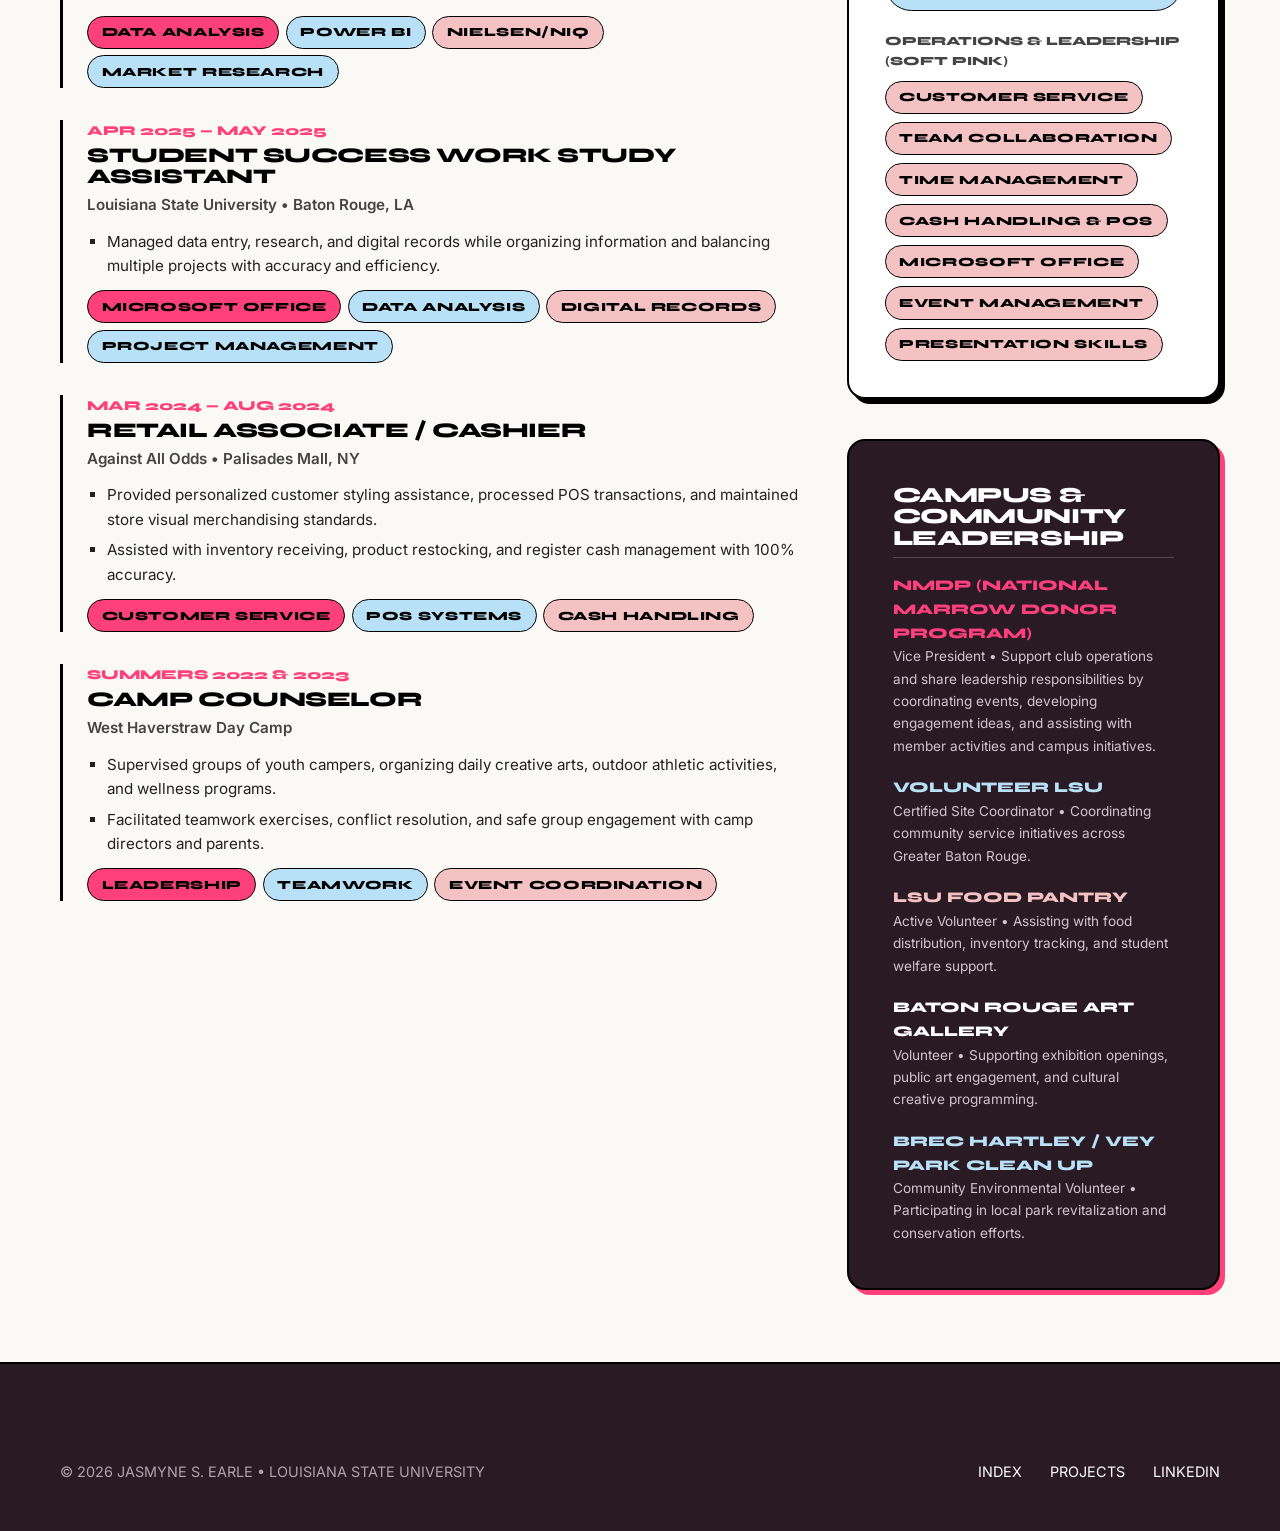
<file: resume.html>
<!DOCTYPE html>
<html lang="en">
<head>
  <meta charset="UTF-8">
  <meta name="viewport" content="width=device-width, initial-scale=1.0">
  <meta name="description" content="Official Resume of Jasmyne S. Earle — Double Major in Marketing &amp; ISA (Information Systems &amp; Analytics) at Louisiana State University. Reckitt Commercial Sales, data analysis, and campus leadership.">
  <meta name="author" content="Jasmyne S. Earle">
  <title>RESUME &amp; CREDENTIALS | JASMYNE S. EARLE</title>

  <!-- Google Fonts: Syne (800) & Inter -->
  <link rel="preconnect" href="https://fonts.googleapis.com">
  <link rel="preconnect" href="https://fonts.gstatic.com" crossorigin>
  <link href="https://fonts.googleapis.com/css2?family=Inter:wght@400;500;600;700&family=Syne:wght@700;800&display=swap" rel="stylesheet">

  <!-- Shared Editorial Stylesheet -->
  <link rel="stylesheet" href="styles.css">
</head>
<body>

  <!-- =========================================================================
       1. GLOBAL EDITORIAL NAVIGATION (INDEX | ABOUT | SKILLS | PROJECTS | RESUME | CONTACT)
       ========================================================================= -->
  <header class="editorial-header" id="top">
    <div class="editorial-container">
      <nav class="editorial-nav" aria-label="Main Navigation">
        <!-- Brand -->
        <a href="index.html" class="editorial-brand" aria-label="Jasmyne S. Earle Home">
          <span class="brand-dot" aria-hidden="true"></span>
          <span>JASMYNE S. EARLE</span>
        </a>

        <!-- Nav Links -->
        <ul class="nav-links-editorial">
          <li><a href="index.html" class="nav-link-item" id="nav-home">INDEX</a></li>
          <li><a href="index.html#about" class="nav-link-item" id="nav-about">ABOUT</a></li>
          <li><a href="index.html#skills" class="nav-link-item" id="nav-skills">SKILLS</a></li>
          <li><a href="project.html" class="nav-link-item" id="nav-projects">PROJECTS</a></li>
          <li><a href="resume.html" class="nav-link-item active" id="nav-resume">RESUME</a></li>
          <li><a href="index.html#contact" class="nav-link-item" id="nav-contact">CONTACT</a></li>
        </ul>

        <!-- Right-Aligned Action Button -->
        <div class="editorial-nav-action">
          <a href="index.html#contact" class="btn-editorial btn-pink" id="nav-cta-btn">LET'S TALK</a>
        </div>
      </nav>
    </div>
  </header>

  <!-- =========================================================================
       MAIN RESUME CONTENT
       ========================================================================= -->
  <main id="main-content" class="editorial-section" style="padding-top: 3.5rem; border-bottom: none;">
    <div class="editorial-container">

      <!-- =====================================================================
           2. RESUME EDITORIAL HEADER
           ===================================================================== -->
      <div class="card-plum-dark" style="margin-bottom: 3.5rem;">
        <div style="display: flex; justify-content: space-between; align-items: center; flex-wrap: wrap; gap: 2rem;">
          <div>
            <div style="display: flex; gap: 0.6rem; margin-bottom: 1rem; flex-wrap: wrap;">
              <span class="tag-pill pill-pink">OFFICIAL RESUME</span>
              <span class="tag-pill pill-ice">LSU CLASS OF 2028</span>
            </div>
            <h1 style="font-size: clamp(2.4rem, 5vw, 4rem); line-height: 0.95; margin-bottom: 0.75rem; color: #FFFFFF;">
              JASMYNE S. EARLE
            </h1>
            <p style="font-size: 1.2rem; color: var(--accent-dusty); font-weight: 600; margin-bottom: 1.25rem;">
              Double Major in Marketing &amp; ISA (Information Systems &amp; Analytics)
            </p>
            <div style="display: flex; gap: 1.5rem; flex-wrap: wrap; font-size: 0.95rem; color: #D1C4CE;">
              <span>Baton Rouge, LA</span>
              <span><a href="mailto:Jasmyne.Earle@gmail.com" style="color: #D1C4CE; text-decoration: underline;">Jasmyne.Earle@gmail.com</a></span>
              <span><a href="https://www.linkedin.com/in/jasmyneearle" target="_blank" rel="noopener noreferrer" style="color: #D1C4CE; text-decoration: underline;">linkedin.com/in/jasmyneearle</a></span>
            </div>
          </div>

          <div style="display: flex; gap: 1rem; flex-wrap: wrap;">
            <a href="https://www.linkedin.com/in/jasmyneearle" target="_blank" rel="noopener noreferrer" class="btn-editorial btn-ice" id="resume-linkedin-btn">
              <span>CONNECT ON LINKEDIN</span>
              <span aria-hidden="true">↗</span>
            </a>
          </div>
        </div>
      </div>

      <!-- =====================================================================
           3. STRUCTURED 2-COLUMN LAYOUT
           Left Column: Education & Work Experience
           Right Column: Bio Card, Skills (Pill Tags), Campus Involvement
           ===================================================================== -->
      <div class="resume-layout-grid">
        
        <!-- LEFT COLUMN: EDUCATION & WORK EXPERIENCE -->
        <div class="resume-left-col">
          
          <!-- Education Section -->
          <section class="resume-block" id="education-section">
            <h2 class="section-heading-editorial" style="font-size: 2.2rem; margin-bottom: 1.75rem;">
              <span class="section-number">01</span>
              <span>EDUCATION</span>
            </h2>

            <article class="resume-entry" id="edu-entry-lsu">
              <div class="resume-entry-date">EXPECTED GRADUATION: 2028</div>
              <h3 class="resume-entry-title">LOUISIANA STATE UNIVERSITY</h3>
              <div class="resume-entry-org">Baton Rouge, LA</div>
              <p style="font-weight: 700; margin-bottom: 0.5rem; font-size: 1rem;">
                Double Major in Marketing &amp; ISA (Information Systems &amp; Analytics)
              </p>
              <div style="margin-top: 0.75rem;">
                <strong style="font-size: 0.85rem; text-transform: uppercase; color: var(--accent-pink); font-family: var(--font-display);">
                  Relevant Academic Coursework:
                </strong>
                <ul class="resume-bullets" style="margin-top: 0.4rem;">
                  <li>Information systems &amp; Data Sciences</li>
                  <li>Marketing: Marketing concepts through lectures, case studies, and simulations, focusing on the marketing environment, strategic decision-making, cost and productivity issues</li>
                  <li>Public Speaking</li>
                </ul>
              </div>
            </article>
          </section>

          <!-- Work Experience Section -->
          <section class="resume-block" id="experience-section">
            <h2 class="section-heading-editorial" style="font-size: 2.2rem; margin-bottom: 1.75rem;">
              <span class="section-number">02</span>
              <span>WORK EXPERIENCE</span>
            </h2>

            <!-- Role 1: Torchy's Tacos (Most Recent) -->
            <article class="resume-entry" id="exp-role-torchys">
              <div class="resume-entry-date">AUG 2026 — PRESENT</div>
              <h3 class="resume-entry-title">BARTENDER &amp; HOSPITALITY TEAM</h3>
              <div class="resume-entry-org">Torchy's Tacos • LSU Campus, Baton Rouge, LA</div>
              <ul class="resume-bullets">
                <li>Provide high-quality hospitality and customer service as a bartender in a fast-paced restaurant environment, while efficiently operating the POS system, processing transactions, and managing customer orders.</li>
                <li>Create a welcoming guest experience through strong communication, attention to detail, teamwork, and the ability to multitask in a high-volume setting.</li>
              </ul>
              <div style="display: flex; gap: 0.4rem; flex-wrap: wrap; margin-top: 0.75rem;">
                <span class="tag-pill pill-pink">POS Certified</span>
                <span class="tag-pill pill-ice">Adaptive</span>
                <span class="tag-pill pill-dusty">Quick Learner</span>
                <span class="tag-pill pill-ice">Organizational Skills</span>
              </div>
            </article>

            <!-- Role 2: Reckitt -->
            <article class="resume-entry" id="exp-role-reckitt">
              <div class="resume-entry-date">MAY 2026 — AUG 2026</div>
              <h3 class="resume-entry-title">COMMERCIAL SALES INTERNSHIP</h3>
              <div class="resume-entry-org">Reckitt • Nutley, NJ</div>
              <ul class="resume-bullets">
                <li>Analyzed market, sales performance, and retail consumer data using Microsoft Excel, Power BI, and Nielsen/NIQ data systems.</li>
                <li>Conducted in-depth competitive market landscape research to identify strategic category opportunities and brand positioning vectors.</li>
                <li>Synthesized commercial insights and presented comprehensive data-driven findings directly to business leadership.</li>
              </ul>
              <div style="display: flex; gap: 0.4rem; flex-wrap: wrap; margin-top: 0.75rem;">
                <span class="tag-pill pill-pink">Data Analysis</span>
                <span class="tag-pill pill-ice">Power BI</span>
                <span class="tag-pill pill-dusty">Nielsen/NIQ</span>
                <span class="tag-pill pill-ice">Market Research</span>
              </div>
            </article>

            <!-- Role 3: LSU Student Success -->
            <article class="resume-entry" id="exp-role-lsu-study">
              <div class="resume-entry-date">APR 2025 — MAY 2025</div>
              <h3 class="resume-entry-title">STUDENT SUCCESS WORK STUDY ASSISTANT</h3>
              <div class="resume-entry-org">Louisiana State University • Baton Rouge, LA</div>
              <ul class="resume-bullets">
                <li>Managed data entry, research, and digital records while organizing information and balancing multiple projects with accuracy and efficiency.</li>
              </ul>
              <div style="display: flex; gap: 0.4rem; flex-wrap: wrap; margin-top: 0.75rem;">
                <span class="tag-pill pill-pink">Microsoft Office</span>
                <span class="tag-pill pill-ice">Data Analysis</span>
                <span class="tag-pill pill-dusty">Digital Records</span>
                <span class="tag-pill pill-ice">Project Management</span>
              </div>
            </article>

            <!-- Role 4: Against All Odds -->
            <article class="resume-entry" id="exp-role-against-all-odds">
              <div class="resume-entry-date">MAR 2024 — AUG 2024</div>
              <h3 class="resume-entry-title">RETAIL ASSOCIATE / CASHIER</h3>
              <div class="resume-entry-org">Against All Odds • Palisades Mall, NY</div>
              <ul class="resume-bullets">
                <li>Provided personalized customer styling assistance, processed POS transactions, and maintained store visual merchandising standards.</li>
                <li>Assisted with inventory receiving, product restocking, and register cash management with 100% accuracy.</li>
              </ul>
              <div style="display: flex; gap: 0.4rem; flex-wrap: wrap; margin-top: 0.75rem;">
                <span class="tag-pill pill-pink">Customer Service</span>
                <span class="tag-pill pill-ice">POS Systems</span>
                <span class="tag-pill pill-dusty">Cash Handling</span>
              </div>
            </article>

            <!-- Role 5: West Haverstraw Day Camp -->
            <article class="resume-entry" id="exp-role-camp">
              <div class="resume-entry-date">SUMMERS 2022 &amp; 2023</div>
              <h3 class="resume-entry-title">CAMP COUNSELOR</h3>
              <div class="resume-entry-org">West Haverstraw Day Camp</div>
              <ul class="resume-bullets">
                <li>Supervised groups of youth campers, organizing daily creative arts, outdoor athletic activities, and wellness programs.</li>
                <li>Facilitated teamwork exercises, conflict resolution, and safe group engagement with camp directors and parents.</li>
              </ul>
              <div style="display: flex; gap: 0.4rem; flex-wrap: wrap; margin-top: 0.75rem;">
                <span class="tag-pill pill-pink">Leadership</span>
                <span class="tag-pill pill-ice">Teamwork</span>
                <span class="tag-pill pill-dusty">Event Coordination</span>
              </div>
            </article>

          </section>

        </div>

        <!-- RIGHT COLUMN: BIO CARD, SKILLS PILLS, COMMUNITY -->
        <div class="resume-right-col">
          
          <!-- Official Bio Statement Card -->
          <div class="card-white-editorial" style="margin-bottom: 2.5rem;">
            <span class="tag-pill pill-pink" style="margin-bottom: 0.75rem;">BIO STATEMENT</span>
            <p style="font-size: 0.95rem; line-height: 1.6; font-style: italic; color: #111111;">
              "I am a motivated rising junior with interest in marketing and brand identity, creative arts as form of storytelling and visual communication, and personal wellness. Through various organizations, I am actively engaged in community service and committed to understanding the connection between the community and the companies we rely on every day."
            </p>
          </div>

          <!-- Skills Section (Bright Pink, Ice Blue, and Soft Pink Pill Tags) -->
          <section class="card-white-editorial" style="margin-bottom: 2.5rem;" id="skills-pill-section">
            <h3 style="font-size: 1.35rem; margin-bottom: 1.25rem; border-bottom: 2px solid #000000; padding-bottom: 0.5rem;">
              CORE SKILLS &amp; TOOLS
            </h3>

            <div style="margin-bottom: 1.25rem;">
              <div style="font-family: var(--font-display); font-weight: 800; font-size: 0.78rem; text-transform: uppercase; margin-bottom: 0.6rem; color: #444444;">
                ANALYTICS &amp; COMMERCIAL (BRIGHT PINK)
              </div>
              <div style="display: flex; flex-wrap: wrap; gap: 0.5rem;">
                <span class="tag-pill pill-pink">Data Analysis</span>
                <span class="tag-pill pill-pink">Power BI</span>
                <span class="tag-pill pill-pink">Nielsen / NIQ</span>
                <span class="tag-pill pill-pink">Excel</span>
                <span class="tag-pill pill-pink">Data &amp; Info Systems</span>
              </div>
            </div>

            <div style="margin-bottom: 1.25rem;">
              <div style="font-family: var(--font-display); font-weight: 800; font-size: 0.78rem; text-transform: uppercase; margin-bottom: 0.6rem; color: #444444;">
                COMMUNICATION &amp; STRATEGY (ICE BLUE)
              </div>
              <div style="display: flex; flex-wrap: wrap; gap: 0.5rem;">
                <span class="tag-pill pill-ice">Public Speaking</span>
                <span class="tag-pill pill-ice">Client Communication</span>
                <span class="tag-pill pill-ice">Brand Identity</span>
                <span class="tag-pill pill-ice">Visual Storytelling</span>
                <span class="tag-pill pill-ice">Strategic Decision-Making</span>
              </div>
            </div>

            <div>
              <div style="font-family: var(--font-display); font-weight: 800; font-size: 0.78rem; text-transform: uppercase; margin-bottom: 0.6rem; color: #444444;">
                OPERATIONS &amp; LEADERSHIP (SOFT PINK)
              </div>
              <div style="display: flex; flex-wrap: wrap; gap: 0.5rem;">
                <span class="tag-pill pill-dusty">Customer Service</span>
                <span class="tag-pill pill-dusty">Team Collaboration</span>
                <span class="tag-pill pill-dusty">Time Management</span>
                <span class="tag-pill pill-dusty">Cash Handling &amp; POS</span>
                <span class="tag-pill pill-dusty">Microsoft Office</span>
                <span class="tag-pill pill-dusty">Event Management</span>
                <span class="tag-pill pill-dusty">Presentation Skills</span>
              </div>
            </div>
          </section>

          <!-- Campus Involvement & Community Service -->
          <section class="card-plum-dark" id="community-involvement-section">
            <h3 style="font-size: 1.35rem; color: #FFFFFF; margin-bottom: 1rem; border-bottom: 1px solid rgba(255, 255, 255, 0.2); padding-bottom: 0.5rem;">
              CAMPUS &amp; COMMUNITY LEADERSHIP
            </h3>
            
            <div style="margin-bottom: 1.2rem;">
              <div style="font-family: var(--font-display); font-weight: 800; font-size: 0.92rem; color: var(--accent-pink);">
                NMDP (NATIONAL MARROW DONOR PROGRAM)
              </div>
              <p style="font-size: 0.85rem; color: #D1C4CE;">Vice President • Support club operations and share leadership responsibilities by coordinating events, developing engagement ideas, and assisting with member activities and campus initiatives.</p>
            </div>

            <div style="margin-bottom: 1.2rem;">
              <div style="font-family: var(--font-display); font-weight: 800; font-size: 0.92rem; color: var(--accent-ice);">
                VOLUNTEER LSU
              </div>
              <p style="font-size: 0.85rem; color: #D1C4CE;">Certified Site Coordinator • Coordinating community service initiatives across Greater Baton Rouge.</p>
            </div>

            <div style="margin-bottom: 1.2rem;">
              <div style="font-family: var(--font-display); font-weight: 800; font-size: 0.92rem; color: var(--accent-dusty);">
                LSU FOOD PANTRY
              </div>
              <p style="font-size: 0.85rem; color: #D1C4CE;">Active Volunteer • Assisting with food distribution, inventory tracking, and student welfare support.</p>
            </div>

            <div style="margin-bottom: 1.2rem;">
              <div style="font-family: var(--font-display); font-weight: 800; font-size: 0.92rem; color: #FFFFFF;">
                BATON ROUGE ART GALLERY
              </div>
              <p style="font-size: 0.85rem; color: #D1C4CE;">Volunteer • Supporting exhibition openings, public art engagement, and cultural creative programming.</p>
            </div>

            <div>
              <div style="font-family: var(--font-display); font-weight: 800; font-size: 0.92rem; color: var(--accent-ice);">
                BREC HARTLEY / VEY PARK CLEAN UP
              </div>
              <p style="font-size: 0.85rem; color: #D1C4CE;">Community Environmental Volunteer • Participating in local park revitalization and conservation efforts.</p>
            </div>
          </section>

        </div>

      </div>

    </div>
  </main>

  <!-- =========================================================================
       4. EDITORIAL FOOTER
       ========================================================================= -->
  <footer class="editorial-footer">
    <div class="editorial-container">
      <div class="footer-bottom-row">
        <div>© 2026 JASMYNE S. EARLE • LOUISIANA STATE UNIVERSITY</div>
        <div>
          <a href="index.html" style="color: #FFFFFF; margin-right: 1.5rem;">INDEX</a>
          <a href="project.html" style="color: #FFFFFF; margin-right: 1.5rem;">PROJECTS</a>
          <a href="https://www.linkedin.com/in/jasmyneearle" target="_blank" rel="noopener noreferrer" style="color: #FFFFFF;">LINKEDIN</a>
        </div>
      </div>
    </div>
  </footer>

</body>
</html>
</file>
<file: styles.css>
/* ==========================================================================
   SHARED STYLESHEET - ULTRA-BOLD EDITORIAL AESTHETIC
   Client: Jasmyne S. Earle | Double Major in Marketing & ISA (Information Systems & Analytics)
   Typography: 'Syne' (800 Extra Bold) & 'Inter' (Sans-Serif)
   ========================================================================== */

/* --- 1. GOOGLE FONTS IMPORT --- */
@import url('https://fonts.googleapis.com/css2?family=Inter:wght@400;500;600;700&family=Syne:wght@700;800&display=swap');
@import url('https://fonts.googleapis.com/css2?family=Cormorant+Garamond:ital,wght@1,400;1,600&display=swap');

/* --- 2. CSS CUSTOM PROPERTIES & EXACT PALETTE SPECIFICATION --- */
:root {
  /* Exact User Specification Palette */
  --bg-page: #FAF9F6;              /* Base Background: Warm Cream / Off-White */
  --text-main: #000000;            /* Primary Text: Deep Black */
  --card-dark: #2A1A24;            /* Accent Panels: Dark Plum / Espresso */
  --text-on-dark: #FFFFFF;         /* Crisp White Text for Dark Cards */
  --accent-pink: #FF407D;          /* Pop Accent 1: Bright Pink */
  --accent-dusty: #F4C2C2;         /* Pop Accent 2: Soft Pink / Dusty Rose */
  --accent-ice: #B8E0F6;           /* Pop Accent 3: Ice Blue */

  /* Neutral Surface Tones */
  --surface-card: #FFFFFF;
  --surface-wireframe: #F0EDE8;
  --border-dark: #000000;
  --border-light: rgba(0, 0, 0, 0.12);

  /* Typography */
  --font-display: 'Syne', sans-serif;
  --font-body: 'Inter', -apple-system, BlinkMacSystemFont, 'Segoe UI', Roboto, sans-serif;
  --font-serif: 'Cormorant Garamond', Georgia, serif;

  /* Layout & Geometry */
  --container-width: 1240px;
  --radius-sm: 8px;
  --radius-md: 14px;
  --radius-lg: 18px;               /* Exact 18px for wireframes & cards */
  --radius-pill: 999px;

  /* Editorial Shadows & Borders */
  --border-editorial: 2px solid #000000;
  --shadow-editorial: 5px 5px 0px #000000;
  --shadow-editorial-sm: 3px 3px 0px #000000;
  --shadow-editorial-pink: 5px 5px 0px #FF407D;
  --transition-fast: 0.18s ease;
}

/* --- 3. RESET & BASE ELEMENTS --- */
*, *::before, *::after {
  box-sizing: border-box;
  margin: 0;
  padding: 0;
}

html, body {
  overflow-x: hidden;
  max-width: 100vw;
  margin: 0;
  padding: 0;
  box-sizing: border-box;
}

html {
  scroll-behavior: smooth;
  font-size: 16px;
  background-color: var(--bg-page);
  color: var(--text-main);
}

body {
  min-height: 100vh;
  font-family: var(--font-body);
  background-color: var(--bg-page);
  color: var(--text-main);
  line-height: 1.6;
  -webkit-font-smoothing: antialiased;
  -moz-osx-font-smoothing: grayscale;
  display: flex;
  flex-direction: column;
}

img, svg {
  max-width: 100%;
  display: block;
}

a {
  color: inherit;
  text-decoration: none;
  transition: all var(--transition-fast);
}

ul, ol {
  list-style: none;
}

button, input, textarea {
  font-family: inherit;
  color: inherit;
}

/* --- 4. HERO TYPOGRAPHY & CENTERING SPECIFICATIONS --- */
.hero-section-centered,
.hero {
  text-align: center;
  width: 100%;
}

.hero-container-centered,
.hero .editorial-container {
  width: 100%;
  display: flex;
  flex-direction: column;
  align-items: center;
  justify-content: center;
  text-align: center;
}

/* Strictly Line 1: JASMYNE (solid black #000000)
   Strictly Line 2: EARLE (bright pop pink #FF407D)
   Apply white-space: nowrap and clamp(2.5rem, 8.5vw, 9rem) with true center alignment */
.hero-giant-title {
  font-family: var(--font-display);
  font-weight: 800;
  font-size: clamp(2.5rem, 8.5vw, 9rem);
  line-height: 0.90;
  letter-spacing: -0.04em;
  text-transform: uppercase;
  margin: 1.5rem auto 1.25rem;
  display: flex;
  flex-direction: column;
  align-items: center;
  justify-content: center;
  text-align: center;
  width: 100%;
}

.hero-title-line-1 {
  color: #000000;
  white-space: nowrap;
  display: block;
  text-align: center;
  width: 100%;
}

.hero-title-line-2 {
  color: #FF407D;
  white-space: nowrap;
  display: block;
  text-align: center;
  width: 100%;
}

/* Center-aligned Hero Bio & Metadata */
.hero-bio-centered {
  max-width: 860px;
  margin: 0 auto 1.75rem;
  text-align: center;
}

.hero-bio-text,
.about-bio {
  font-family: var(--font-serif);
  font-style: italic;
  font-size: clamp(1.1rem, 1.8vw, 1.4rem);
  font-weight: 700;
  line-height: 1.65;
  color: #000000;
  margin-bottom: 1rem;
  text-align: center;
}

.hero-contact-row {
  display: flex;
  justify-content: center;
  align-items: center;
  gap: 1.5rem;
  flex-wrap: wrap;
  font-size: 0.95rem;
  font-weight: 600;
  color: #333333;
  margin-bottom: 0.5rem;
}

/* Center-aligned pill badge container */
.badge-pill-row,
.hero-pills-centered,
.pill-row-centered,
.tag-pill-row {
  display: flex;
  flex-wrap: wrap;
  justify-content: center;
  align-items: center;
  gap: 10px;
  width: 100%;
  margin: 0 auto 1.75rem;
}

/* Center-aligned CTA button group horizontally below the pills */
.hero-cta-centered {
  display: flex;
  justify-content: center;
  align-items: center;
  gap: 1rem;
  flex-wrap: wrap;
  margin: 0 auto;
}

/* General Editorial Titles */
h1, h2, h3, h4, h5, h6,
.display-title,
.editorial-title {
  font-family: var(--font-display);
  font-weight: 800;
  text-transform: uppercase;
  letter-spacing: -0.02em;
  line-height: 1.0;
  color: var(--text-main);
}

p {
  color: #1e1e1e;
  font-size: 1.05rem;
  line-height: 1.65;
}

/* Section Headings */
.section-heading-editorial {
  font-size: clamp(2rem, 4.2vw, 3.5rem);
  margin-bottom: 1.25rem;
  display: flex;
  align-items: baseline;
  gap: 1rem;
  flex-wrap: wrap;
}

.section-number {
  font-size: 0.95rem;
  font-family: var(--font-display);
  background: var(--text-main);
  color: var(--bg-page);
  padding: 0.25rem 0.65rem;
  border-radius: var(--radius-sm);
  vertical-align: middle;
}

/* --- 5. LAYOUT & CONTAINERS (SPECIFICATION REQUIREMENT) --- */
.hero,
.about-section,
.skills-section,
.resume-section,
.project-section,
.editorial-container,
.section-container {
  width: 100%;
  max-width: 1200px;
  margin-left: auto;
  margin-right: auto;
  padding: 0 20px;
  box-sizing: border-box;
}

.editorial-section {
  padding: 4.5rem 0;
  border-bottom: var(--border-editorial);
  width: 100%;
  overflow-x: hidden;
}

/* --- 6. NAVIGATION HEADER (INDEX | ABOUT | SKILLS | PROJECTS | RESUME | CONTACT) --- */
.editorial-header {
  position: sticky;
  top: 0;
  z-index: 200;
  background-color: var(--bg-page);
  border-bottom: var(--border-editorial);
  padding: 1.15rem 0;
}

.editorial-nav {
  display: flex;
  align-items: center;
  justify-content: space-between;
  gap: 1.5rem;
  width: 100%;
}

.editorial-brand {
  font-family: var(--font-display);
  font-weight: 800;
  font-size: clamp(0.85rem, 1.4vw, 1.25rem);
  text-transform: uppercase;
  letter-spacing: -0.02em;
  display: flex;
  align-items: center;
  gap: 0.5rem;
  flex: 0 0 auto;
}

.brand-dot {
  width: 14px;
  height: 14px;
  background-color: var(--accent-pink);
  border: 2px solid #000000;
  border-radius: 50%;
  display: inline-block;
}

.nav-links-editorial {
  display: flex;
  align-items: center;
  justify-content: center;
  gap: clamp(0.5rem, 1.2vw, 1.5rem);
  flex: 1 1 auto;
  margin: 0 0.5rem;
}

.nav-link-item {
  font-family: var(--font-display);
  font-weight: 800;
  font-size: clamp(0.72rem, 1vw, 0.88rem);
  text-transform: uppercase;
  letter-spacing: 0.03em;
  padding: 0.35rem 0;
  position: relative;
  white-space: nowrap;
}

.nav-link-item:hover,
.nav-link-item.active {
  color: var(--accent-pink);
}

.nav-link-item.active::after {
  content: '';
  position: absolute;
  bottom: -4px;
  left: 0;
  width: 100%;
  height: 3px;
  background: #000000;
}

.editorial-nav-action {
  flex: 0 0 auto;
  display: flex;
  justify-content: flex-end;
}

/* --- 7. BUTTONS & ACCENT PILLS --- */
.btn-editorial {
  display: inline-flex;
  align-items: center;
  justify-content: center;
  gap: 0.6rem;
  padding: 0.85rem 1.65rem;
  font-family: var(--font-display);
  font-weight: 800;
  font-size: 0.92rem;
  text-transform: uppercase;
  letter-spacing: 0.04em;
  border: var(--border-editorial);
  border-radius: var(--radius-pill);
  cursor: pointer;
  transition: transform var(--transition-fast), box-shadow var(--transition-fast);
}

/* Bright Pink Primary CTA */
.btn-pink {
  background-color: var(--accent-pink);
  color: #000000;
  box-shadow: var(--shadow-editorial);
}

.btn-pink:hover {
  transform: translate(-2px, -2px);
  box-shadow: 7px 7px 0px #000000;
}

/* Dark Plum Button */
.btn-plum {
  background-color: var(--card-dark);
  color: #FFFFFF;
  box-shadow: var(--shadow-editorial-pink);
}

.btn-plum:hover {
  transform: translate(-2px, -2px);
  box-shadow: 7px 7px 0px #FF407D;
}

/* Cream / Outline Button */
.btn-outline {
  background-color: #FFFFFF;
  color: #000000;
  box-shadow: var(--shadow-editorial-sm);
}

.btn-outline:hover {
  background-color: var(--accent-dusty);
  transform: translate(-2px, -2px);
  box-shadow: 5px 5px 0px #000000;
}

/* Ice Blue Button */
.btn-ice {
  background-color: var(--accent-ice);
  color: #000000;
  box-shadow: var(--shadow-editorial);
}

.btn-ice:hover {
  background-color: #FFFFFF;
  transform: translate(-2px, -2px);
  box-shadow: 7px 7px 0px #000000;
}

/* Pill Tags */
.tag-pill {
  display: inline-flex;
  align-items: center;
  gap: 0.4rem;
  padding: 0.35rem 0.85rem;
  border-radius: var(--radius-pill);
  font-family: var(--font-display);
  font-weight: 800;
  font-size: 0.78rem;
  text-transform: uppercase;
  letter-spacing: 0.05em;
  border: 1.5px solid #000000;
}

/* Pill Color Variants */
.pill-pink {
  background-color: var(--accent-pink);
  color: #000000;
}

.pill-dusty {
  background-color: var(--accent-dusty);
  color: #000000;
}

.pill-ice {
  background-color: var(--accent-ice);
  color: #000000;
}

.pill-plum {
  background-color: var(--card-dark);
  color: #FFFFFF;
}

/* --- 8. WIREFRAME PLACEHOLDER BLOCKS (SPEC REQ) --- */
/* Rounded corners: 18px, soft pastel/gray background, dashed border, icon/X box, centered labels */
.wireframe-placeholder {
  border-radius: var(--radius-lg); /* 18px */
  background-color: var(--surface-wireframe);
  border: 2px dashed rgba(42, 26, 36, 0.4);
  display: flex;
  flex-direction: column;
  align-items: center;
  justify-content: center;
  padding: 2.25rem 1.5rem;
  text-align: center;
  min-height: 220px;
  position: relative;
  transition: all var(--transition-fast);
  width: 100%;
}

.wireframe-placeholder:hover {
  background-color: #E8E3DC;
  border-color: #000000;
}

.wireframe-icon-box {
  width: 52px;
  height: 52px;
  border-radius: 12px;
  border: 2px solid #000000;
  background: var(--bg-page);
  display: flex;
  align-items: center;
  justify-content: center;
  font-family: var(--font-display);
  font-weight: 800;
  font-size: 1.5rem;
  color: var(--card-dark);
  box-shadow: 3px 3px 0px #000000;
  margin-bottom: 0.9rem;
}

.wireframe-label {
  font-family: var(--font-display);
  font-weight: 800;
  font-size: 0.95rem;
  text-transform: uppercase;
  letter-spacing: 0.05em;
  color: var(--card-dark);
  margin-bottom: 0.25rem;
}

.wireframe-sublabel {
  font-size: 0.82rem;
  color: #555555;
  font-family: var(--font-body);
}

/* --- 9. DARK CONTRAST CARDS (#2A1A24) --- */
.card-plum-dark {
  background-color: var(--card-dark);
  color: var(--text-on-dark);
  border-radius: var(--radius-lg); /* 18px */
  border: var(--border-editorial);
  box-shadow: var(--shadow-editorial-pink);
  padding: 2.75rem;
  position: relative;
  overflow: hidden;
}

.card-plum-dark h2,
.card-plum-dark h3,
.card-plum-dark h4 {
  color: #FFFFFF;
}

.card-plum-dark p {
  color: #E2D7E0;
}

/* Secondary Dusty Pink Cards */
.card-dusty-pink {
  background-color: var(--accent-dusty);
  color: #000000;
  border-radius: var(--radius-lg); /* 18px */
  border: var(--border-editorial);
  box-shadow: var(--shadow-editorial);
  padding: 2.25rem;
}

/* Ice Blue Accent Cards */
.card-ice-blue {
  background-color: var(--accent-ice);
  color: #000000;
  border-radius: var(--radius-lg); /* 18px */
  border: var(--border-editorial);
  box-shadow: var(--shadow-editorial);
  padding: 2.25rem;
}

/* Clean White Editorial Card */
.card-white-editorial {
  background-color: #FFFFFF;
  color: #000000;
  border-radius: var(--radius-lg);
  border: var(--border-editorial);
  box-shadow: var(--shadow-editorial);
  padding: 2.25rem;
}

/* ============================================================
   TOOLKIT & SKILL CARDS — Overflow-safe, wrap-friendly layout
   ============================================================ */
.toolkit-card,
.skill-card {
  overflow: hidden;           /* clips card content to border-radius */
  padding: 1.5rem 1.25rem;
  position: relative;
  display: flex;
  flex-direction: column;
  gap: 0.85rem;
}

.toolkit-card .skill-card-header,
.skill-card .skill-card-header,
.toolkit-card .card-header,
.skill-card .card-header {
  margin: 0;
  padding: 0;
  display: flex;
  flex-direction: column;
  align-items: flex-start;
  gap: 0.45rem;
}

/* Category pill at top of skill card — wraps if needed, never clips */
.toolkit-card .skill-card-header .tag-pill,
.skill-card .skill-card-header .tag-pill {
  width: fit-content;
  max-width: 100%;
  white-space: nowrap;
  font-size: clamp(0.62rem, 1vw, 0.8rem);
  padding: 0.25rem 0.65rem;
  letter-spacing: 0.04em;
  margin: 0;
}

/* Card h3 titles — allow wrapping, no ellipsis truncation */
.toolkit-card h3,
.skill-card h3,
.skill-card-title {
  margin: 0;
  white-space: normal;        /* wrap instead of truncate */
  overflow: visible;
  text-overflow: unset;
  font-size: clamp(0.88rem, 1.3vw, 1.1rem);
  letter-spacing: -0.02em;
  line-height: 1.25;
  word-break: break-word;
}

.skill-card-desc {
  margin: 0;
  font-size: 0.93rem;
  line-height: 1.65;
  color: #222222;
}

.skill-pill-container {
  margin-top: auto;
  display: flex;
  flex-wrap: wrap;
  gap: 0.45rem 0.5rem;
}

/* Bottom skill tag pills — wrap freely, never overflow */
.toolkit-card .tag-pill,
.skill-card .tag-pill {
  width: fit-content;
  white-space: nowrap;
  font-size: clamp(0.68rem, 1vw, 0.82rem);
  letter-spacing: 0.02em;
  padding: 0.3rem 0.65rem;
}

/* --- 10. MULTI-COLUMN PHOTO GRID (INDEX.HTML) --- */
.photo-grid-editorial {
  display: grid;
  grid-template-columns: repeat(12, 1fr);
  gap: 1.5rem;
  margin-top: 2rem;
}

.photo-grid-editorial .grid-item-large {
  grid-column: span 6;
}

.photo-grid-editorial .grid-item-medium {
  grid-column: span 3;
}

.photo-grid-editorial .grid-item-tall {
  grid-column: span 4;
}

/* --- 11. RESUME SPECIFIC STYLES (RESUME.HTML) --- */
.resume-layout-grid {
  display: grid;
  grid-template-columns: 2fr 1fr;
  gap: 2.5rem;
  margin-top: 2.5rem;
}

.resume-block {
  margin-bottom: 2.75rem;
}

.resume-entry {
  border-left: 3px solid #000000;
  padding-left: 1.5rem;
  margin-bottom: 2rem;
  position: relative;
}

.resume-entry-date {
  font-family: var(--font-display);
  font-weight: 800;
  font-size: 0.85rem;
  text-transform: uppercase;
  color: var(--accent-pink);
  margin-bottom: 0.25rem;
}

.resume-entry-title {
  font-size: 1.3rem;
  margin-bottom: 0.35rem;
}

.resume-entry-org {
  font-weight: 600;
  color: #444444;
  margin-bottom: 0.75rem;
  font-size: 0.95rem;
}

.resume-bullets {
  list-style: square;
  padding-left: 1.25rem;
  color: #222222;
}

.resume-bullets li {
  margin-bottom: 0.4rem;
  font-size: 0.95rem;
}

/* --- 12. PROJECT SHOWCASE SPECIFIC STYLES (PROJECT.HTML) --- */
.project-showcase-grid {
  display: grid;
  grid-template-columns: repeat(auto-fill, minmax(360px, 1fr));
  gap: 2rem;
  margin-top: 2.5rem;
}

.project-detail-card {
  border-radius: var(--radius-lg);
  border: var(--border-editorial);
  background: #FFFFFF;
  box-shadow: var(--shadow-editorial);
  overflow: hidden;
  display: flex;
  flex-direction: column;
  gap: 0.75rem;
  transition: transform var(--transition-fast);
}

.project-detail-card:hover {
  transform: translate(-3px, -3px);
  box-shadow: 8px 8px 0px #000000;
}

.project-card-header {
  padding: 1.5rem 1.75rem 0;
  display: flex;
  flex-direction: column;
  gap: 0.5rem;
}

/* Card header inner wrapper: stack pill → org → title vertically */
.project-card-header > div:first-child,
.project-card-header-top {
  display: flex;
  flex-direction: column;
  align-items: flex-start;
  gap: 0.3rem;
  margin-bottom: 0.35rem;
  width: 100%;
}

/* Org / company subtitle — sits below pill, above h3. Identical across all cards. */
.card-org-label {
  font-family: var(--font-display);
  font-weight: 800;
  font-size: 0.78rem;
  text-transform: uppercase;
  letter-spacing: 0.06em;
  color: #777777;
  margin: 0;
  line-height: 1;
}

.project-card-header .tag-pill,
.project-detail-card .tag-pill,
.card-category-badge {
  width: fit-content;
  max-width: none;
  white-space: nowrap;
  font-size: clamp(0.65rem, 1vw, 0.82rem);
  padding: 0.28rem 0.65rem;
  letter-spacing: 0.03em;
  box-sizing: border-box;
}

.project-card-header span:last-child {
  font-size: clamp(0.7rem, 0.9vw, 0.85rem);
  white-space: nowrap;
  flex-shrink: 0;
}

.project-card-header h3 {
  margin-top: 0.25rem;
  margin-bottom: 0;
  white-space: normal;        /* allow wrapping — no ellipsis */
  overflow: visible;
  text-overflow: unset;
  font-size: clamp(0.88rem, 1.3vw, 1.1rem);
  letter-spacing: -0.02em;
  line-height: 1.3;
  word-break: break-word;
}

.project-card-body {
  padding: 0 1.75rem 1.75rem;
  display: flex;
  flex-direction: column;
  gap: 0.75rem;
  flex-grow: 1;
}

.project-card-body p {
  margin: 0;
  font-size: 0.95rem;
  line-height: 1.6;
}

.project-card-tags {
  display: flex;
  flex-wrap: wrap;
  gap: 0.4rem;
  margin-top: auto;
}

.project-card-footer {
  padding-top: 1rem;
  border-top: 1px solid #000000;
  display: flex;
  justify-content: space-between;
  align-items: center;
  flex-wrap: wrap;
  gap: 0.5rem;
}

/* --- 13. CONTACT SECTION & FORMS --- */
.contact-editorial-grid {
  display: grid;
  grid-template-columns: 1fr 1.2fr;
  gap: 3rem;
  margin-top: 2.5rem;
}

.editorial-input,
.editorial-textarea {
  width: 100%;
  padding: 1rem 1.25rem;
  background-color: #FFFFFF;
  border: var(--border-editorial);
  border-radius: var(--radius-md);
  font-family: var(--font-body);
  font-size: 1rem;
  outline: none;
  box-shadow: var(--shadow-editorial-sm);
  transition: all var(--transition-fast);
}

.editorial-input:focus,
.editorial-textarea:focus {
  border-color: var(--accent-pink);
  box-shadow: 5px 5px 0px var(--accent-pink);
}

.editorial-textarea {
  min-height: 140px;
  resize: vertical;
}

/* --- 14. FOOTER --- */
.editorial-footer {
  background-color: var(--card-dark);
  color: var(--text-on-dark);
  border-top: var(--border-editorial);
  padding: 4rem 0 3rem;
  margin-top: auto;
}

.footer-top-row {
  display: flex;
  justify-content: space-between;
  align-items: flex-start;
  flex-wrap: wrap;
  gap: 2rem;
  padding-bottom: 2.5rem;
  border-bottom: 1px solid rgba(255, 255, 255, 0.15);
}

.footer-bottom-row {
  display: flex;
  justify-content: space-between;
  align-items: center;
  flex-wrap: wrap;
  gap: 1rem;
  padding-top: 2rem;
  font-size: 0.9rem;
  color: #B0A2AC;
}

/* --- 15. RESPONSIVE MEDIA QUERIES --- */
@media (max-width: 992px) {
  .resume-layout-grid {
    grid-template-columns: 1fr;
  }

  .contact-editorial-grid {
    grid-template-columns: 1fr;
  }

  .photo-grid-editorial .grid-item-large,
  .photo-grid-editorial .grid-item-tall {
    grid-column: span 6;
  }

  .photo-grid-editorial .grid-item-medium {
    grid-column: span 6;
  }
}

@media (max-width: 768px) {
  .editorial-nav {
    flex-direction: column;
    align-items: center;
    gap: 1rem;
  }

  .nav-links-editorial {
    gap: 1.25rem;
    flex-wrap: wrap;
    justify-content: center;
  }

  .hero-giant-title {
    font-size: clamp(2.5rem, 8.5vw, 9rem);
  }

  .photo-grid-editorial .grid-item-large,
  .photo-grid-editorial .grid-item-medium,
  .photo-grid-editorial .grid-item-tall {
    grid-column: span 12;
  }

  .card-plum-dark {
    padding: 1.75rem;
  }

  .footer-top-row {
    flex-direction: column;
  }
}

/* --- 16. PRINT STYLES FOR RESUME --- */
@media print {
  body {
    background: #FFFFFF !important;
    color: #000000 !important;
  }

  .editorial-header,
  .editorial-footer,
  .btn-editorial {
    display: none !important;
  }

  .editorial-container {
    max-width: 100% !important;
    padding: 0 !important;
  }

  .card-plum-dark,
  .card-dusty-pink,
  .card-ice-blue {
    background: transparent !important;
    color: #000000 !important;
    box-shadow: none !important;
    border: 1px solid #000000 !important;
  }

  .card-plum-dark h2,
  .card-plum-dark h3,
  .card-plum-dark p {
    color: #000000 !important;
  }

  .resume-layout-grid {
    grid-template-columns: 1fr !important;
  }
}
</file>
